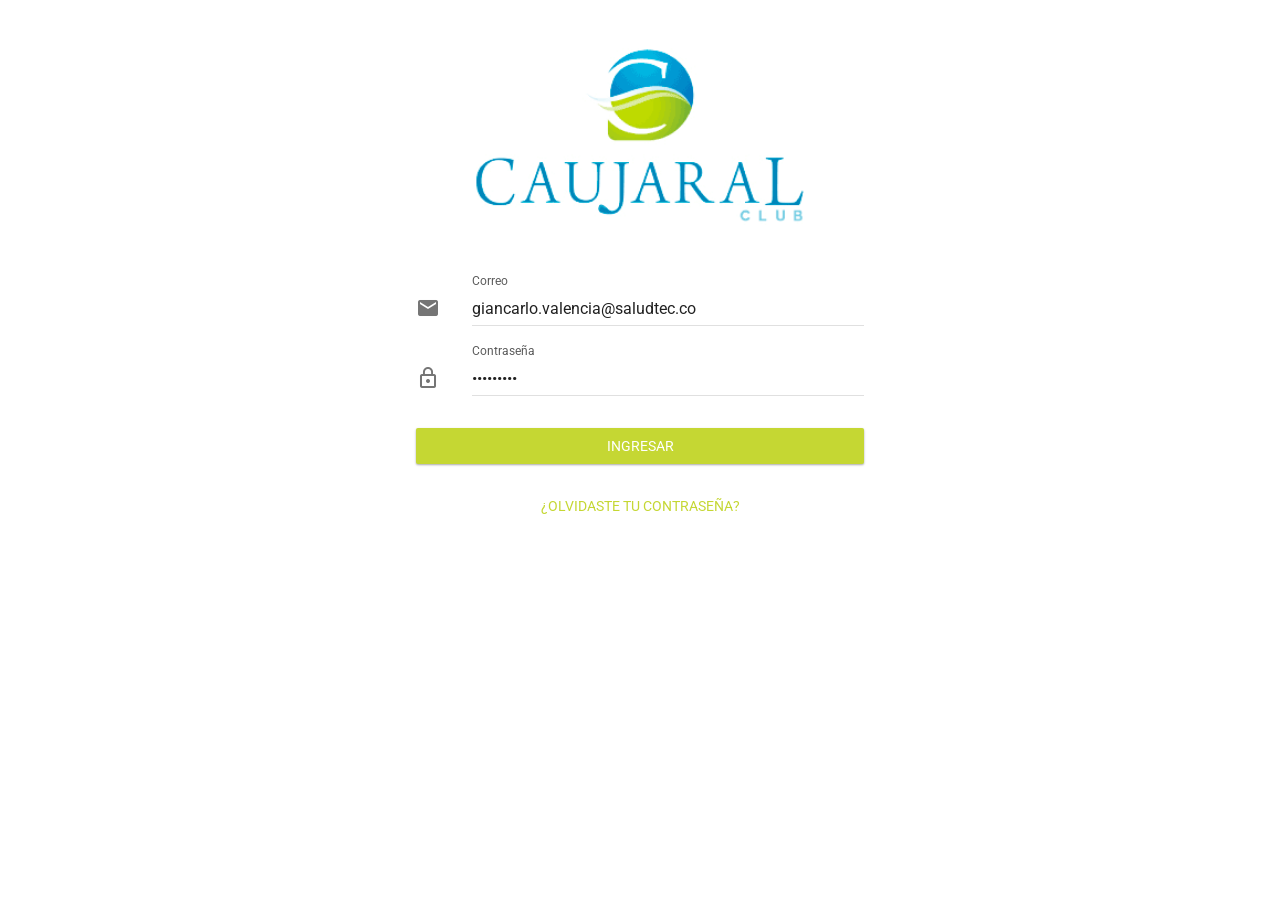
<file: www/index.html>
<!DOCTYPE html>
<html>
  <head>
    <meta charset="utf-8">
    <meta name="viewport" content="width=device-width, initial-scale=1, maximum-scale=1, minimum-scale=1, user-scalable=no, minimal-ui">
    <meta name="mobile-web-app-capable" content="yes">
    <meta name="apple-mobile-web-app-capable" content="yes">
    <meta name="apple-mobile-web-app-status-bar-style" content="#002753">
    <meta name="theme-color" content="#002753">
    <title>App</title>
    <link rel="stylesheet" href="css/framework7.material.css">
    <link rel="stylesheet" href="css/framework7.material.colors.css">
    <link href="http://fonts.googleapis.com/css?family=Roboto:400,300,500,700" rel="stylesheet" type="text/css">
    <link rel="stylesheet" href="css/material-icons.css">
    <link rel="stylesheet" href="css/kitchen-sink.css">
    <link rel="stylesheet" href="css/app.css">
    <link rel="stylesheet" href="css/d.css">
    <!-- CSS for Datatables -->
    <!-- <link rel="stylesheet" href="css/datatables/datatables.min.css"> -->

    <link rel="icon" href="img/icon.png">
    <script type="text/javascript" src="js/main.js"></script>
  </head>
  <body>
    <!-- LEFT MENU -->
    <div class="statusbar-overlay"></div>
    <div class="panel-overlay"></div>
    <div class="panel panel-left panel-cover">
      <div class="view navbar-fixed">
        <div class="pages">
          <div data-page="panel-left" class="page">
            <div class="page-content" id="left-menu">
              <div class="content-block left-menu-header">
                <img src="img/logo.png" alt="">
                <div class="left-menu-info-user">
                  <p class="left-menu-user" id="user-info-menu">Giancarlo Valencia Sierra</p>
                  <p class="left-menu-db" id="selected-store-menu">Código: 193729102</p>
                </div>
              </div>
              <div class="list-block" id="main-options-menu">
                <ul>
                  <li>
                    <a href="views/restaurants-list.html" class="item-link close-panel" id="settings-menu">
                      <div class="item-content">
                        <div class="item-media icon-lighten"><i class="material-icons">restaurant_menu</i></div>
                        <div class="item-inner">
                          <div class="item-title">Restaurantes</div>
                        </div>
                      </div>
                    </a>
                  </li>
                  <li>
                    <a href="views/court-list.html" class="item-link close-panel" id="sync-data-menu">
                      <div class="item-content">
                        <div class="item-media icon-lighten"><i class="material-icons">golf_course</i></div>
                        <div class="item-inner">
                          <div class="item-title">Deportes</div>
                        </div>
                      </div>
                    </a>
                  </li>
                </ul>
              </div>
              <div class="list-block" id="client-options-menu" style="display: none;">
                <ul>
                  <li>
                    <a href="views/change-password.html" class="item-link close-panel" id="client-profile-edit-menu">
                      <div class="item-content">
                        <div class="item-media icon-lighten"><i class="material-icons">settings</i></div>
                        <div class="item-inner">
                          <div class="item-title">Actualizar datos</div>
                        </div>
                      </div>
                    </a>
                  </li>
                  <li>
                    <a href="views/sync-data.html" class="item-link close-panel" id="client-product-list-menu">
                      <div class="item-content">
                        <div class="item-media icon-lighten"><i class="material-icons">sync</i></div>
                        <div class="item-inner">
                          <div class="item-title">Pedidos</div>
                        </div>
                      </div>
                    </a>
                  </li>
                  <li>
                    <a href="views/debts.html" class="item-link close-panel" id="client-debts-menu">
                      <div class="item-content">
                        <div class="item-media icon-lighten"><i class="material-icons">sync</i></div>
                        <div class="item-inner">
                          <div class="item-title">Cartera</div>
                        </div>
                      </div>
                    </a>
                  </li>
                </ul>
              </div>
              <div class="list-block sign-out-menu-link">
                <ul>
                  <li>
                    <a href="views/change-password.html" class="item-link close-panel" id="client-profile-edit-menu">
                      <div class="item-content">
                        <div class="item-media icon-lighten"><i class="material-icons">settings</i></div>
                        <div class="item-inner">
                          <div class="item-title">Configuración</div>
                        </div>
                      </div>
                    </a>
                  </li>
                  <li>
                    <a href="#" class="item close-panel" id="sign-out-app-menu">
                      <div class="item-content">
                        <div class="item-media icon-lighten"><i class="material-icons">exit_to_app</i></div>
                        <div class="item-inner">
                          <div class="item-title">Cerrar Sesión</div>
                        </div>
                      </div>
                    </a>
                  </li>
                </ul>
              </div>
            </div>
          </div>
        </div>
      </div>
    </div>
    <!-- END LEFT MENU -->

    <!-- MAIN CONTAINER -->
    <div class="view view-main">
      <div class="pages navbar-fixed">
        <div data-page="index" class="page">
          <div class="page-content">
          </div>
        </div>
      </div>
    </div>
    <!-- END MAIN CONTAINER -->

    <!-- SCRIPTS -->
    <script type="text/javascript" src="js/DB.js"></script>
    <script type="text/javascript" src="js/framework7.js"></script>
    <script type="text/javascript" src="js/myApp.js"></script>
    <script type="text/javascript" src="js/jquery-3.2.1.min.js"></script>
    <!-- <script type="text/javascript" src="js/cordova.js"></script> -->
    <script type="text/javascript" src="js/index.js"></script>

    <!-- MODULES -->
    <script type="text/javascript" src="js/modules/auth.js"></script>
    <script type="text/javascript" src="js/modules/app-main-info.js"></script>
    <script type="text/javascript" src="js/modules/client.js"></script>
    <script type="text/javascript" src="js/modules/products.js"></script>
    <script type="text/javascript" src="js/modules/debts.js"></script>

    <!-- SCRIPT for datatables -->
    <script type="text/javascript" src="js/datatables/datatables.min.js"></script>

    <!-- ON DOCUMENT READY -->
    <script type="text/javascript">
      $(document).ready(function(){
        if (!localStorage.getItem("auth")) {
          mainView.router.loadPage(APP_VIEWS.login);
        } else {
          mainView.router.loadPage(APP_VIEWS.main);
        }
      });
    </script>

  </body>
</html>
</file>
<file: www/css/framework7.material.css>
/**
 * Framework7 1.6.4
 * Full featured mobile HTML framework for building iOS & Android apps
 *
 * Google Material Theme
 *
 * http://framework7.io/
 *
 * Copyright 2017, Vladimir Kharlampidi
 * The iDangero.us
 * http://www.idangero.us/
 *
 * Licensed under MIT
 *
 * Released on: May 31, 2017
 */
html,
body,
.framework7-root {
  position: relative;
  height: 100%;
  width: 100%;
  overflow-x: hidden;
}
body {
  font-family: Roboto, Noto, Helvetica, Arial, sans-serif;
  margin: 0;
  padding: 0;
  color: #212121;
  font-size: 14px;
  line-height: 1.5;
  width: 100%;
  -webkit-text-size-adjust: 100%;
  background: #fff;
  overflow: hidden;
}
.framework7-root {
  overflow: hidden;
}
* {
  -webkit-tap-highlight-color: rgba(0, 0, 0, 0);
  -webkit-touch-callout: none;
}
a,
input,
textarea,
select {
  outline: 0;
}
a {
  text-decoration: none;
  color: #C5D733;
}
p {
  margin: 1em 0;
}
/* === Grid === */
.row {
  display: -webkit-box;
  display: -ms-flexbox;
  display: -webkit-flex;
  display: flex;
  -webkit-box-pack: justify;
  -ms-flex-pack: justify;
  -webkit-justify-content: space-between;
  justify-content: space-between;
  -webkit-box-lines: multiple;
  -moz-box-lines: multiple;
  -webkit-flex-wrap: wrap;
  -ms-flex-wrap: wrap;
  flex-wrap: wrap;
  -webkit-box-align: start;
  -ms-flex-align: start;
  -webkit-align-items: flex-start;
  align-items: flex-start;
}
.row > [class*="col-"] {
  box-sizing: border-box;
}
.row .col-auto {
  width: 100%;
}
.row .col-100 {
  width: 100%;
  width: -webkit-calc((100% - 16px*0) / 1);
  width: calc((100% - 16px*0) / 1);
}
.row.no-gutter .col-100 {
  width: 100%;
}
.row .col-95 {
  width: 95%;
  width: -webkit-calc((100% - 16px*0.05263157894736836) / 1.0526315789473684);
  width: calc((100% - 16px*0.05263157894736836) / 1.0526315789473684);
}
.row.no-gutter .col-95 {
  width: 95%;
}
.row .col-90 {
  width: 90%;
  width: -webkit-calc((100% - 16px*0.11111111111111116) / 1.1111111111111112);
  width: calc((100% - 16px*0.11111111111111116) / 1.1111111111111112);
}
.row.no-gutter .col-90 {
  width: 90%;
}
.row .col-85 {
  width: 85%;
  width: -webkit-calc((100% - 16px*0.17647058823529416) / 1.1764705882352942);
  width: calc((100% - 16px*0.17647058823529416) / 1.1764705882352942);
}
.row.no-gutter .col-85 {
  width: 85%;
}
.row .col-80 {
  width: 80%;
  width: -webkit-calc((100% - 16px*0.25) / 1.25);
  width: calc((100% - 16px*0.25) / 1.25);
}
.row.no-gutter .col-80 {
  width: 80%;
}
.row .col-75 {
  width: 75%;
  width: -webkit-calc((100% - 16px*0.33333333333333326) / 1.3333333333333333);
  width: calc((100% - 16px*0.33333333333333326) / 1.3333333333333333);
}
.row.no-gutter .col-75 {
  width: 75%;
}
.row .col-70 {
  width: 70%;
  width: -webkit-calc((100% - 16px*0.4285714285714286) / 1.4285714285714286);
  width: calc((100% - 16px*0.4285714285714286) / 1.4285714285714286);
}
.row.no-gutter .col-70 {
  width: 70%;
}
.row .col-66 {
  width: 66.66666666666666%;
  width: -webkit-calc((100% - 16px*0.5000000000000002) / 1.5000000000000002);
  width: calc((100% - 16px*0.5000000000000002) / 1.5000000000000002);
}
.row.no-gutter .col-66 {
  width: 66.66666666666666%;
}
.row .col-65 {
  width: 65%;
  width: -webkit-calc((100% - 16px*0.5384615384615385) / 1.5384615384615385);
  width: calc((100% - 16px*0.5384615384615385) / 1.5384615384615385);
}
.row.no-gutter .col-65 {
  width: 65%;
}
.row .col-60 {
  width: 60%;
  width: -webkit-calc((100% - 16px*0.6666666666666667) / 1.6666666666666667);
  width: calc((100% - 16px*0.6666666666666667) / 1.6666666666666667);
}
.row.no-gutter .col-60 {
  width: 60%;
}
.row .col-55 {
  width: 55%;
  width: -webkit-calc((100% - 16px*0.8181818181818181) / 1.8181818181818181);
  width: calc((100% - 16px*0.8181818181818181) / 1.8181818181818181);
}
.row.no-gutter .col-55 {
  width: 55%;
}
.row .col-50 {
  width: 50%;
  width: -webkit-calc((100% - 16px*1) / 2);
  width: calc((100% - 16px*1) / 2);
}
.row.no-gutter .col-50 {
  width: 50%;
}
.row .col-45 {
  width: 45%;
  width: -webkit-calc((100% - 16px*1.2222222222222223) / 2.2222222222222223);
  width: calc((100% - 16px*1.2222222222222223) / 2.2222222222222223);
}
.row.no-gutter .col-45 {
  width: 45%;
}
.row .col-40 {
  width: 40%;
  width: -webkit-calc((100% - 16px*1.5) / 2.5);
  width: calc((100% - 16px*1.5) / 2.5);
}
.row.no-gutter .col-40 {
  width: 40%;
}
.row .col-35 {
  width: 35%;
  width: -webkit-calc((100% - 16px*1.8571428571428572) / 2.857142857142857);
  width: calc((100% - 16px*1.8571428571428572) / 2.857142857142857);
}
.row.no-gutter .col-35 {
  width: 35%;
}
.row .col-33 {
  width: 33.333333333333336%;
  width: -webkit-calc((100% - 16px*2) / 3);
  width: calc((100% - 16px*2) / 3);
}
.row.no-gutter .col-33 {
  width: 33.333333333333336%;
}
.row .col-30 {
  width: 30%;
  width: -webkit-calc((100% - 16px*2.3333333333333335) / 3.3333333333333335);
  width: calc((100% - 16px*2.3333333333333335) / 3.3333333333333335);
}
.row.no-gutter .col-30 {
  width: 30%;
}
.row .col-25 {
  width: 25%;
  width: -webkit-calc((100% - 16px*3) / 4);
  width: calc((100% - 16px*3) / 4);
}
.row.no-gutter .col-25 {
  width: 25%;
}
.row .col-20 {
  width: 20%;
  width: -webkit-calc((100% - 16px*4) / 5);
  width: calc((100% - 16px*4) / 5);
}
.row.no-gutter .col-20 {
  width: 20%;
}
.row .col-15 {
  width: 15%;
  width: -webkit-calc((100% - 16px*5.666666666666667) / 6.666666666666667);
  width: calc((100% - 16px*5.666666666666667) / 6.666666666666667);
}
.row.no-gutter .col-15 {
  width: 15%;
}
.row .col-10 {
  width: 10%;
  width: -webkit-calc((100% - 16px*9) / 10);
  width: calc((100% - 16px*9) / 10);
}
.row.no-gutter .col-10 {
  width: 10%;
}
.row .col-5 {
  width: 5%;
  width: -webkit-calc((100% - 16px*19) / 20);
  width: calc((100% - 16px*19) / 20);
}
.row.no-gutter .col-5 {
  width: 5%;
}
.row .col-auto:nth-last-child(1),
.row .col-auto:nth-last-child(1) ~ .col-auto {
  width: 100%;
  width: -webkit-calc((100% - 16px*0) / 1);
  width: calc((100% - 16px*0) / 1);
}
.row.no-gutter .col-auto:nth-last-child(1),
.row.no-gutter .col-auto:nth-last-child(1) ~ .col-auto {
  width: 100%;
}
.row .col-auto:nth-last-child(2),
.row .col-auto:nth-last-child(2) ~ .col-auto {
  width: 50%;
  width: -webkit-calc((100% - 16px*1) / 2);
  width: calc((100% - 16px*1) / 2);
}
.row.no-gutter .col-auto:nth-last-child(2),
.row.no-gutter .col-auto:nth-last-child(2) ~ .col-auto {
  width: 50%;
}
.row .col-auto:nth-last-child(3),
.row .col-auto:nth-last-child(3) ~ .col-auto {
  width: 33.33333333%;
  width: -webkit-calc((100% - 16px*2) / 3);
  width: calc((100% - 16px*2) / 3);
}
.row.no-gutter .col-auto:nth-last-child(3),
.row.no-gutter .col-auto:nth-last-child(3) ~ .col-auto {
  width: 33.33333333%;
}
.row .col-auto:nth-last-child(4),
.row .col-auto:nth-last-child(4) ~ .col-auto {
  width: 25%;
  width: -webkit-calc((100% - 16px*3) / 4);
  width: calc((100% - 16px*3) / 4);
}
.row.no-gutter .col-auto:nth-last-child(4),
.row.no-gutter .col-auto:nth-last-child(4) ~ .col-auto {
  width: 25%;
}
.row .col-auto:nth-last-child(5),
.row .col-auto:nth-last-child(5) ~ .col-auto {
  width: 20%;
  width: -webkit-calc((100% - 16px*4) / 5);
  width: calc((100% - 16px*4) / 5);
}
.row.no-gutter .col-auto:nth-last-child(5),
.row.no-gutter .col-auto:nth-last-child(5) ~ .col-auto {
  width: 20%;
}
.row .col-auto:nth-last-child(6),
.row .col-auto:nth-last-child(6) ~ .col-auto {
  width: 16.66666667%;
  width: -webkit-calc((100% - 16px*5) / 6);
  width: calc((100% - 16px*5) / 6);
}
.row.no-gutter .col-auto:nth-last-child(6),
.row.no-gutter .col-auto:nth-last-child(6) ~ .col-auto {
  width: 16.66666667%;
}
.row .col-auto:nth-last-child(7),
.row .col-auto:nth-last-child(7) ~ .col-auto {
  width: 14.28571429%;
  width: -webkit-calc((100% - 16px*6) / 7);
  width: calc((100% - 16px*6) / 7);
}
.row.no-gutter .col-auto:nth-last-child(7),
.row.no-gutter .col-auto:nth-last-child(7) ~ .col-auto {
  width: 14.28571429%;
}
.row .col-auto:nth-last-child(8),
.row .col-auto:nth-last-child(8) ~ .col-auto {
  width: 12.5%;
  width: -webkit-calc((100% - 16px*7) / 8);
  width: calc((100% - 16px*7) / 8);
}
.row.no-gutter .col-auto:nth-last-child(8),
.row.no-gutter .col-auto:nth-last-child(8) ~ .col-auto {
  width: 12.5%;
}
.row .col-auto:nth-last-child(9),
.row .col-auto:nth-last-child(9) ~ .col-auto {
  width: 11.11111111%;
  width: -webkit-calc((100% - 16px*8) / 9);
  width: calc((100% - 16px*8) / 9);
}
.row.no-gutter .col-auto:nth-last-child(9),
.row.no-gutter .col-auto:nth-last-child(9) ~ .col-auto {
  width: 11.11111111%;
}
.row .col-auto:nth-last-child(10),
.row .col-auto:nth-last-child(10) ~ .col-auto {
  width: 10%;
  width: -webkit-calc((100% - 16px*9) / 10);
  width: calc((100% - 16px*9) / 10);
}
.row.no-gutter .col-auto:nth-last-child(10),
.row.no-gutter .col-auto:nth-last-child(10) ~ .col-auto {
  width: 10%;
}
.row .col-auto:nth-last-child(11),
.row .col-auto:nth-last-child(11) ~ .col-auto {
  width: 9.09090909%;
  width: -webkit-calc((100% - 16px*10) / 11);
  width: calc((100% - 16px*10) / 11);
}
.row.no-gutter .col-auto:nth-last-child(11),
.row.no-gutter .col-auto:nth-last-child(11) ~ .col-auto {
  width: 9.09090909%;
}
.row .col-auto:nth-last-child(12),
.row .col-auto:nth-last-child(12) ~ .col-auto {
  width: 8.33333333%;
  width: -webkit-calc((100% - 16px*11) / 12);
  width: calc((100% - 16px*11) / 12);
}
.row.no-gutter .col-auto:nth-last-child(12),
.row.no-gutter .col-auto:nth-last-child(12) ~ .col-auto {
  width: 8.33333333%;
}
.row .col-auto:nth-last-child(13),
.row .col-auto:nth-last-child(13) ~ .col-auto {
  width: 7.69230769%;
  width: -webkit-calc((100% - 16px*12) / 13);
  width: calc((100% - 16px*12) / 13);
}
.row.no-gutter .col-auto:nth-last-child(13),
.row.no-gutter .col-auto:nth-last-child(13) ~ .col-auto {
  width: 7.69230769%;
}
.row .col-auto:nth-last-child(14),
.row .col-auto:nth-last-child(14) ~ .col-auto {
  width: 7.14285714%;
  width: -webkit-calc((100% - 16px*13) / 14);
  width: calc((100% - 16px*13) / 14);
}
.row.no-gutter .col-auto:nth-last-child(14),
.row.no-gutter .col-auto:nth-last-child(14) ~ .col-auto {
  width: 7.14285714%;
}
.row .col-auto:nth-last-child(15),
.row .col-auto:nth-last-child(15) ~ .col-auto {
  width: 6.66666667%;
  width: -webkit-calc((100% - 16px*14) / 15);
  width: calc((100% - 16px*14) / 15);
}
.row.no-gutter .col-auto:nth-last-child(15),
.row.no-gutter .col-auto:nth-last-child(15) ~ .col-auto {
  width: 6.66666667%;
}
.row .col-auto:nth-last-child(16),
.row .col-auto:nth-last-child(16) ~ .col-auto {
  width: 6.25%;
  width: -webkit-calc((100% - 16px*15) / 16);
  width: calc((100% - 16px*15) / 16);
}
.row.no-gutter .col-auto:nth-last-child(16),
.row.no-gutter .col-auto:nth-last-child(16) ~ .col-auto {
  width: 6.25%;
}
.row .col-auto:nth-last-child(17),
.row .col-auto:nth-last-child(17) ~ .col-auto {
  width: 5.88235294%;
  width: -webkit-calc((100% - 16px*16) / 17);
  width: calc((100% - 16px*16) / 17);
}
.row.no-gutter .col-auto:nth-last-child(17),
.row.no-gutter .col-auto:nth-last-child(17) ~ .col-auto {
  width: 5.88235294%;
}
.row .col-auto:nth-last-child(18),
.row .col-auto:nth-last-child(18) ~ .col-auto {
  width: 5.55555556%;
  width: -webkit-calc((100% - 16px*17) / 18);
  width: calc((100% - 16px*17) / 18);
}
.row.no-gutter .col-auto:nth-last-child(18),
.row.no-gutter .col-auto:nth-last-child(18) ~ .col-auto {
  width: 5.55555556%;
}
.row .col-auto:nth-last-child(19),
.row .col-auto:nth-last-child(19) ~ .col-auto {
  width: 5.26315789%;
  width: -webkit-calc((100% - 16px*18) / 19);
  width: calc((100% - 16px*18) / 19);
}
.row.no-gutter .col-auto:nth-last-child(19),
.row.no-gutter .col-auto:nth-last-child(19) ~ .col-auto {
  width: 5.26315789%;
}
.row .col-auto:nth-last-child(20),
.row .col-auto:nth-last-child(20) ~ .col-auto {
  width: 5%;
  width: -webkit-calc((100% - 16px*19) / 20);
  width: calc((100% - 16px*19) / 20);
}
.row.no-gutter .col-auto:nth-last-child(20),
.row.no-gutter .col-auto:nth-last-child(20) ~ .col-auto {
  width: 5%;
}
.row .col-auto:nth-last-child(21),
.row .col-auto:nth-last-child(21) ~ .col-auto {
  width: 4.76190476%;
  width: -webkit-calc((100% - 16px*20) / 21);
  width: calc((100% - 16px*20) / 21);
}
.row.no-gutter .col-auto:nth-last-child(21),
.row.no-gutter .col-auto:nth-last-child(21) ~ .col-auto {
  width: 4.76190476%;
}
@media all and (min-width: 768px) {
  .row .tablet-100 {
    width: 100%;
    width: -webkit-calc((100% - 16px*0) / 1);
    width: calc((100% - 16px*0) / 1);
  }
  .row.no-gutter .tablet-100 {
    width: 100%;
  }
  .row .tablet-95 {
    width: 95%;
    width: -webkit-calc((100% - 16px*0.05263157894736836) / 1.0526315789473684);
    width: calc((100% - 16px*0.05263157894736836) / 1.0526315789473684);
  }
  .row.no-gutter .tablet-95 {
    width: 95%;
  }
  .row .tablet-90 {
    width: 90%;
    width: -webkit-calc((100% - 16px*0.11111111111111116) / 1.1111111111111112);
    width: calc((100% - 16px*0.11111111111111116) / 1.1111111111111112);
  }
  .row.no-gutter .tablet-90 {
    width: 90%;
  }
  .row .tablet-85 {
    width: 85%;
    width: -webkit-calc((100% - 16px*0.17647058823529416) / 1.1764705882352942);
    width: calc((100% - 16px*0.17647058823529416) / 1.1764705882352942);
  }
  .row.no-gutter .tablet-85 {
    width: 85%;
  }
  .row .tablet-80 {
    width: 80%;
    width: -webkit-calc((100% - 16px*0.25) / 1.25);
    width: calc((100% - 16px*0.25) / 1.25);
  }
  .row.no-gutter .tablet-80 {
    width: 80%;
  }
  .row .tablet-75 {
    width: 75%;
    width: -webkit-calc((100% - 16px*0.33333333333333326) / 1.3333333333333333);
    width: calc((100% - 16px*0.33333333333333326) / 1.3333333333333333);
  }
  .row.no-gutter .tablet-75 {
    width: 75%;
  }
  .row .tablet-70 {
    width: 70%;
    width: -webkit-calc((100% - 16px*0.4285714285714286) / 1.4285714285714286);
    width: calc((100% - 16px*0.4285714285714286) / 1.4285714285714286);
  }
  .row.no-gutter .tablet-70 {
    width: 70%;
  }
  .row .tablet-66 {
    width: 66.66666666666666%;
    width: -webkit-calc((100% - 16px*0.5000000000000002) / 1.5000000000000002);
    width: calc((100% - 16px*0.5000000000000002) / 1.5000000000000002);
  }
  .row.no-gutter .tablet-66 {
    width: 66.66666666666666%;
  }
  .row .tablet-65 {
    width: 65%;
    width: -webkit-calc((100% - 16px*0.5384615384615385) / 1.5384615384615385);
    width: calc((100% - 16px*0.5384615384615385) / 1.5384615384615385);
  }
  .row.no-gutter .tablet-65 {
    width: 65%;
  }
  .row .tablet-60 {
    width: 60%;
    width: -webkit-calc((100% - 16px*0.6666666666666667) / 1.6666666666666667);
    width: calc((100% - 16px*0.6666666666666667) / 1.6666666666666667);
  }
  .row.no-gutter .tablet-60 {
    width: 60%;
  }
  .row .tablet-55 {
    width: 55%;
    width: -webkit-calc((100% - 16px*0.8181818181818181) / 1.8181818181818181);
    width: calc((100% - 16px*0.8181818181818181) / 1.8181818181818181);
  }
  .row.no-gutter .tablet-55 {
    width: 55%;
  }
  .row .tablet-50 {
    width: 50%;
    width: -webkit-calc((100% - 16px*1) / 2);
    width: calc((100% - 16px*1) / 2);
  }
  .row.no-gutter .tablet-50 {
    width: 50%;
  }
  .row .tablet-45 {
    width: 45%;
    width: -webkit-calc((100% - 16px*1.2222222222222223) / 2.2222222222222223);
    width: calc((100% - 16px*1.2222222222222223) / 2.2222222222222223);
  }
  .row.no-gutter .tablet-45 {
    width: 45%;
  }
  .row .tablet-40 {
    width: 40%;
    width: -webkit-calc((100% - 16px*1.5) / 2.5);
    width: calc((100% - 16px*1.5) / 2.5);
  }
  .row.no-gutter .tablet-40 {
    width: 40%;
  }
  .row .tablet-35 {
    width: 35%;
    width: -webkit-calc((100% - 16px*1.8571428571428572) / 2.857142857142857);
    width: calc((100% - 16px*1.8571428571428572) / 2.857142857142857);
  }
  .row.no-gutter .tablet-35 {
    width: 35%;
  }
  .row .tablet-33 {
    width: 33.333333333333336%;
    width: -webkit-calc((100% - 16px*2) / 3);
    width: calc((100% - 16px*2) / 3);
  }
  .row.no-gutter .tablet-33 {
    width: 33.333333333333336%;
  }
  .row .tablet-30 {
    width: 30%;
    width: -webkit-calc((100% - 16px*2.3333333333333335) / 3.3333333333333335);
    width: calc((100% - 16px*2.3333333333333335) / 3.3333333333333335);
  }
  .row.no-gutter .tablet-30 {
    width: 30%;
  }
  .row .tablet-25 {
    width: 25%;
    width: -webkit-calc((100% - 16px*3) / 4);
    width: calc((100% - 16px*3) / 4);
  }
  .row.no-gutter .tablet-25 {
    width: 25%;
  }
  .row .tablet-20 {
    width: 20%;
    width: -webkit-calc((100% - 16px*4) / 5);
    width: calc((100% - 16px*4) / 5);
  }
  .row.no-gutter .tablet-20 {
    width: 20%;
  }
  .row .tablet-15 {
    width: 15%;
    width: -webkit-calc((100% - 16px*5.666666666666667) / 6.666666666666667);
    width: calc((100% - 16px*5.666666666666667) / 6.666666666666667);
  }
  .row.no-gutter .tablet-15 {
    width: 15%;
  }
  .row .tablet-10 {
    width: 10%;
    width: -webkit-calc((100% - 16px*9) / 10);
    width: calc((100% - 16px*9) / 10);
  }
  .row.no-gutter .tablet-10 {
    width: 10%;
  }
  .row .tablet-5 {
    width: 5%;
    width: -webkit-calc((100% - 16px*19) / 20);
    width: calc((100% - 16px*19) / 20);
  }
  .row.no-gutter .tablet-5 {
    width: 5%;
  }
  .row .tablet-auto:nth-last-child(1),
  .row .tablet-auto:nth-last-child(1) ~ .col-auto {
    width: 100%;
    width: -webkit-calc((100% - 16px*0) / 1);
    width: calc((100% - 16px*0) / 1);
  }
  .row.no-gutter .tablet-auto:nth-last-child(1),
  .row.no-gutter .tablet-auto:nth-last-child(1) ~ .tablet-auto {
    width: 100%;
  }
  .row .tablet-auto:nth-last-child(2),
  .row .tablet-auto:nth-last-child(2) ~ .col-auto {
    width: 50%;
    width: -webkit-calc((100% - 16px*1) / 2);
    width: calc((100% - 16px*1) / 2);
  }
  .row.no-gutter .tablet-auto:nth-last-child(2),
  .row.no-gutter .tablet-auto:nth-last-child(2) ~ .tablet-auto {
    width: 50%;
  }
  .row .tablet-auto:nth-last-child(3),
  .row .tablet-auto:nth-last-child(3) ~ .col-auto {
    width: 33.33333333%;
    width: -webkit-calc((100% - 16px*2) / 3);
    width: calc((100% - 16px*2) / 3);
  }
  .row.no-gutter .tablet-auto:nth-last-child(3),
  .row.no-gutter .tablet-auto:nth-last-child(3) ~ .tablet-auto {
    width: 33.33333333%;
  }
  .row .tablet-auto:nth-last-child(4),
  .row .tablet-auto:nth-last-child(4) ~ .col-auto {
    width: 25%;
    width: -webkit-calc((100% - 16px*3) / 4);
    width: calc((100% - 16px*3) / 4);
  }
  .row.no-gutter .tablet-auto:nth-last-child(4),
  .row.no-gutter .tablet-auto:nth-last-child(4) ~ .tablet-auto {
    width: 25%;
  }
  .row .tablet-auto:nth-last-child(5),
  .row .tablet-auto:nth-last-child(5) ~ .col-auto {
    width: 20%;
    width: -webkit-calc((100% - 16px*4) / 5);
    width: calc((100% - 16px*4) / 5);
  }
  .row.no-gutter .tablet-auto:nth-last-child(5),
  .row.no-gutter .tablet-auto:nth-last-child(5) ~ .tablet-auto {
    width: 20%;
  }
  .row .tablet-auto:nth-last-child(6),
  .row .tablet-auto:nth-last-child(6) ~ .col-auto {
    width: 16.66666667%;
    width: -webkit-calc((100% - 16px*5) / 6);
    width: calc((100% - 16px*5) / 6);
  }
  .row.no-gutter .tablet-auto:nth-last-child(6),
  .row.no-gutter .tablet-auto:nth-last-child(6) ~ .tablet-auto {
    width: 16.66666667%;
  }
  .row .tablet-auto:nth-last-child(7),
  .row .tablet-auto:nth-last-child(7) ~ .col-auto {
    width: 14.28571429%;
    width: -webkit-calc((100% - 16px*6) / 7);
    width: calc((100% - 16px*6) / 7);
  }
  .row.no-gutter .tablet-auto:nth-last-child(7),
  .row.no-gutter .tablet-auto:nth-last-child(7) ~ .tablet-auto {
    width: 14.28571429%;
  }
  .row .tablet-auto:nth-last-child(8),
  .row .tablet-auto:nth-last-child(8) ~ .col-auto {
    width: 12.5%;
    width: -webkit-calc((100% - 16px*7) / 8);
    width: calc((100% - 16px*7) / 8);
  }
  .row.no-gutter .tablet-auto:nth-last-child(8),
  .row.no-gutter .tablet-auto:nth-last-child(8) ~ .tablet-auto {
    width: 12.5%;
  }
  .row .tablet-auto:nth-last-child(9),
  .row .tablet-auto:nth-last-child(9) ~ .col-auto {
    width: 11.11111111%;
    width: -webkit-calc((100% - 16px*8) / 9);
    width: calc((100% - 16px*8) / 9);
  }
  .row.no-gutter .tablet-auto:nth-last-child(9),
  .row.no-gutter .tablet-auto:nth-last-child(9) ~ .tablet-auto {
    width: 11.11111111%;
  }
  .row .tablet-auto:nth-last-child(10),
  .row .tablet-auto:nth-last-child(10) ~ .col-auto {
    width: 10%;
    width: -webkit-calc((100% - 16px*9) / 10);
    width: calc((100% - 16px*9) / 10);
  }
  .row.no-gutter .tablet-auto:nth-last-child(10),
  .row.no-gutter .tablet-auto:nth-last-child(10) ~ .tablet-auto {
    width: 10%;
  }
  .row .tablet-auto:nth-last-child(11),
  .row .tablet-auto:nth-last-child(11) ~ .col-auto {
    width: 9.09090909%;
    width: -webkit-calc((100% - 16px*10) / 11);
    width: calc((100% - 16px*10) / 11);
  }
  .row.no-gutter .tablet-auto:nth-last-child(11),
  .row.no-gutter .tablet-auto:nth-last-child(11) ~ .tablet-auto {
    width: 9.09090909%;
  }
  .row .tablet-auto:nth-last-child(12),
  .row .tablet-auto:nth-last-child(12) ~ .col-auto {
    width: 8.33333333%;
    width: -webkit-calc((100% - 16px*11) / 12);
    width: calc((100% - 16px*11) / 12);
  }
  .row.no-gutter .tablet-auto:nth-last-child(12),
  .row.no-gutter .tablet-auto:nth-last-child(12) ~ .tablet-auto {
    width: 8.33333333%;
  }
  .row .tablet-auto:nth-last-child(13),
  .row .tablet-auto:nth-last-child(13) ~ .col-auto {
    width: 7.69230769%;
    width: -webkit-calc((100% - 16px*12) / 13);
    width: calc((100% - 16px*12) / 13);
  }
  .row.no-gutter .tablet-auto:nth-last-child(13),
  .row.no-gutter .tablet-auto:nth-last-child(13) ~ .tablet-auto {
    width: 7.69230769%;
  }
  .row .tablet-auto:nth-last-child(14),
  .row .tablet-auto:nth-last-child(14) ~ .col-auto {
    width: 7.14285714%;
    width: -webkit-calc((100% - 16px*13) / 14);
    width: calc((100% - 16px*13) / 14);
  }
  .row.no-gutter .tablet-auto:nth-last-child(14),
  .row.no-gutter .tablet-auto:nth-last-child(14) ~ .tablet-auto {
    width: 7.14285714%;
  }
  .row .tablet-auto:nth-last-child(15),
  .row .tablet-auto:nth-last-child(15) ~ .col-auto {
    width: 6.66666667%;
    width: -webkit-calc((100% - 16px*14) / 15);
    width: calc((100% - 16px*14) / 15);
  }
  .row.no-gutter .tablet-auto:nth-last-child(15),
  .row.no-gutter .tablet-auto:nth-last-child(15) ~ .tablet-auto {
    width: 6.66666667%;
  }
  .row .tablet-auto:nth-last-child(16),
  .row .tablet-auto:nth-last-child(16) ~ .col-auto {
    width: 6.25%;
    width: -webkit-calc((100% - 16px*15) / 16);
    width: calc((100% - 16px*15) / 16);
  }
  .row.no-gutter .tablet-auto:nth-last-child(16),
  .row.no-gutter .tablet-auto:nth-last-child(16) ~ .tablet-auto {
    width: 6.25%;
  }
  .row .tablet-auto:nth-last-child(17),
  .row .tablet-auto:nth-last-child(17) ~ .col-auto {
    width: 5.88235294%;
    width: -webkit-calc((100% - 16px*16) / 17);
    width: calc((100% - 16px*16) / 17);
  }
  .row.no-gutter .tablet-auto:nth-last-child(17),
  .row.no-gutter .tablet-auto:nth-last-child(17) ~ .tablet-auto {
    width: 5.88235294%;
  }
  .row .tablet-auto:nth-last-child(18),
  .row .tablet-auto:nth-last-child(18) ~ .col-auto {
    width: 5.55555556%;
    width: -webkit-calc((100% - 16px*17) / 18);
    width: calc((100% - 16px*17) / 18);
  }
  .row.no-gutter .tablet-auto:nth-last-child(18),
  .row.no-gutter .tablet-auto:nth-last-child(18) ~ .tablet-auto {
    width: 5.55555556%;
  }
  .row .tablet-auto:nth-last-child(19),
  .row .tablet-auto:nth-last-child(19) ~ .col-auto {
    width: 5.26315789%;
    width: -webkit-calc((100% - 16px*18) / 19);
    width: calc((100% - 16px*18) / 19);
  }
  .row.no-gutter .tablet-auto:nth-last-child(19),
  .row.no-gutter .tablet-auto:nth-last-child(19) ~ .tablet-auto {
    width: 5.26315789%;
  }
  .row .tablet-auto:nth-last-child(20),
  .row .tablet-auto:nth-last-child(20) ~ .col-auto {
    width: 5%;
    width: -webkit-calc((100% - 16px*19) / 20);
    width: calc((100% - 16px*19) / 20);
  }
  .row.no-gutter .tablet-auto:nth-last-child(20),
  .row.no-gutter .tablet-auto:nth-last-child(20) ~ .tablet-auto {
    width: 5%;
  }
  .row .tablet-auto:nth-last-child(21),
  .row .tablet-auto:nth-last-child(21) ~ .col-auto {
    width: 4.76190476%;
    width: -webkit-calc((100% - 16px*20) / 21);
    width: calc((100% - 16px*20) / 21);
  }
  .row.no-gutter .tablet-auto:nth-last-child(21),
  .row.no-gutter .tablet-auto:nth-last-child(21) ~ .tablet-auto {
    width: 4.76190476%;
  }
}
/* === Views === */
.views,
.view {
  position: relative;
  height: 100%;
  z-index: 5000;
}
.views {
  overflow: auto;
  -webkit-overflow-scrolling: touch;
}
.view {
  width: 100%;
  overflow: hidden;
  box-sizing: border-box;
}
/* === Pages === */
.pages {
  position: relative;
  width: 100%;
  height: 100%;
  overflow: hidden;
}
.page {
  box-sizing: border-box;
  position: absolute;
  left: 0;
  top: 0;
  width: 100%;
  height: 100%;
  background: #fff;
  -webkit-transform: translate3d(0, 0, 0);
  transform: translate3d(0, 0, 0);
}
.page.cached {
  display: none;
}
.page-on-left {
  opacity: 1;
  -webkit-transform: translate3d(0, 0, 0);
  transform: translate3d(0, 0, 0);
}
.page-on-right {
  opacity: 0;
  pointer-events: none;
  -webkit-transform: translate3d(0, 56px, 0);
  transform: translate3d(0, 56px, 0);
}
.page-content {
  overflow: auto;
  -webkit-overflow-scrolling: touch;
  box-sizing: border-box;
  height: 100%;
  position: relative;
  z-index: 1;
}
.page-transitioning {
  -webkit-transition-duration: 300ms;
  transition-duration: 300ms;
}
.page-from-right-to-center {
  pointer-events: none;
  -webkit-animation: pageFromRightToCenter 300ms forwards;
  animation: pageFromRightToCenter 300ms forwards;
}
.page-from-center-to-right {
  pointer-events: none;
  -webkit-animation: pageFromCenterToRight 300ms forwards;
  animation: pageFromCenterToRight 300ms forwards;
}
@-webkit-keyframes pageFromRightToCenter {
  from {
    opacity: 0;
    -webkit-transform: translate3d(0, 56px, 0);
  }
  to {
    opacity: 1;
    -webkit-transform: translate3d(0, 0, 0);
  }
}
@keyframes pageFromRightToCenter {
  from {
    opacity: 0;
    transform: translate3d(0, 56px, 0);
  }
  to {
    opacity: 1;
    transform: translate3d(0, 0, 0);
  }
}
@-webkit-keyframes pageFromCenterToRight {
  from {
    opacity: 1;
    -webkit-transform: translate3d(0, 0, 0);
  }
  to {
    opacity: 0;
    -webkit-transform: translate3d(0, 56px, 0);
  }
}
@keyframes pageFromCenterToRight {
  from {
    opacity: 1;
    transform: translate3d(0, 0, 0);
  }
  to {
    opacity: 0;
    transform: translate3d(0, 56px, 0);
  }
}
.page-from-center-to-left {
  -webkit-animation: pageFromCenterToLeft 300ms forwards;
  animation: pageFromCenterToLeft 300ms forwards;
}
.page-from-left-to-center {
  -webkit-animation: pageFromLeftToCenter 300ms forwards;
  animation: pageFromLeftToCenter 300ms forwards;
}
@-webkit-keyframes pageFromCenterToLeft {
  from {
    opacity: 1;
  }
  to {
    opacity: 1;
  }
}
@keyframes pageFromCenterToLeft {
  from {
    opacity: 1;
  }
  to {
    opacity: 1;
  }
}
@-webkit-keyframes pageFromLeftToCenter {
  from {
    opacity: 1;
  }
  to {
    opacity: 1;
  }
}
@keyframes pageFromLeftToCenter {
  from {
    opacity: 1;
  }
  to {
    opacity: 1;
  }
}
/* === Toolbars === */
.navbar-inner,
.toolbar-inner {
  position: absolute;
  left: 0;
  top: 0;
  width: 100%;
  height: 100%;
  box-sizing: border-box;
  overflow: hidden;
  display: -webkit-box;
  display: -ms-flexbox;
  display: -webkit-flex;
  display: flex;
  -webkit-box-align: center;
  -ms-flex-align: center;
  -webkit-align-items: center;
  align-items: center;
}
.navbar-inner {
  -webkit-box-pack: start;
  -ms-flex-pack: start;
  -webkit-justify-content: flex-start;
  justify-content: flex-start;
}
.toolbar-inner {
  -webkit-box-pack: justify;
  -ms-flex-pack: justify;
  -webkit-justify-content: space-between;
  justify-content: space-between;
}
.navbar-inner.cached {
  display: none;
}
.navbar,
.toolbar {
  width: 100%;
  box-sizing: border-box;
  position: relative;
  margin: 0;
  z-index: 500;
  -webkit-backface-visibility: hidden;
  backface-visibility: hidden;
  color: #fff;
}
.navbar b,
.toolbar b {
  font-weight: 500;
}
.navbar ~ .toolbar {
  z-index: 499;
}
.navbar,
.toolbar,
.subnavbar {
  background: #C5D733;
}
.navbar a.link,
.navbar a.link-no-action,
.toolbar a.link,
.toolbar a.link-no-action,
.subnavbar a.link,
.subnavbar a.link-no-action {
  text-decoration: none;
  position: relative;
  color: #fff;
  box-sizing: border-box;
  display: -webkit-box;
  display: -ms-flexbox;
  display: -webkit-flex;
  display: flex;
  -webkit-box-pack: center;
  -ms-flex-pack: center;
  -webkit-justify-content: center;
  justify-content: center;
  -webkit-box-align: center;
  -ms-flex-align: center;
  -webkit-align-items: center;
  align-items: center;
  padding: 0 16px;
  min-width: 48px;
}
.navbar a.link:before,
.toolbar a.link:before,
.subnavbar a.link:before {
  content: '';
  width: 152%;
  height: 152%;
  position: absolute;
  left: -26%;
  top: -26%;
  background-image: -webkit-radial-gradient(center, circle cover, rgba(255, 255, 255, 0.15) 66%, rgba(255, 255, 255, 0) 66%);
  background-image: radial-gradient(circle at center, rgba(255, 255, 255, 0.15) 66%, rgba(255, 255, 255, 0) 66%);
  background-repeat: no-repeat;
  background-position: center;
  background-size: 100% 100%;
  opacity: 0;
  pointer-events: none;
  -webkit-transition-duration: 600ms;
  transition-duration: 600ms;
}
.products-shopping-cart-toolbar-bottom a.link:before {
  background-image: -webkit-radial-gradient(center, circle cover, rgba(0, 0, 0, 0.15) 66%, rgba(255, 255, 255, 0) 66%) !important;
  background-image: radial-gradient(circle at center, rgba(0, 0, 0, 0.15) 66%, rgba(255, 255, 255, 0) 66%) !important;
}
html:not(.watch-active-state) .navbar a.link:active:before,
html:not(.watch-active-state) .toolbar a.link:active:before,
html:not(.watch-active-state) .subnavbar a.link:active:before,
.navbar a.link.active-state:before,
.toolbar a.link.active-state:before,
.subnavbar a.link.active-state:before {
  opacity: 1;
  -webkit-transition-duration: 150ms;
  transition-duration: 150ms;
}
.navbar a.link i + span,
.toolbar a.link i + span,
.subnavbar a.link i + span,
.navbar a.link i + i,
.toolbar a.link i + i,
.subnavbar a.link i + i,
.navbar a.link span + i,
.toolbar a.link span + i,
.subnavbar a.link span + i,
.navbar a.link span + span,
.toolbar a.link span + span,
.subnavbar a.link span + span {
  margin-left: 8px;
}
.navbar a.icon-only,
.toolbar a.icon-only,
.subnavbar a.icon-only {
  min-width: 0;
  -webkit-box-flex: 0;
  -webkit-flex-shrink: 0;
  -ms-flex: 0 0 auto;
  flex-shrink: 0;
}
.navbar i.icon,
.toolbar i.icon,
.subnavbar i.icon {
  display: block;
}
.navbar .center,
.subnavbar .center {
  font-size: 20px;
  font-weight: 500;
  text-align: center;
  margin: 0 16px;
  position: relative;
  overflow: hidden;
  text-overflow: ellipsis;
  white-space: nowrap;
  line-height: 56px;
  display: inline-block;
  text-align: left;
}
.navbar .left,
.subnavbar .left,
.navbar .right,
.subnavbar .right {
  -webkit-box-flex: 0;
  -webkit-flex-shrink: 0;
  -ms-flex: 0 0 auto;
  flex-shrink: 0;
  display: -webkit-box;
  display: -ms-flexbox;
  display: -webkit-flex;
  display: flex;
  -webkit-box-pack: start;
  -ms-flex-pack: start;
  -webkit-justify-content: flex-start;
  justify-content: flex-start;
  -webkit-box-align: center;
  -ms-flex-align: center;
  -webkit-align-items: center;
  align-items: center;
  -webkit-transform: translate3d(0, 0, 0);
  transform: translate3d(0, 0, 0);
}
.navbar .right,
.subnavbar .right {
  margin-left: auto;
}
.navbar .right:first-child,
.subnavbar .right:first-child {
  position: absolute;
  right: 16px;
  height: 100%;
}
.navbar {
  left: 0;
  top: 0;
  height: 56px;
  font-size: 20px;
}
.navbar a.link {
  line-height: 56px;
  height: 56px;
}
.navbar a.link-no-action {
  line-height: 56px;
  height: 56px;
}
.popup .navbar {
  -webkit-transform: translate3d(0, 0, 0);
  transform: translate3d(0, 0, 0);
}
.subnavbar {
  height: 48px;
  width: 100%;
  position: absolute;
  left: 0;
  top: 100%;
  z-index: 20;
  box-sizing: border-box;
  padding: 0 16px;
  display: -webkit-box;
  display: -ms-flexbox;
  display: -webkit-flex;
  display: flex;
  -webkit-box-pack: justify;
  -ms-flex-pack: justify;
  -webkit-justify-content: space-between;
  justify-content: space-between;
  -webkit-box-align: center;
  -ms-flex-align: center;
  -webkit-align-items: center;
  align-items: center;
  overflow: hidden;
}
.subnavbar a.link {
  line-height: 48px;
  height: 48px;
}
.subnavbar .center {
  line-height: 48px;
}
.subnavbar .center:first-child {
  margin-left: 56px;
}
.navbar.no-border .subnavbar {
  margin-top: 0;
}
.navbar-on-left .subnavbar,
.navbar-on-right .subnavbar {
  pointer-events: none;
}
.navbar .subnavbar,
.page .subnavbar {
  position: absolute;
}
.page > .subnavbar {
  top: 0;
  margin-top: 0;
}
.subnavbar > .buttons-row {
  width: 100%;
}
.subnavbar .searchbar,
.subnavbar.searchbar {
  position: absolute;
}
.subnavbar.searchbar,
.subnavbar .searchbar {
  position: absolute;
}
.subnavbar .searchbar {
  left: 0;
  top: 0;
}
.toolbar {
  left: 0;
  bottom: 0;
  height: 48px;
  font-size: 14px;
}
.toolbar a.link {
  line-height: 48px;
  height: 48px;
}
.toolbar a {
  -webkit-box-flex: 1;
  -webkit-flex-shrink: 1;
  -ms-flex: 0 1 auto;
  flex-shrink: 1;
  position: relative;
  white-space: nowrap;
  text-overflow: ellipsis;
}
.tabbar {
  z-index: 5001;
  overflow: hidden;
  bottom: auto;
  top: 0;
}
.tabbar .toolbar-inner {
  padding-left: 0;
  padding-right: 0;
}
.tabbar a.link {
  line-height: 1.4;
}
.tabbar a.tab-link,
.tabbar a.link {
  height: 100%;
  width: 100%;
  box-sizing: border-box;
  padding-left: 0;
  padding-right: 0;
  display: -webkit-box;
  display: -ms-flexbox;
  display: -webkit-flex;
  display: flex;
  -webkit-box-pack: center;
  -ms-flex-pack: center;
  -webkit-justify-content: center;
  justify-content: center;
  -webkit-box-align: center;
  -ms-flex-align: center;
  -webkit-align-items: center;
  align-items: center;
  -ms-flex: 1;
  -webkit-box-orient: vertical;
  -moz-box-orient: vertical;
  -ms-flex-direction: column;
  -webkit-flex-direction: column;
  flex-direction: column;
  font-size: 14px;
  text-transform: uppercase;
}
.tabbar i.icon {
  height: 24px;
}
.tabbar a.tab-link {
  -webkit-transition-duration: 300ms;
  transition-duration: 300ms;
  overflow: hidden;
  color: rgba(255, 255, 255, 0.7);
  position: relative;
}
.tabbar a.tab-link.active,
html:not(.watch-active-state) .tabbar a.tab-link:active,
.tabbar a.tab-link.active-state {
  color: #ffffff;
}
.tabbar .tab-link-highlight {
  position: absolute;
  left: 0;
  bottom: 0;
  height: 3px;
  background: #0a6ebd;
  background: rgba(255, 255, 255, 0.5);
  -webkit-transition-duration: 300ms;
  transition-duration: 300ms;
}
.tabbar-labels {
  height: 72px;
}
.tabbar-labels a.tab-link,
.tabbar-labels a.link {
  padding-top: 12px;
  padding-bottom: 12px;
  height: 100%;
  -webkit-box-pack: justify;
  -ms-flex-pack: justify;
  -webkit-justify-content: space-between;
  justify-content: space-between;
}
.tabbar-labels span.tabbar-label {
  line-height: 1;
  display: block;
  margin: 0;
  margin-top: 10px;
  position: relative;
  text-overflow: ellipsis;
  white-space: nowrap;
  overflow: hidden;
  max-width: 100%;
}
.tabbar-labels.toolbar-bottom span.tabbar-label {
  text-transform: none;
}
.tabbar-scrollable .toolbar-inner {
  -webkit-box-pack: start;
  -ms-flex-pack: start;
  -webkit-justify-content: flex-start;
  justify-content: flex-start;
  overflow: auto;
}
.tabbar-scrollable .toolbar-inner::-webkit-scrollbar {
  display: none !important;
  width: 0 !important;
  height: 0 !important;
  -webkit-appearance: none;
  opacity: 0 !important;
}
.tabbar-scrollable a.tab-link,
.tabbar-scrollable a.link {
  width: auto;
  -webkit-box-flex: 0;
  -webkit-flex-shrink: 0;
  -ms-flex: 0 0 auto;
  flex-shrink: 0;
  -ms-flex: 0;
  padding: 0 16px;
}
.toolbar-bottom {
  bottom: 0;
  top: auto;
}
.toolbar-bottom .tab-link-highlight {
  bottom: auto;
  top: 0;
}
.subnavbar input[type="text"],
.navbar input[type="text"],
.subnavbar input[type="password"],
.navbar input[type="password"],
.subnavbar input[type="search"],
.navbar input[type="search"],
.subnavbar input[type="email"],
.navbar input[type="email"],
.subnavbar input[type="tel"],
.navbar input[type="tel"],
.subnavbar input[type="url"],
.navbar input[type="url"] {
  box-sizing: border-box;
  width: 100%;
  height: 32px;
  display: block;
  border: none;
  -webkit-appearance: none;
  -moz-appearance: none;
  -ms-appearance: none;
  appearance: none;
  border-radius: 0;
  font-family: inherit;
  color: #fff;
  font-size: 16px;
  font-weight: 400;
  background-color: transparent;
  padding: 0;
  border-bottom: 1px solid #fff;
}
.subnavbar input[type="text"]::-webkit-input-placeholder,
.navbar input[type="text"]::-webkit-input-placeholder,
.subnavbar input[type="password"]::-webkit-input-placeholder,
.navbar input[type="password"]::-webkit-input-placeholder,
.subnavbar input[type="search"]::-webkit-input-placeholder,
.navbar input[type="search"]::-webkit-input-placeholder,
.subnavbar input[type="email"]::-webkit-input-placeholder,
.navbar input[type="email"]::-webkit-input-placeholder,
.subnavbar input[type="tel"]::-webkit-input-placeholder,
.navbar input[type="tel"]::-webkit-input-placeholder,
.subnavbar input[type="url"]::-webkit-input-placeholder,
.navbar input[type="url"]::-webkit-input-placeholder {
  color: #ffffff;
  opacity: 1;
}
/* === Relation between toolbar/navbar types and pages === */
.page > .navbar,
.view > .navbar,
.views > .navbar,
.page > .toolbar,
.view > .toolbar,
.views > .toolbar {
  position: absolute;
}
.subnavbar ~ .page-content {
  padding-top: 48px;
}
.toolbar-fixed .page-content,
.tabbar-fixed .page-content {
  padding-top: 48px;
}
.tabbar-labels-fixed .page-content {
  padding-top: 72px;
}
.toolbar ~ .page-content {
  padding-top: 48px;
}
.tabbar-labels ~ .page-content {
  padding-top: 72px;
}
.toolbar-bottom ~ .page-content,
.messagebar ~ .page-content,
.toolbar-bottom ~ .pages .page-content,
.messagebar ~ .pages .page-content,
.toolbar-bottom ~ .view .page-content,
.messagebar ~ .view .page-content {
  padding-top: 0;
  padding-bottom: 48px;
}
.tabbar-labels.toolbar-bottom ~ .page-content,
.tabbar-labels.toolbar-bottom ~ .pages .page-content,
.tabbar-labels.toolbar-bottom ~ .page .page-content,
.tabbar-labels.toolbar-bottom ~ .view .page-content {
  padding-bottom: 72px;
}
.navbar-fixed .page-content,
.navbar-through .page-content,
.navbar-fixed.pages .page-content,
.navbar-through.pages .page-content,
.navbar-fixed.view .page-content,
.navbar-through.view .page-content {
  padding-top: 56px;
}
.navbar-fixed.toolbar-fixed .page-content,
.navbar-through.toolbar-fixed .page-content,
.navbar-fixed.tabbar-fixed .page-content,
.navbar-through.tabbar-fixed .page-content,
.navbar-fixed .toolbar-fixed .page-content,
.navbar-through .toolbar-fixed .page-content,
.navbar-fixed .tabbar-fixed .page-content,
.navbar-through .tabbar-fixed .page-content,
.toolbar-fixed .navbar-fixed .page-content,
.toolbar-fixed .navbar-through .page-content,
.tabbar-fixed .navbar-fixed .page-content,
.tabbar-fixed .navbar-through .page-content {
  padding-top: 104px;
}
.navbar-fixed.toolbar-fixed .toolbar-bottom ~ .pages .page-content,
.navbar-through.toolbar-fixed .toolbar-bottom ~ .pages .page-content,
.navbar-fixed.tabbar-fixed .toolbar-bottom ~ .pages .page-content,
.navbar-through.tabbar-fixed .toolbar-bottom ~ .pages .page-content,
.navbar-fixed .toolbar-fixed .toolbar-bottom ~ .pages .page-content,
.navbar-through .toolbar-fixed .toolbar-bottom ~ .pages .page-content,
.navbar-fixed .tabbar-fixed .toolbar-bottom ~ .pages .page-content,
.navbar-through .tabbar-fixed .toolbar-bottom ~ .pages .page-content,
.toolbar-fixed .navbar-fixed .toolbar-bottom ~ .pages .page-content,
.toolbar-fixed .navbar-through .toolbar-bottom ~ .pages .page-content,
.tabbar-fixed .navbar-fixed .toolbar-bottom ~ .pages .page-content,
.tabbar-fixed .navbar-through .toolbar-bottom ~ .pages .page-content,
.navbar-fixed.toolbar-fixed .toolbar-bottom ~ .view .page-content,
.navbar-through.toolbar-fixed .toolbar-bottom ~ .view .page-content,
.navbar-fixed.tabbar-fixed .toolbar-bottom ~ .view .page-content,
.navbar-through.tabbar-fixed .toolbar-bottom ~ .view .page-content,
.navbar-fixed .toolbar-fixed .toolbar-bottom ~ .view .page-content,
.navbar-through .toolbar-fixed .toolbar-bottom ~ .view .page-content,
.navbar-fixed .tabbar-fixed .toolbar-bottom ~ .view .page-content,
.navbar-through .tabbar-fixed .toolbar-bottom ~ .view .page-content,
.toolbar-fixed .navbar-fixed .toolbar-bottom ~ .view .page-content,
.toolbar-fixed .navbar-through .toolbar-bottom ~ .view .page-content,
.tabbar-fixed .navbar-fixed .toolbar-bottom ~ .view .page-content,
.tabbar-fixed .navbar-through .toolbar-bottom ~ .view .page-content {
  padding-top: 56px;
}
.navbar-fixed.tabbar-labels-fixed .page-content,
.navbar-through.tabbar-labels-fixed .page-content,
.navbar-fixed .tabbar-labels-fixed .page-content,
.navbar-through .tabbar-labels-fixed .page-content,
.tabbar-labels-fixed .navbar-fixed .page-content,
.tabbar-labels-fixed .navbar-through .page-content {
  padding-top: 128px;
}
.navbar-fixed.tabbar-labels-fixed .toolbar-bottom ~ .pages .page-content,
.navbar-through.tabbar-labels-fixed .toolbar-bottom ~ .pages .page-content,
.navbar-fixed .tabbar-labels-fixed .toolbar-bottom ~ .pages .page-content,
.navbar-through .tabbar-labels-fixed .toolbar-bottom ~ .pages .page-content,
.tabbar-labels-fixed .navbar-fixed .toolbar-bottom ~ .pages .page-content,
.tabbar-labels-fixed .navbar-through .toolbar-bottom ~ .pages .page-content,
.navbar-fixed.tabbar-labels-fixed .toolbar-bottom ~ .view .page-content,
.navbar-through.tabbar-labels-fixed .toolbar-bottom ~ .view .page-content,
.navbar-fixed .tabbar-labels-fixed .toolbar-bottom ~ .view .page-content,
.navbar-through .tabbar-labels-fixed .toolbar-bottom ~ .view .page-content,
.tabbar-labels-fixed .navbar-fixed .toolbar-bottom ~ .view .page-content,
.tabbar-labels-fixed .navbar-through .toolbar-bottom ~ .view .page-content {
  padding-top: 56px;
}
.navbar-fixed .toolbar ~ .page-content,
.navbar-through .toolbar ~ .page-content {
  padding-top: 104px;
}
.navbar-fixed .messagebar ~ .page-content,
.navbar-through .messagebar ~ .page-content,
.navbar-fixed .toolbar-bottom ~ .page-content,
.navbar-through .toolbar-bottom ~ .page-content {
  padding-top: 56px;
}
.navbar-fixed .tabbar-labels ~ .page-content,
.navbar-through .tabbar-labels ~ .page-content {
  padding-top: 128px;
}
.navbar-fixed .tabbar-labels.toolbar-bottom ~ .page-content,
.navbar-through .tabbar-labels.toolbar-bottom ~ .page-content {
  padding-top: 56px;
}
.navbar-fixed .with-subnavbar .page-content,
.navbar-through .with-subnavbar .page-content,
.navbar-fixed .page-content.with-subnavbar,
.navbar-through .page-content.with-subnavbar,
.navbar-fixed .subnavbar ~ .page-content,
.navbar-through .subnavbar ~ .page-content {
  padding-top: 104px;
}
.navbar-fixed .page .subnavbar,
.navbar-through .page .subnavbar,
.navbar-fixed.page .subnavbar,
.navbar-through.page .subnavbar {
  top: 56px;
}
.navbar-fixed .toolbar,
.navbar-through .toolbar {
  top: 56px;
}
.navbar-fixed .messagebar,
.navbar-through .messagebar,
.navbar-fixed .toolbar-bottom,
.navbar-through .toolbar-bottom {
  top: auto;
}
.navbar.navbar-hiding {
  -webkit-transition-duration: 400ms;
  transition-duration: 400ms;
  -webkit-transform: translate3d(0, 0, 0);
  transform: translate3d(0, 0, 0);
}
.navbar.navbar-hiding ~ .page-content .list-group-title,
.navbar.navbar-hiding ~ .pages .list-group-title,
.navbar.navbar-hiding ~ .page .list-group-title {
  -webkit-transition-duration: 400ms;
  transition-duration: 400ms;
}
.navbar.navbar-hiding ~ .page-content .subnavbar,
.navbar.navbar-hiding ~ .pages .subnavbar,
.navbar.navbar-hiding ~ .page .subnavbar {
  -webkit-transition-duration: 400ms;
  transition-duration: 400ms;
}
.navbar.navbar-hiding ~ .subnavbar,
.navbar.navbar-hiding ~ .toolbar {
  -webkit-transition-duration: 400ms;
  transition-duration: 400ms;
}
.navbar.navbar-hidden {
  -webkit-transition-duration: 400ms;
  transition-duration: 400ms;
  -webkit-transform: translate3d(0, -100%, 0);
  transform: translate3d(0, -100%, 0);
}
.navbar.navbar-hidden ~ .page-content .list-group-title,
.navbar.navbar-hidden ~ .pages .list-group-title,
.navbar.navbar-hidden ~ .page .list-group-title {
  -webkit-transition-duration: 400ms;
  transition-duration: 400ms;
  top: -56px;
}
.navbar.navbar-hidden ~ .page-content .subnavbar,
.navbar.navbar-hidden ~ .pages .subnavbar,
.navbar.navbar-hidden ~ .page .subnavbar {
  -webkit-transform: translate3d(0, -56px, 0);
  transform: translate3d(0, -56px, 0);
  -webkit-transition-duration: 400ms;
  transition-duration: 400ms;
}
.navbar.navbar-hidden ~ .subnavbar,
.navbar.navbar-hidden ~ .toolbar:not(.messagebar):not(.toolbar-bottom) {
  -webkit-transform: translate3d(0, -56px, 0);
  transform: translate3d(0, -56px, 0);
  -webkit-transition-duration: 400ms;
  transition-duration: 400ms;
}
.navbar.not-animated {
  -webkit-transition-duration: 0ms;
  transition-duration: 0ms;
}
.page.no-navbar .page-content {
  padding-top: 0;
}
.page.no-navbar.with-subnavbar .page-content,
.with-subnavbar .page.no-navbar .page-content,
.page.no-navbar .page-content.with-subnavbar {
  padding-top: 48px;
}
.toolbar.toolbar-hiding,
.tabbar.toolbar-hiding,
.toolbar.tabbar-hiding,
.tabbar.tabbar-hiding {
  -webkit-transition-duration: 400ms;
  transition-duration: 400ms;
  -webkit-transform: translate3d(0, 0, 0);
  transform: translate3d(0, 0, 0);
}
.toolbar.toolbar-hidden,
.tabbar.toolbar-hidden,
.toolbar.tabbar-hidden,
.tabbar.tabbar-hidden {
  -webkit-transition-duration: 400ms;
  transition-duration: 400ms;
}
.toolbar.not-animated,
.tabbar.not-animated {
  -webkit-transition-duration: 0ms;
  transition-duration: 0ms;
}
.toolbar.toolbar-hidden,
.tabbar.toolbar-hidden,
.toolbar.tabbar-hidden,
.tabbar.tabbar-hidden {
  -webkit-transform: translate3d(0, -100%, 0);
  transform: translate3d(0, -100%, 0);
}
.navbar ~ .toolbar.toolbar-hidden:not(.messagebar):not(.toolbar-bottom),
.navbar ~ .tabbar.toolbar-hidden:not(.messagebar):not(.toolbar-bottom),
.navbar ~ .toolbar.tabbar-hidden,
.navbar ~ .tabbar.tabbar-hidden {
  -webkit-transform: translate3d(0, -104px, 0);
  transform: translate3d(0, -104px, 0);
}
.navbar ~ .toolbar.tabbar-labels.toolbar-hidden,
.navbar ~ .tabbar.tabbar-labels.toolbar-hidden {
  -webkit-transform: translate3d(0, -128px, 0);
  transform: translate3d(0, -128px, 0);
}
.toolbar.toolbar-hidden.messagebar,
.tabbar.toolbar-hidden.messagebar,
.toolbar.toolbar-hidden.toolbar-bottom,
.tabbar.toolbar-hidden.toolbar-bottom {
  -webkit-transform: translate3d(0, 100%, 0);
  transform: translate3d(0, 100%, 0);
}
.page.no-toolbar .page-content,
.page.no-tabbar .page-content {
  padding-bottom: 0;
}
.navbar.no-shadow,
.toolbar.no-shadow {
  box-shadow: none !important;
}
.navbar-fixed .subnavbar,
.navbar-through .subnavbar {
  box-shadow: 0px 2px 2px 0px rgba(0, 0, 0, 0.2), 0px 4px 4px 0px rgba(0, 0, 0, 0.14), 0px 1px 1px 0px rgba(0, 0, 0, 0.12);
}
.navbar-fixed .navbar,
.navbar-through .navbar {
  box-shadow: 0px 2px 4px -1px rgba(0, 0, 0, 0.2), 0px 4px 5px 0px rgba(0, 0, 0, 0.14), 0px 1px 10px 0px rgba(0, 0, 0, 0.12);
}
.navbar-fixed .navbar.navbar-hidden,
.navbar-through .navbar.navbar-hidden {
  box-shadow: 0px 2px 4px -1px rgba(0, 0, 0, 0), 0px 4px 5px 0px rgba(0, 0, 0, 0), 0px 1px 10px 0px rgba(0, 0, 0, 0) !important;
}
.toolbar-fixed .toolbar,
.tabbar-fixed .toolbar,
.tabbar-labels-fixed .toolbar {
  box-shadow: 0px 2px 4px -1px rgba(0, 0, 0, 0.2), 0px 4px 5px 0px rgba(0, 0, 0, 0.14), 0px 1px 10px 0px rgba(0, 0, 0, 0.12);
}
.toolbar-fixed .toolbar.toolbar-hidden,
.tabbar-fixed .toolbar.toolbar-hidden,
.tabbar-labels-fixed .toolbar.toolbar-hidden {
  box-shadow: 0px 2px 4px -1px rgba(0, 0, 0, 0), 0px 4px 5px 0px rgba(0, 0, 0, 0), 0px 1px 10px 0px rgba(0, 0, 0, 0) !important;
}
.toolbar-fixed .toolbar-bottom,
.tabbar-fixed .toolbar-bottom,
.tabbar-labels-fixed .toolbar-bottom,
.toolbar-bottom {
  box-shadow: 0px -2px 4px -1px rgba(0, 0, 0, 0.2), 0px -4px 5px 0px rgba(0, 0, 0, 0.14), 0px -1px 10px 0px rgba(0, 0, 0, 0.12);
}
.toolbar-bottom.toolbar-hidden {
  box-shadow: 0px 2px 4px -1px rgba(0, 0, 0, 0), 0px 4px 5px 0px rgba(0, 0, 0, 0), 0px 1px 10px 0px rgba(0, 0, 0, 0) !important;
}
.navbar-fixed.toolbar-fixed .navbar,
.navbar-through.toolbar-fixed .navbar,
.navbar-fixed .toolbar-fixed .navbar,
.navbar-through .toolbar-fixed .navbar,
.navbar-fixed.tabbar-fixed .navbar,
.navbar-through.tabbar-fixed .navbar,
.navbar-fixed .tabbar-fixed .navbar,
.navbar-through .tabbar-fixed .navbar,
.navbar-fixed.tabbar-labels-fixed .navbar,
.navbar-through.tabbar-labels-fixed .navbar,
.navbar-fixed .tabbar-labels-fixed .navbar,
.navbar-through .tabbar-labels-fixed .navbar {
  box-shadow: none;
}
/* === Search Bar === */
.searchbar {
  height: 48px;
  width: 100%;
  background: #fff;
  box-sizing: border-box;
  padding: 0 16px;
  overflow: hidden;
  position: relative;
  display: -webkit-box;
  display: -ms-flexbox;
  display: -webkit-flex;
  display: flex;
  -webkit-box-align: center;
  -ms-flex-align: center;
  -webkit-align-items: center;
  align-items: center;
  color: #fff;
}
.searchbar.no-shadow {
  box-shadow: none;
}
.searchbar a {
  position: relative;
  color: #fff;
}
.searchbar a:before {
  content: '';
  width: 152%;
  height: 152%;
  position: absolute;
  left: -26%;
  top: -26%;
  background-image: -webkit-radial-gradient(center, circle cover, rgba(255, 255, 255, 0.15) 66%, rgba(255, 255, 255, 0) 66%);
  background-image: radial-gradient(circle at center, rgba(255, 255, 255, 0.15) 66%, rgba(255, 255, 255, 0) 66%);
  background-repeat: no-repeat;
  background-position: center;
  background-size: 100% 100%;
  opacity: 0;
  pointer-events: none;
  -webkit-transition-duration: 600ms;
  transition-duration: 600ms;
}
html:not(.watch-active-state) .searchbar a:active:before,
.searchbar a.active-state:before {
  opacity: 1;
  -webkit-transition-duration: 150ms;
  transition-duration: 150ms;
}
.searchbar .searchbar-input {
  width: 100%;
  height: 32px;
  position: relative;
  -webkit-box-flex: 1;
  -webkit-flex-shrink: 1;
  -ms-flex: 0 1 auto;
  flex-shrink: 1;
}
.searchbar input[type="search"] {
  box-sizing: border-box;
  width: 100%;
  height: 32px;
  display: block;
  border: none;
  -webkit-appearance: none;
  -moz-appearance: none;
  -ms-appearance: none;
  appearance: none;
  border-radius: 0;
  font-family: inherit;
  color: #757575;
  font-size: 16px;
  font-weight: 400;
  padding: 0;
  height: 100%;
  padding: 0 36px 0 36px;
  background-color: transparent;
  background-repeat: no-repeat;
  background-position: 0 center;
  opacity: 0.6;
  -webkit-background-size: 24px 24px;
  background-size: 24px 24px;
  -webkit-transition-duration: 300ms;
  transition-duration: 300ms;
  background-image: url("data:image/svg+xml;charset=utf-8,%3Csvg%20fill%3D'%23757575'%20height%3D'24'%20viewBox%3D'0%200%2024%2024'%20width%3D'24'%20xmlns%3D'http%3A%2F%2Fwww.w3.org%2F2000%2Fsvg'%3E%3Cpath%20d%3D'M15.5%2014h-.79l-.28-.27C15.41%2012.59%2016%2011.11%2016%209.5%2016%205.91%2013.09%203%209.5%203S3%205.91%203%209.5%205.91%2016%209.5%2016c1.61%200%203.09-.59%204.23-1.57l.27.28v.79l5%204.99L20.49%2019l-4.99-5zm-6%200C7.01%2014%205%2011.99%205%209.5S7.01%205%209.5%205%2014%207.01%2014%209.5%2011.99%2014%209.5%2014z'%2F%3E%3Cpath%20d%3D'M0%200h24v24H0z'%20fill%3D'none'%2F%3E%3C%2Fsvg%3E");
}
.searchbar input[type="search"]::-webkit-input-placeholder {
  color: #ababab;
  opacity: 1;
}
.searchbar input[type="search"]::-webkit-search-cancel-button {
  -webkit-appearance: none;
}
.searchbar .searchbar-clear {
  position: absolute;
  width: 56px;
  height: 100%;
  right: -16px;
  top: 0;
  opacity: 0;
  pointer-events: none;
  background-position: center;
  background-repeat: no-repeat;
  background-image: url("data:image/svg+xml;charset=utf-8,%3Csvg%20fill%3D'%23757575'%20height%3D'24'%20viewBox%3D'0%200%2024%2024'%20width%3D'24'%20xmlns%3D'http%3A%2F%2Fwww.w3.org%2F2000%2Fsvg'%3E%3Cpath%20d%3D'M19%206.41L17.59%205%2012%2010.59%206.41%205%205%206.41%2010.59%2012%205%2017.59%206.41%2019%2012%2013.41%2017.59%2019%2019%2017.59%2013.41%2012z'%2F%3E%3Cpath%20d%3D'M0%200h24v24H0z'%20fill%3D'none'%2F%3E%3C%2Fsvg%3E");
  -webkit-background-size: 24px 24px;
  background-size: 24px 24px;
  -webkit-transition-duration: 300ms;
  transition-duration: 300ms;
  cursor: pointer;
}
.searchbar .searchbar-cancel {
  display: none;
}
.searchbar.searchbar-active input[type="search"] {
  opacity: 1;
}
.searchbar.searchbar-active .searchbar-clear {
  pointer-events: auto;
  opacity: 1;
}
.searchbar.searchbar-not-empty .searchbar-clear {
  pointer-events: auto;
  opacity: 1;
}
.searchbar-overlay {
  position: absolute;
  left: 0;
  top: 0;
  width: 100%;
  height: 100%;
  z-index: 100;
  opacity: 0;
  pointer-events: none;
  background: rgba(0, 0, 0, 0.25);
  -webkit-transition-duration: 300ms;
  transition-duration: 300ms;
  -webkit-transform: translate3d(0, 0, 0);
  transform: translate3d(0, 0, 0);
}
.searchbar-overlay.searchbar-overlay-active {
  opacity: 1;
  pointer-events: auto;
}
.searchbar-not-found {
  display: none;
}
.hidden-by-searchbar,
.list-block .hidden-by-searchbar,
.list-block li.hidden-by-searchbar {
  display: none;
}
.page > .searchbar {
  position: absolute;
  width: 100%;
  left: 0;
  top: 0;
  z-index: 200;
  box-shadow: 0px 2px 4px -1px rgba(0, 0, 0, 0.2), 0px 4px 5px 0px rgba(0, 0, 0, 0.14), 0px 1px 10px 0px rgba(0, 0, 0, 0.12);
}
.page > .searchbar ~ .page-content {
  padding-top: 48px;
}
.page > .searchbar.no-shadow {
  box-shadow: none;
}
.navbar-fixed .page > .searchbar,
.navbar-through .page > .searchbar,
.navbar-fixed > .searchbar,
.navbar-through > .searchbar {
  top: 56px;
}
.navbar-fixed .page > .searchbar ~ .page-content,
.navbar-through .page > .searchbar ~ .page-content,
.navbar-fixed > .searchbar ~ .page-content,
.navbar-through > .searchbar ~ .page-content {
  padding-top: 104px;
}
/* === Message Bar === */
.toolbar.messagebar {
  -webkit-transform: translate3d(0, 0, 0);
  transform: translate3d(0, 0, 0);
  background: #fff;
  height: 48px;
  top: auto;
  bottom: 0;
  font-size: 16px;
  overflow: hidden;
}
.toolbar.messagebar:before {
  content: '';
  position: absolute;
  left: 0;
  top: 0;
  bottom: auto;
  right: auto;
  height: 1px;
  width: 100%;
  background-color: #d1d1d1;
  display: block;
  z-index: 15;
  -webkit-transform-origin: 50% 0%;
  transform-origin: 50% 0%;
}
html.pixel-ratio-2 .toolbar.messagebar:before {
  -webkit-transform: scaleY(0.5);
  transform: scaleY(0.5);
}
html.pixel-ratio-3 .toolbar.messagebar:before {
  -webkit-transform: scaleY(0.33);
  transform: scaleY(0.33);
}
.toolbar.messagebar textarea {
  -webkit-appearance: none;
  -moz-appearance: none;
  -ms-appearance: none;
  appearance: none;
  -webkit-box-sizing: border-box;
  -moz-box-sizing: border-box;
  box-sizing: border-box;
  border: none;
  background: none;
  border-radius: 0;
  box-shadow: none;
  display: block;
  padding: 3px 8px 3px;
  margin: 0;
  width: 100%;
  height: 28px;
  color: #333;
  font-size: 16px;
  line-height: 22px;
  font-family: inherit;
  resize: none;
  -webkit-box-flex: 1;
  -webkit-flex-shrink: 1;
  -ms-flex: 0 1 auto;
  flex-shrink: 1;
}
.toolbar.messagebar a.link {
  color: #333;
  -ms-flex-item-align: flex-end;
  -webkit-align-self: flex-end;
  align-self: flex-end;
  height: 48px;
  line-height: 48px;
}
.toolbar.messagebar a.link:before {
  background-image: -webkit-radial-gradient(center, circle cover, rgba(0, 0, 0, 0.1) 66%, rgba(0, 0, 0, 0) 66%);
  background-image: radial-gradient(circle at center, rgba(0, 0, 0, 0.1) 66%, rgba(0, 0, 0, 0) 66%);
}
.toolbar.messagebar .link {
  -webkit-box-flex: 0;
  -webkit-flex-shrink: 0;
  -ms-flex: 0 0 auto;
  flex-shrink: 0;
}
.toolbar.messagebar ~ .page-content {
  padding-bottom: 48px;
}
.page.no-toolbar .toolbar.messagebar ~ .page-content,
.page.no-tabbar .toolbar.messagebar ~ .page-content {
  padding-bottom: 48px;
}
.hidden-toolbar .toolbar.messagebar {
  -webkit-transform: translate3d(0, 0, 0);
  transform: translate3d(0, 0, 0);
  -webkit-transition-duration: 0ms;
  transition-duration: 0ms;
}
/* === Icons === */
i.icon {
  display: inline-block;
  vertical-align: middle;
  background-size: 100% auto;
  background-position: center;
  background-repeat: no-repeat;
  font-style: normal;
  position: relative;
  /* Material Icons http://google.github.io/material-design-icons/ */
}
i.icon.icon-back {
  width: 24px;
  height: 24px;
  background-image: url("data:image/svg+xml;charset=utf-8,%3Csvg%20xmlns%3D'http%3A%2F%2Fwww.w3.org%2F2000%2Fsvg'%20width%3D'24'%20height%3D'24'%20viewBox%3D'0%200%2024%2024'%3E%3Cpath%20d%3D'M20%2011H7.83l5.59-5.59L12%204l-8%208%208%208%201.41-1.41L7.83%2013H20v-2z'%20fill%3D'%23ffffff'%2F%3E%3C%2Fsvg%3E");
}
i.icon.icon-forward {
  width: 24px;
  height: 24px;
  background-image: url("data:image/svg+xml;charset=utf-8,%3Csvg%20xmlns%3D'http%3A%2F%2Fwww.w3.org%2F2000%2Fsvg'%20width%3D'24'%20height%3D'24'%20viewBox%3D'0%200%2024%2024'%3E%3Cpath%20d%3D'M12%204l-1.41%201.41L16.17%2011H4v2h12.17l-5.58%205.59L12%2020l8-8z'%20fill%3D'%23ffffff'%2F%3E%3C%2Fsvg%3E");
}
i.icon.icon-bars {
  width: 24px;
  height: 24px;
  background-image: url("data:image/svg+xml;charset=utf-8,%3Csvg%20xmlns%3D'http%3A%2F%2Fwww.w3.org%2F2000%2Fsvg'%20width%3D'24'%20height%3D'24'%20viewBox%3D'0%200%2024%2024'%3E%3Cpath%20d%3D'M3%2018h18v-2H3v2zm0-5h18v-2H3v2zm0-7v2h18V6H3z'%20fill%3D'%23ffffff'%2F%3E%3C%2Fsvg%3E");
}
i.icon.icon-camera {
  width: 24px;
  height: 24px;
  background-image: url("data:image/svg+xml;charset=utf-8,%3Csvg%20fill%3D'%23333'%20height%3D'24'%20viewBox%3D'0%200%2024%2024'%20width%3D'24'%20xmlns%3D'http%3A%2F%2Fwww.w3.org%2F2000%2Fsvg'%3E%3Ccircle%20cx%3D'12'%20cy%3D'12'%20r%3D'3.2'%2F%3E%3Cpath%20d%3D'M9%202L7.17%204H4c-1.1%200-2%20.9-2%202v12c0%201.1.9%202%202%202h16c1.1%200%202-.9%202-2V6c0-1.1-.9-2-2-2h-3.17L15%202H9zm3%2015c-2.76%200-5-2.24-5-5s2.24-5%205-5%205%202.24%205%205-2.24%205-5%205z'%2F%3E%3Cpath%20d%3D'M0%200h24v24H0z'%20fill%3D'none'%2F%3E%3C%2Fsvg%3E");
}
i.icon.icon-f7 {
  width: 24px;
  height: 24px;
  background-image: url("../img/i-f7-material.png");
  border-radius: 3px;
}
i.icon.icon-next,
i.icon.icon-prev {
  width: 24px;
  height: 24px;
}
i.icon.icon-next {
  background-image: url("data:image/svg+xml;charset=utf-8,%3Csvg%20xmlns%3D'http%3A%2F%2Fwww.w3.org%2F2000%2Fsvg'%20fill%3D'%23ffffff'%20width%3D'24'%20height%3D'24'%20viewBox%3D'0%200%2024%2024'%3E%3Cpath%20d%3D'M10%206L8.59%207.41%2013.17%2012l-4.58%204.59L10%2018l6-6z'%2F%3E%3Cpath%20d%3D'M0%200h24v24H0z'%20fill%3D'none'%2F%3E%3C%2Fsvg%3E");
}
i.icon.icon-prev {
  background-image: url("data:image/svg+xml;charset=utf-8,%3Csvg%20xmlns%3D'http%3A%2F%2Fwww.w3.org%2F2000%2Fsvg'%20fill%3D'%23ffffff'%20width%3D'24'%20height%3D'24'%20viewBox%3D'0%200%2024%2024'%3E%3Cpath%20d%3D'M15.41%207.41L14%206l-6%206%206%206%201.41-1.41L10.83%2012z'%2F%3E%3Cpath%20d%3D'M0%200h24v24H0z'%20fill%3D'none'%2F%3E%3C%2Fsvg%3E");
}
i.icon.icon-plus {
  width: 24px;
  height: 24px;
  font-size: 0;
  background-image: url("data:image/svg+xml;charset=utf-8,%3Csvg%20fill%3D'%23FFFFFF'%20height%3D'24'%20viewBox%3D'0%200%2024%2024'%20width%3D'24'%20xmlns%3D'http%3A%2F%2Fwww.w3.org%2F2000%2Fsvg'%3E%3Cpath%20d%3D'M19%2013h-6v6h-2v-6H5v-2h6V5h2v6h6v2z'%2F%3E%3Cpath%20d%3D'M0%200h24v24H0z'%20fill%3D'none'%2F%3E%3C%2Fsvg%3E");
}
i.icon.icon-close {
  width: 24px;
  height: 24px;
  font-size: 0;
  background-image: url("data:image/svg+xml;charset=utf-8,%3Csvg%20fill%3D'%23FFFFFF'%20height%3D'24'%20viewBox%3D'0%200%2024%2024'%20width%3D'24'%20xmlns%3D'http%3A%2F%2Fwww.w3.org%2F2000%2Fsvg'%3E%3Cpath%20d%3D'M19%206.41L17.59%205%2012%2010.59%206.41%205%205%206.41%2010.59%2012%205%2017.59%206.41%2019%2012%2013.41%2017.59%2019%2019%2017.59%2013.41%2012z'%2F%3E%3Cpath%20d%3D'M0%200h24v24H0z'%20fill%3D'none'%2F%3E%3C%2Fsvg%3E");
}
.badge {
  font-size: 10px;
  display: inline-block;
  color: #fff;
  background: #8e8e93;
  border-radius: 3px;
  padding: 1px 6px;
  box-sizing: border-box;
  vertical-align: middle;
}
.icon .badge,
.f7-icons .badge,
.material-icons .badge,
.framework7-icons .badge {
  position: absolute;
  left: 100%;
  margin-left: -10px;
  top: -2px;
  font-size: 10px;
  line-height: 1.4;
  padding: 1px 5px;
  font-family: Roboto, Noto, Helvetica, Arial, sans-serif;
}
/* === Chips === */
.chip {
  font-size: 13px;
  font-weight: normal;
  color: rgba(0, 0, 0, 0.87);
  background: rgba(0, 0, 0, 0.12);
  display: inline-block;
  height: 32px;
  line-height: 32px;
  border-radius: 16px;
  padding: 0 12px;
  box-sizing: border-box;
  vertical-align: middle;
  display: -webkit-inline-box;
  display: -ms-inline-flexbox;
  display: -webkit-inline-flex;
  display: inline-flex;
  -webkit-box-align: center;
  -ms-flex-align: center;
  -webkit-align-items: center;
  align-items: center;
  margin: 2px 0;
}
.chip-media {
  width: 32px;
  height: 32px;
  margin-left: -12px;
  vertical-align: top;
  border-radius: 50%;
  text-align: center;
  line-height: 32px;
  color: #fff;
  -webkit-box-flex: 0;
  -webkit-flex-shrink: 0;
  -ms-flex: 0 0 auto;
  flex-shrink: 0;
  font-size: 16px;
  display: -webkit-box;
  display: -ms-flexbox;
  display: -webkit-flex;
  display: flex;
  -webkit-box-align: center;
  -ms-flex-align: center;
  -webkit-align-items: center;
  align-items: center;
  -webkit-box-pack: center;
  -ms-flex-pack: center;
  -webkit-justify-content: center;
  justify-content: center;
}
.chip-media img {
  max-width: 100%;
  max-height: 100%;
  width: auto;
  height: auto;
  border-radius: 50%;
  display: block;
}
.chip-media + .chip-label {
  margin-left: 8px;
}
.chip-label {
  white-space: nowrap;
  overflow: hidden;
  text-overflow: ellipsis;
  position: relative;
  -webkit-box-flex: 1;
  -webkit-flex-shrink: 1;
  -ms-flex: 0 1 auto;
  flex-shrink: 1;
  min-width: 0;
}
.chip-label + .chip-delete {
  margin-left: 4px;
}
.chip-delete {
  margin-right: -8px;
  width: 24px;
  height: 24px;
  text-align: center;
  line-height: 24px;
  cursor: pointer;
  -webkit-box-flex: 0;
  -webkit-flex-shrink: 0;
  -ms-flex: 0 0 auto;
  flex-shrink: 0;
  background-image: url("data:image/svg+xml;charset=utf-8,%3Csvg%20fill%3D'%23000'%20height%3D'24'%20viewBox%3D'0%200%2024%2024'%20width%3D'24'%20xmlns%3D'http%3A%2F%2Fwww.w3.org%2F2000%2Fsvg'%3E%3Cpath%20d%3D'M12%202C6.47%202%202%206.47%202%2012s4.47%2010%2010%2010%2010-4.47%2010-10S17.53%202%2012%202zm5%2013.59L15.59%2017%2012%2013.41%208.41%2017%207%2015.59%2010.59%2012%207%208.41%208.41%207%2012%2010.59%2015.59%207%2017%208.41%2013.41%2012%2017%2015.59z'%2F%3E%3Cpath%20d%3D'M0%200h24v24H0z'%20fill%3D'none'%2F%3E%3C%2Fsvg%3E");
  background-repeat: no-repeat;
  background-position: center;
  background-size: 20px 20px;
  opacity: 0.54;
}
html:not(.watch-active-state) .chip-delete:active,
.chip-delete.active-state {
  opacity: 1;
}
/* === Content Block === */
.content-block {
  margin: 32px 0;
  padding: 0 16px;
  box-sizing: border-box;
}
.content-block.no-hairlines:before,
.content-block.no-hairlines ul:before,
.content-block.no-hairlines .content-block-inner:before {
  display: none;
}
.content-block.no-hairlines:after,
.content-block.no-hairlines ul:after,
.content-block.no-hairlines .content-block-inner:after {
  display: none;
}
.content-block-title {
  position: relative;
  overflow: hidden;
  margin: 0;
  white-space: nowrap;
  text-overflow: ellipsis;
  font-size: 14px;
  line-height: 1;
  margin: 16px 16px 16px;
  padding-top: 16px;
  line-height: 16px;
  font-weight: 500;
  color: rgba(0, 0, 0, 0.54);
}
.content-block-title + .list-block,
.content-block-title + .content-block,
.content-block-title + .card,
.content-block-title + .timeline {
  margin-top: 0px;
}
.content-block-inner {
  padding: 16px 16px;
  margin-left: -16px;
  width: 100%;
  position: relative;
}
.content-block-inner:before {
  content: '';
  position: absolute;
  left: 0;
  top: 0;
  bottom: auto;
  right: auto;
  height: 1px;
  width: 100%;
  background-color: rgba(0, 0, 0, 0.12);
  display: block;
  z-index: 15;
  -webkit-transform-origin: 50% 0%;
  transform-origin: 50% 0%;
}
html.pixel-ratio-2 .content-block-inner:before {
  -webkit-transform: scaleY(0.5);
  transform: scaleY(0.5);
}
html.pixel-ratio-3 .content-block-inner:before {
  -webkit-transform: scaleY(0.33);
  transform: scaleY(0.33);
}
.content-block-inner:after {
  content: '';
  position: absolute;
  left: 0;
  bottom: 0;
  right: auto;
  top: auto;
  height: 1px;
  width: 100%;
  background-color: rgba(0, 0, 0, 0.12);
  display: block;
  z-index: 15;
  -webkit-transform-origin: 50% 100%;
  transform-origin: 50% 100%;
}
html.pixel-ratio-2 .content-block-inner:after {
  -webkit-transform: scaleY(0.5);
  transform: scaleY(0.5);
}
html.pixel-ratio-3 .content-block-inner:after {
  -webkit-transform: scaleY(0.33);
  transform: scaleY(0.33);
}
.content-block-inner > p:first-child {
  margin-top: 0;
}
.content-block-inner > p:last-child {
  margin-bottom: 0;
}
.content-block.inset {
  margin-left: 16px;
  margin-right: 16px;
  border-radius: 7px;
}
.content-block.inset .content-block-inner {
  border-radius: 4px;
}
.content-block.inset .content-block-inner:before {
  display: none;
}
.content-block.inset .content-block-inner:after {
  display: none;
}
@media all and (min-width: 768px) {
  .content-block.tablet-inset {
    margin-left: 16px;
    margin-right: 16px;
    border-radius: 4px;
  }
  .content-block.tablet-inset .content-block-inner {
    border-radius: 4px;
  }
  .content-block.tablet-inset .content-block-inner:before {
    display: none;
  }
  .content-block.tablet-inset .content-block-inner:after {
    display: none;
  }
}
/* === Lists === */
.list-block {
  margin: 2px 0;
  font-size: 16px;
}
.list-block ul {
  list-style: none;
  padding: 0;
  margin: 0;
  position: relative;
}
.list-block ul:before {
  content: '';
  position: absolute;
  left: 0;
  top: 0;
  bottom: auto;
  right: auto;
  height: 1px;
  width: 100%;
  background-color: rgba(0, 0, 0, 0.12);
  display: block;
  z-index: 15;
  -webkit-transform-origin: 50% 0%;
  transform-origin: 50% 0%;
}
html.pixel-ratio-2 .list-block ul:before {
  -webkit-transform: scaleY(0.5);
  transform: scaleY(0.5);
}
html.pixel-ratio-3 .list-block ul:before {
  -webkit-transform: scaleY(0.33);
  transform: scaleY(0.33);
}
.list-block ul:after {
  content: '';
  position: absolute;
  left: 0;
  bottom: 0;
  right: auto;
  top: auto;
  height: 1px;
  width: 100%;
  background-color: rgba(0, 0, 0, 0.12);
  display: block;
  z-index: 15;
  -webkit-transform-origin: 50% 100%;
  transform-origin: 50% 100%;
}
html.pixel-ratio-2 .list-block ul:after {
  -webkit-transform: scaleY(0.5);
  transform: scaleY(0.5);
}
html.pixel-ratio-3 .list-block ul:after {
  -webkit-transform: scaleY(0.33);
  transform: scaleY(0.33);
}
.list-block ul ul {
  padding-left: 56px;
}
.list-block ul ul:before {
  display: none;
}
.list-block ul ul:after {
  display: none;
}
.list-block .align-top,
.list-block .align-top .item-content,
.list-block .align-top .item-inner {
  -webkit-box-align: start;
  -ms-flex-align: start;
  -webkit-align-items: flex-start;
  align-items: flex-start;
}
.list-block.inset {
  margin-left: 16px;
  margin-right: 16px;
  border-radius: 4px;
}
.list-block.inset .content-block-title {
  margin-left: 0;
  margin-right: 0;
}
.list-block.inset ul {
  border-radius: 4px;
}
.list-block.inset ul:before {
  display: none;
}
.list-block.inset ul:after {
  display: none;
}
.list-block.inset li:first-child > a {
  border-radius: 4px 4px 0 0;
}
.list-block.inset li:last-child > a {
  border-radius: 0 0 4px 4px;
}
.list-block.inset li:first-child:last-child > a {
  border-radius: 4px;
}
@media all and (min-width: 768px) {
  .list-block.tablet-inset {
    margin-left: 16px;
    margin-right: 16px;
    border-radius: 4px;
  }
  .list-block.tablet-inset .content-block-title {
    margin-left: 0;
    margin-right: 0;
  }
  .list-block.tablet-inset ul {
    border-radius: 4px;
  }
  .list-block.tablet-inset ul:before {
    display: none;
  }
  .list-block.tablet-inset ul:after {
    display: none;
  }
  .list-block.tablet-inset li:first-child > a {
    border-radius: 4px 4px 0 0;
  }
  .list-block.tablet-inset li:last-child > a {
    border-radius: 0 0 4px 4px;
  }
  .list-block.tablet-inset li:first-child:last-child > a {
    border-radius: 4px;
  }
  .list-block.tablet-inset .content-block-title {
    margin-left: 0;
    margin-right: 0;
  }
  .list-block.tablet-inset ul {
    border-radius: 4px;
  }
  .list-block.tablet-inset ul:before {
    display: none;
  }
  .list-block.tablet-inset ul:after {
    display: none;
  }
  .list-block.tablet-inset li:first-child > a {
    border-radius: 4px 4px 0 0;
  }
  .list-block.tablet-inset li:last-child > a {
    border-radius: 0 0 4px 4px;
  }
  .list-block.tablet-inset li:first-child:last-child > a {
    border-radius: 4px;
  }
}
.list-block li {
  box-sizing: border-box;
  position: relative;
}
.list-block .item-media {
  display: -webkit-box;
  display: -ms-flexbox;
  display: -webkit-flex;
  display: flex;
  -webkit-box-flex: 0;
  -webkit-flex-shrink: 0;
  -ms-flex: 0 0 auto;
  flex-shrink: 0;
  -webkit-box-lines: single;
  -moz-box-lines: single;
  -webkit-flex-wrap: nowrap;
  -ms-flex-wrap: none;
  -ms-flex-wrap: nowrap;
  flex-wrap: nowrap;
  -webkit-box-align: center;
  -ms-flex-align: center;
  -webkit-align-items: center;
  align-items: center;
  box-sizing: border-box;
  padding-top: 8px;
  padding-bottom: 8px;
  min-width: 40px;
}
.list-block .item-media i + i {
  margin-left: 8px;
}
.list-block .item-media i + img {
  margin-left: 8px;
}
.list-block .item-media + .item-inner {
  margin-left: 16px;
}
.list-block .item-inner {
  padding-right: 16px;
  position: relative;
  width: 100%;
  padding-top: 8px;
  padding-bottom: 8px;
  min-height: 48px;
  box-sizing: border-box;
  -webkit-box-flex: 1;
  -ms-flex: 1;
  min-width: 0;
  display: -webkit-box;
  display: -ms-flexbox;
  display: -webkit-flex;
  display: flex;
  -webkit-box-pack: justify;
  -ms-flex-pack: justify;
  -webkit-justify-content: space-between;
  justify-content: space-between;
  -webkit-box-align: center;
  -ms-flex-align: center;
  -webkit-align-items: center;
  align-items: center;
  -ms-flex-item-align: stretch;
  -webkit-align-self: stretch;
  align-self: stretch;
}
.list-block .item-inner:after {
  content: '';
  position: absolute;
  left: 0;
  bottom: 0;
  right: auto;
  top: auto;
  height: 1px;
  width: 100%;
  background-color: rgba(0, 0, 0, 0.12);
  display: block;
  z-index: 15;
  -webkit-transform-origin: 50% 100%;
  transform-origin: 50% 100%;
}
html.pixel-ratio-2 .list-block .item-inner:after {
  -webkit-transform: scaleY(0.5);
  transform: scaleY(0.5);
}
html.pixel-ratio-3 .list-block .item-inner:after {
  -webkit-transform: scaleY(0.33);
  transform: scaleY(0.33);
}
.list-block .item-title {
  min-width: 0;
  -webkit-box-flex: 1;
  -webkit-flex-shrink: 1;
  -ms-flex: 0 1 auto;
  flex-shrink: 1;
  white-space: nowrap;
  position: relative;
  overflow: hidden;
  text-overflow: ellipsis;
  max-width: 100%;
}
.list-block .item-after {
  white-space: nowrap;
  color: #757575;
  -webkit-box-flex: 0;
  -webkit-flex-shrink: 0;
  -ms-flex: 0 0 auto;
  flex-shrink: 0;
  margin-left: auto;
  padding-left: 8px;
  display: -webkit-box;
  display: -ms-flexbox;
  display: -webkit-flex;
  display: flex;
  max-height: 28px;
  font-size: 14px;
}
.list-block .smart-select .item-after,
.list-block .autocomplete-opener .item-after {
  max-width: 70%;
  overflow: hidden;
  text-overflow: ellipsis;
  position: relative;
  display: block;
}
.list-block .item-actions {
  margin-left: auto;
  padding-left: 8px;
  display: -webkit-box;
  display: -ms-flexbox;
  display: -webkit-flex;
  display: flex;
  -webkit-box-align: center;
  -ms-flex-align: center;
  -webkit-align-items: center;
  align-items: center;
  -webkit-box-pack: justify;
  -ms-flex-pack: justify;
  -webkit-justify-content: space-between;
  justify-content: space-between;
}
.list-block .item-actions a {
  min-width: 24px;
  position: relative;
  display: -webkit-box;
  display: -ms-flexbox;
  display: -webkit-flex;
  display: flex;
  -webkit-box-align: center;
  -ms-flex-align: center;
  -webkit-align-items: center;
  align-items: center;
  -webkit-box-pack: center;
  -ms-flex-pack: center;
  -webkit-justify-content: center;
  justify-content: center;
}
.list-block .item-actions a + a {
  margin-left: 8px;
}
.list-block .item-after + .item-actions {
  margin-left: 0;
}
.list-block .item-link,
.list-block .list-button {
  -webkit-transition-duration: 300ms;
  transition-duration: 300ms;
  display: block;
  color: inherit;
  position: relative;
  overflow: hidden;
  z-index: 0;
}
.list-block .item-link .item-inner,
.list-block .list-button .item-inner {
  padding-right: 42px;
  background-image: url("data:image/svg+xml;charset=utf-8,%3Csvg%20viewBox%3D'0%200%2060%20120'%20xmlns%3D'http%3A%2F%2Fwww.w3.org%2F2000%2Fsvg'%3E%3Cpath%20d%3D'm60%2061.5-38.25%2038.25-9.75-9.75%2029.25-28.5-29.25-28.5%209.75-9.75z'%20fill%3D'%23c7c7cc'%2F%3E%3C%2Fsvg%3E");
  background-size: 10px 20px;
  background-repeat: no-repeat;
  background-position: 95% center;
  background-position: -webkit-calc(100% - 16px) center;
  background-position: calc(100% - 16px) center;
}
html:not(.watch-active-state) .list-block .item-link:active,
html:not(.watch-active-state) .list-block .list-button:active,
.list-block .item-link.active-state,
.list-block .list-button.active-state {
  background-color: rgba(0, 0, 0, 0.1);
}
.list-block .list-button {
  padding: 0 16px;
  font-size: 16px;
  display: block;
  line-height: 48px;
}
.list-block .item-content {
  box-sizing: border-box;
  padding-left: 16px;
  min-height: 48px;
  display: -webkit-box;
  display: -ms-flexbox;
  display: -webkit-flex;
  display: flex;
  -webkit-box-pack: justify;
  -ms-flex-pack: justify;
  -webkit-justify-content: space-between;
  justify-content: space-between;
  -webkit-box-align: center;
  -ms-flex-align: center;
  -webkit-align-items: center;
  align-items: center;
}
.list-block .list-block-label {
  margin: 10px 0 35px;
  padding: 0 16px;
  font-size: 14px;
  color: rgba(0, 0, 0, 0.54);
}
.list-block .swipeout {
  overflow: hidden;
  -webkit-transform-style: preserve-3d;
  transform-style: preserve-3d;
}
.list-block .swipeout.deleting {
  -webkit-transition-duration: 300ms;
  transition-duration: 300ms;
}
.list-block .swipeout.deleting .swipeout-content {
  -webkit-transform: translateX(-100%);
  transform: translateX(-100%);
}
.list-block .swipeout.transitioning .swipeout-content,
.list-block .swipeout.transitioning .swipeout-actions-right a,
.list-block .swipeout.transitioning .swipeout-actions-left a,
.list-block .swipeout.transitioning .swipeout-overswipe {
  -webkit-transition: 300ms;
  transition: 300ms;
}
.list-block .swipeout-content {
  position: relative;
  z-index: 10;
}
.list-block .swipeout-overswipe {
  -webkit-transition: 200ms left;
  transition: 200ms left;
}
.list-block .swipeout-actions-left,
.list-block .swipeout-actions-right {
  position: absolute;
  top: 0;
  height: 100%;
  display: -webkit-box;
  display: -ms-flexbox;
  display: -webkit-flex;
  display: flex;
}
.list-block .swipeout-actions-left a,
.list-block .swipeout-actions-right a {
  padding: 0 24px;
  color: #fff;
  background: #c7c7cc;
  display: -webkit-box;
  display: -ms-flexbox;
  display: -webkit-flex;
  display: flex;
  -webkit-box-align: center;
  -ms-flex-align: center;
  -webkit-align-items: center;
  align-items: center;
  position: relative;
  left: 0;
}
.list-block .swipeout-actions-left a:after,
.list-block .swipeout-actions-right a:after {
  content: '';
  position: absolute;
  top: 0;
  width: 600%;
  height: 100%;
  background: inherit;
  z-index: -1;
}
.list-block .swipeout-actions-left a.swipeout-delete,
.list-block .swipeout-actions-right a.swipeout-delete {
  background: #f44336;
}
.list-block .swipeout-actions-right {
  right: 0%;
  -webkit-transform: translateX(100%);
  transform: translateX(100%);
}
.list-block .swipeout-actions-right a:after {
  left: 100%;
  margin-left: -1px;
}
.list-block .swipeout-actions-left {
  left: 0%;
  -webkit-transform: translateX(-100%);
  transform: translateX(-100%);
}
.list-block .swipeout-actions-left a:after {
  right: 100%;
  margin-right: -1px;
}
.list-block .item-subtitle {
  font-size: 14px;
  position: relative;
  overflow: hidden;
  white-space: nowrap;
  max-width: 100%;
  text-overflow: ellipsis;
}
.list-block .item-text {
  font-size: 14px;
  color: #757575;
  line-height: 20px;
  position: relative;
  overflow: hidden;
  max-height: 40px;
  text-overflow: ellipsis;
  -webkit-line-clamp: 2;
  -webkit-box-orient: vertical;
  display: -webkit-box;
}
.list-block.media-list .item-inner,
.list-block li.media-item .item-inner {
  display: block;
  padding-top: 14px;
  padding-bottom: 14px;
  -ms-flex-item-align: stretch;
  -webkit-align-self: stretch;
  align-self: stretch;
}
.list-block.media-list .item-link .item-inner,
.list-block li.media-item .item-link .item-inner {
  background: none;
  padding-right: 16px;
}
.list-block.media-list .item-link .item-title-row,
.list-block li.media-item .item-link .item-title-row {
  padding-right: 26px;
  background: no-repeat right top;
  background-image: url("data:image/svg+xml;charset=utf-8,%3Csvg%20viewBox%3D'0%200%2060%20120'%20xmlns%3D'http%3A%2F%2Fwww.w3.org%2F2000%2Fsvg'%3E%3Cpath%20d%3D'm60%2061.5-38.25%2038.25-9.75-9.75%2029.25-28.5-29.25-28.5%209.75-9.75z'%20fill%3D'%23c7c7cc'%2F%3E%3C%2Fsvg%3E");
  background-size: 10px 20px;
}
.list-block.media-list .item-media,
.list-block li.media-item .item-media {
  padding-top: 14px;
  padding-bottom: 14px;
  -ms-flex-item-align: flex-start;
  -webkit-align-self: flex-start;
  align-self: flex-start;
}
.list-block.media-list .item-media img,
.list-block li.media-item .item-media img {
  display: block;
}
.list-block.media-list .item-title-row,
.list-block li.media-item .item-title-row {
  display: -webkit-box;
  display: -ms-flexbox;
  display: -webkit-flex;
  display: flex;
  -webkit-box-pack: justify;
  -ms-flex-pack: justify;
  -webkit-justify-content: space-between;
  justify-content: space-between;
}
.list-block.media-list .item-content > .item-after,
.list-block li.media-item .item-content > .item-after {
  padding-top: 14px;
  padding-bottom: 14px;
  -ms-flex-item-align: flex-start;
  -webkit-align-self: flex-start;
  align-self: flex-start;
}
.list-block .list-group ul:after,
.list-block .list-group ul:before {
  z-index: 11;
}
.list-block .list-group + .list-group ul:before {
  display: none;
}
.list-block .item-divider,
.list-block .list-group-title {
  background: #f4f4f4;
  padding: 0px 16px;
  white-space: nowrap;
  position: relative;
  max-width: 100%;
  text-overflow: ellipsis;
  overflow: hidden;
  color: rgba(0, 0, 0, 0.54);
  height: 48px;
  box-sizing: border-box;
  line-height: 48px;
  font-size: 14px;
}
.list-block .item-divider:before,
.list-block .list-group-title:before {
  display: none;
}
.list-block .list-group-title {
  position: relative;
  position: -webkit-sticky;
  position: -moz-sticky;
  position: sticky;
  top: 0px;
  z-index: 10;
  margin-top: 0;
}
.list-block .sortable-handler {
  position: absolute;
  right: 0;
  top: 0;
  bottom: 1px;
  z-index: 10;
  background-repeat: no-repeat;
  background-size: 18px 12px;
  background-position: center;
  width: 50px;
  background-image: url("data:image/svg+xml;charset=utf-8,%3Csvg%20xmlns%3D'http%3A%2F%2Fwww.w3.org%2F2000%2Fsvg'%20viewBox%3D'0%200%2018%2012'%20fill%3D'%23c7c7cc'%3E%3Cpath%20d%3D'M0%2C2V0h22v2H0z'%2F%3E%3Cpath%20d%3D'M0%2C7V5h22v2H0z'%2F%3E%3Cpath%20d%3D'M0%2C12v-2h22v2H0z'%2F%3E%3C%2Fsvg%3E");
  opacity: 0;
  visibility: hidden;
  cursor: pointer;
  -webkit-transition-duration: 300ms;
  transition-duration: 300ms;
}
.list-block.sortable .item-inner {
  -webkit-transition-duration: 300ms;
  transition-duration: 300ms;
}
.list-block.sortable-opened .sortable-handler {
  visibility: visible;
  opacity: 1;
}
.list-block.sortable-opened .item-inner,
.list-block.sortable-opened .item-link .item-inner {
  padding-right: 50px;
}
.list-block.sortable-opened .item-link .item-inner,
.list-block.sortable-opened .item-link .item-title-row {
  background-image: none;
}
.list-block.sortable-sorting li {
  -webkit-transition-duration: 300ms;
  transition-duration: 300ms;
}
.list-block li.sorting {
  z-index: 50;
  background: rgba(255, 255, 255, 0.8);
  box-shadow: 0 3px 6px rgba(0, 0, 0, 0.16), 0 3px 6px rgba(0, 0, 0, 0.23);
  -webkit-transition-duration: 0ms;
  transition-duration: 0ms;
}
.list-block li.sorting .item-inner:after {
  display: none;
}
.list-block li:last-child .list-button:after {
  display: none;
}
.list-block li:last-child .item-inner:after,
.list-block li:last-child li:last-child .item-inner:after {
  display: none;
}
.list-block li li:last-child .item-inner:after,
.list-block li:last-child li .item-inner:after {
  content: '';
  position: absolute;
  left: 0;
  bottom: 0;
  right: auto;
  top: auto;
  height: 1px;
  width: 100%;
  background-color: rgba(0, 0, 0, 0.12);
  display: block;
  z-index: 15;
  -webkit-transform-origin: 50% 100%;
  transform-origin: 50% 100%;
}
html.pixel-ratio-2 .list-block li li:last-child .item-inner:after,
html.pixel-ratio-2 .list-block li:last-child li .item-inner:after {
  -webkit-transform: scaleY(0.5);
  transform: scaleY(0.5);
}
html.pixel-ratio-3 .list-block li li:last-child .item-inner:after,
html.pixel-ratio-3 .list-block li:last-child li .item-inner:after {
  -webkit-transform: scaleY(0.33);
  transform: scaleY(0.33);
}
.list-block.no-hairlines:before,
.list-block.no-hairlines ul:before,
.list-block.no-hairlines .content-block-inner:before {
  display: none;
}
.list-block.no-hairlines:after,
.list-block.no-hairlines ul:after,
.list-block.no-hairlines .content-block-inner:after {
  display: none;
}
.list-block.no-hairlines-between .item-inner:after,
.list-block.no-hairlines-between .list-button:after,
.list-block.no-hairlines-between .item-divider:after,
.list-block.no-hairlines-between .list-group-title:after,
.list-block.no-hairlines-between .list-group-title:after {
  display: none;
}
/* === Contacts === */
.contacts-block {
  margin: 0;
}
.contacts-block .list-group-title {
  padding: 0 16px;
  pointer-events: none;
  background: none;
  color: #888888;
  line-height: 48px;
  height: 48px;
  font-size: 20px;
  font-weight: 500;
  overflow: visible;
  width: 56px;
  top: 0;
}
.contacts-block .list-group-title + li {
  margin-top: -48px;
}
.contacts-block .list-group:first-child ul:before {
  display: none;
}
.contacts-block .list-group:last-child ul:after {
  display: none;
}
.contacts-block li:not(.list-group-title) {
  padding-left: 56px;
}
/* === Forms === */
.list-block input[type="text"],
.list-block input[type="password"],
.list-block input[type="search"],
.list-block input[type="email"],
.list-block input[type="tel"],
.list-block input[type="url"],
.list-block input[type="date"],
.list-block input[type="datetime-local"],
.list-block input[type="time"],
.list-block input[type="number"],
.list-block select,
.list-block textarea {
  -webkit-appearance: none;
  -moz-appearance: none;
  -ms-appearance: none;
  appearance: none;
  box-sizing: border-box;
  border: none;
  background: none;
  border-radius: 0 0 0 0;
  box-shadow: none;
  display: block;
  padding: 0;
  margin: 0;
  width: 100%;
  height: 36px;
  color: #212121;
  font-size: 16px;
  font-family: inherit;
}
.list-block input[type="text"]::-webkit-input-placeholder,
.list-block input[type="password"]::-webkit-input-placeholder,
.list-block input[type="search"]::-webkit-input-placeholder,
.list-block input[type="email"]::-webkit-input-placeholder,
.list-block input[type="tel"]::-webkit-input-placeholder,
.list-block input[type="url"]::-webkit-input-placeholder,
.list-block input[type="date"]::-webkit-input-placeholder,
.list-block input[type="datetime-local"]::-webkit-input-placeholder,
.list-block input[type="time"]::-webkit-input-placeholder,
.list-block input[type="number"]::-webkit-input-placeholder,
.list-block select::-webkit-input-placeholder,
.list-block textarea::-webkit-input-placeholder {
  color: rgba(0, 0, 0, 0.35);
}
.list-block .label,
.list-block .floating-label {
  vertical-align: top;
  color: rgba(0, 0, 0, 0.65);
  -webkit-transition-duration: 200ms;
  transition-duration: 200ms;
  width: 35%;
  -webkit-box-flex: 0;
  -webkit-flex-shrink: 0;
  -ms-flex: 0 0 auto;
  flex-shrink: 0;
}
.list-block input[type="date"],
.list-block input[type="datetime-local"] {
  line-height: 44px;
}
.list-block select {
  -webkit-appearance: none;
  -moz-appearance: none;
  -ms-appearance: none;
  appearance: none;
}
.list-block textarea {
  resize: none;
  line-height: 1.4;
  padding-top: 8px;
  padding-bottom: 7px;
  height: 100px;
}
.list-block textarea.resizable {
  height: 36px;
}
.list-block .item-input {
  width: 100%;
  -ms-flex: 1;
  -webkit-box-flex: 1;
  -webkit-flex-shrink: 1;
  -ms-flex: 0 1 auto;
  flex-shrink: 1;
  font-size: 0;
  position: relative;
  margin-bottom: 4px;
  min-height: 36px;
}
.list-block .input-item ul:after,
.list-block.inputs-list ul:after {
  display: none;
}
.list-block .input-item .item-media,
.list-block.inputs-list .item-media {
  -ms-flex-item-align: flex-end;
  -webkit-align-self: flex-end;
  align-self: flex-end;
  min-height: 36px;
  margin-bottom: 8px;
  padding: 0;
}
.list-block .input-item .item-inner,
.list-block.inputs-list .item-inner {
  display: block;
  margin-bottom: 4px;
  padding-bottom: 0;
}
.list-block .input-item .item-inner:after,
.list-block.inputs-list .item-inner:after {
  display: none;
}
.list-block .input-item .label,
.list-block.inputs-list .label,
.list-block .input-item .floating-label,
.list-block.inputs-list .floating-label {
  width: 100%;
  font-size: 12px;
}
.list-block .input-item .floating-label,
.list-block.inputs-list .floating-label {
  -webkit-transform-origin: left;
  transform-origin: left;
  -webkit-transform: scale(1.33333333) translateY(21px);
  transform: scale(1.33333333) translateY(21px);
  color: rgba(0, 0, 0, 0.35);
  width: auto;
  max-width: 75%;
}
.list-block .input-item .floating-label ~ .item-input input::-webkit-input-placeholder,
.list-block.inputs-list .floating-label ~ .item-input input::-webkit-input-placeholder {
  color: transparent;
}
.list-block .focus-state .floating-label,
.list-block .not-empty-state .floating-label {
  color: rgba(0, 0, 0, 0.65);
  -webkit-transform: scale(1) translateY(0);
  transform: scale(1) translateY(0);
}
.list-block .focus-state.item-inner .label {
  color: #C5D733;
}
.list-block .focus-state.input-field:after,
.list-block .focus-state .item-input-field:after {
  background: #C5D733;
}
.list-block .focus-state .label,
.list-block .focus-state .floating-label {
  color: #C5D733;
}
.list-block .not-empty-state.item-inner .label {
  color: rgba(0, 0, 0, 0.65);
}
.list-block .not-empty-state.input-field:after,
.list-block .not-empty-state .item-input-field:after {
  background: rgba(0, 0, 0, 0.12);
  transform: none !important;
}
.item-input-field,
.input-field {
  position: relative;
}
.item-input-field:after,
.input-field:after {
  content: '';
  position: absolute;
  left: 0;
  bottom: 0;
  right: auto;
  top: auto;
  height: 1px;
  width: 100%;
  background-color: rgba(0, 0, 0, 0.12);
  display: block;
  z-index: 15;
  -webkit-transform-origin: 50% 100%;
  transform-origin: 50% 100%;
}
html.pixel-ratio-2 .item-input-field:after,
html.pixel-ratio-2 .input-field:after {
  -webkit-transform: scaleY(0.5);
  transform: scaleY(0.5);
}
html.pixel-ratio-3 .item-input-field:after,
html.pixel-ratio-3 .input-field:after {
  -webkit-transform: scaleY(0.33);
  transform: scaleY(0.33);
}
.item-input-field:after,
.input-field:after {
  -webkit-transition-duration: 200ms;
  transition-duration: 200ms;
}
.item-input-field.focus-state:after,
.input-field.focus-state:after,
.item-input-field.not-empty-state:after,
.input-field.not-empty-state:after,
.focus-state .item-input-field:after,
.focus-state .input-field:after,
.not-empty-state .item-input-field:after,
.not-empty-state .input-field:after {
  background: #C5D733;
  -webkit-transform: scaleY(2) !important;
  transform: scaleY(2) !important;
}
textarea.resizable {
  overflow: hidden;
}
.label-switch {
  display: inline-block;
  vertical-align: middle;
  width: 36px;
  height: 14px;
  position: relative;
  cursor: pointer;
  -ms-flex-item-align: center;
  -webkit-align-self: center;
  align-self: center;
}
.label-switch .checkbox {
  width: 36px;
  border-radius: 36px;
  box-sizing: border-box;
  height: 14px;
  background: #b0afaf;
  z-index: 0;
  margin: 0;
  padding: 0;
  -webkit-appearance: none;
  -moz-appearance: none;
  -ms-appearance: none;
  appearance: none;
  border: none;
  cursor: pointer;
  position: relative;
  -webkit-transition-duration: 300ms;
  transition-duration: 300ms;
}
.label-switch .checkbox:after {
  content: ' ';
  height: 20px;
  width: 20px;
  border-radius: 20px;
  background: #fff;
  position: absolute;
  z-index: 2;
  top: -3px;
  left: 0px;
  box-shadow: 0 2px 5px rgba(0, 0, 0, 0.4);
  -webkit-transform: translateX(0px);
  transform: translateX(0px);
  -webkit-transition-duration: 300ms;
  transition-duration: 300ms;
}
.label-switch input[type="checkbox"] {
  display: none;
}
.label-switch input[type="checkbox"]:checked + .checkbox {
  background: rgba(33, 150, 243, 0.5);
}
.label-switch input[type="checkbox"]:checked + .checkbox:after {
  -webkit-transform: translateX(16px);
  transform: translateX(16px);
  background: #C5D733;
}
.item-input .label-switch {
  top: 11px;
}
.button {
  color: #C5D733;
  text-decoration: none;
  text-align: center;
  display: block;
  border-radius: 2px;
  line-height: 36px;
  box-sizing: border-box;
  -webkit-appearance: none;
  -moz-appearance: none;
  -ms-appearance: none;
  appearance: none;
  background: none;
  padding: 0 10px;
  margin: 0;
  height: 36px;
  white-space: nowrap;
  text-overflow: ellipsis;
  font-size: 14px;
  text-transform: uppercase;
  font-family: inherit;
  cursor: pointer;
  min-width: 64px;
  padding: 0 8px;
  position: relative;
  overflow: hidden;
  outline: 0;
  border: none;
  -webkit-transition-duration: 300ms;
  transition-duration: 300ms;
  -webkit-transform: translate3d(0, 0, 0);
  transform: translate3d(0, 0, 0);
}
input[type="submit"].button,
input[type="button"].button {
  width: 100%;
}
html:not(.watch-active-state) .button:active,
.button.active-state {
  background: rgba(0, 0, 0, 0.1);
}
.button.button-fill {
  background-color: #C5D733;
  color: #fff;
}
html:not(.watch-active-state) .button.button-fill:active,
.button.button-fill.active-state {
  background: #0c82df;
}
.button.button-big {
  height: 48px;
  line-height: 48px;
  border-radius: 3px;
}
.button i.icon + span,
.button span:not(.ripple-wave) + span,
.button span:not(.ripple-wave) + i.icon,
.button i.icon + i.icon {
  margin-left: 8px;
}
.navbar .button:not(.button-fill),
.toolbar .button:not(.button-fill),
.subnavbar .button:not(.button-fill),
.notifications .button:not(.button-fill) {
  color: #fff;
}
html:not(.watch-active-state) .navbar .button:not(.button-fill):active,
html:not(.watch-active-state) .toolbar .button:not(.button-fill):active,
html:not(.watch-active-state) .subnavbar .button:not(.button-fill):active,
html:not(.watch-active-state) .notifications .button:not(.button-fill):active,
.navbar .button:not(.button-fill).active-state,
.toolbar .button:not(.button-fill).active-state,
.subnavbar .button:not(.button-fill).active-state,
.notifications .button:not(.button-fill).active-state {
  background: rgba(255, 255, 255, 0.15);
}
.button-raised {
  box-shadow: 0 1px 3px rgba(0, 0, 0, 0.12), 0 1px 2px rgba(0, 0, 0, 0.24);
}
html:not(.watch-active-state) .button-raised:active,
.button-raised.active-state {
  box-shadow: 0 3px 6px rgba(0, 0, 0, 0.16), 0 3px 6px rgba(0, 0, 0, 0.23);
}
.buttons-row {
  -ms-flex-item-align: center;
  -webkit-align-self: center;
  align-self: center;
  display: -webkit-box;
  display: -ms-flexbox;
  display: -webkit-flex;
  display: flex;
  -webkit-box-lines: single;
  -moz-box-lines: single;
  -webkit-flex-wrap: nowrap;
  -ms-flex-wrap: none;
  -ms-flex-wrap: nowrap;
  flex-wrap: nowrap;
}
.buttons-row .button {
  margin-left: 16px;
  width: 100%;
  -webkit-box-flex: 1;
  -ms-flex: 1;
}
.buttons-row .button:first-child {
  margin-left: 0;
}
.range-slider {
  width: 100%;
  position: relative;
  overflow: hidden;
  -ms-flex-item-align: center;
  -webkit-align-self: center;
  align-self: center;
}
.range-slider input[type="range"] {
  position: relative;
  height: 20px;
  width: 100%;
  margin: 0;
  -webkit-appearance: none;
  -moz-appearance: none;
  -ms-appearance: none;
  appearance: none;
  background: -webkit-gradient(linear, 50% 0, 50% 100%, color-stop(0, #b9b9b9), color-stop(100%, #b9b9b9));
  background: linear-gradient(to right, #b9b9b9 0, #b9b9b9 100%);
  background-position: center;
  background-size: 100% 2px;
  background-repeat: no-repeat;
  outline: 0;
  -ms-background-position-y: 500px;
}
.range-slider input[type="range"]:focus,
.range-slider input[type="range"]:active {
  border: 0;
  outline: 0 none;
}
.range-slider input[type="range"]::-webkit-slider-thumb {
  -webkit-appearance: none;
  -moz-appearance: none;
  -ms-appearance: none;
  appearance: none;
  border: none;
  outline: 0;
  height: 20px;
  width: 20px;
  position: relative;
  background: #C5D733;
  border-radius: 20px;
}
.range-slider input[type="range"]::-webkit-slider-thumb:before {
  position: absolute;
  top: 50%;
  right: 100%;
  width: 2000px;
  height: 2px;
  margin-top: -1px;
  z-index: 1;
  background: #C5D733;
  content: ' ';
}
.range-slider input[type="range"]::-moz-range-track {
  width: 100%;
  height: 2px;
  background: #b7b8b7;
  border: none;
  outline: 0;
}
.range-slider input[type="range"]::-moz-range-thumb {
  -webkit-appearance: none;
  -moz-appearance: none;
  -ms-appearance: none;
  appearance: none;
  border: none;
  outline: 0;
  height: 20px;
  width: 20px;
  position: relative;
  background: #C5D733;
  border-radius: 20px;
}
.range-slider input[type="range"]::-ms-track {
  width: 100%;
  height: 2px;
  cursor: pointer;
  background: transparent;
  border-color: transparent;
  color: transparent;
}
.range-slider input[type="range"]::-ms-thumb {
  -webkit-appearance: none;
  -moz-appearance: none;
  -ms-appearance: none;
  appearance: none;
  border: none;
  outline: 0;
  height: 20px;
  width: 20px;
  position: relative;
  background: #C5D733;
  border-radius: 20px;
}
.range-slider input[type="range"]::-ms-fill-lower {
  background: #C5D733;
}
.range-slider input[type="range"]::-ms-fill-upper {
  background: #b7b8b7;
}
.item-input .range-slider {
  top: 8px;
}
.form-checkbox {
  position: relative;
  display: inline-block;
  vertical-align: middle;
}
label.label-checkbox,
.form-checkbox {
  cursor: pointer;
}
label.label-checkbox input[type="checkbox"],
.form-checkbox input[type="checkbox"],
label.label-checkbox input[type="radio"],
.form-checkbox input[type="radio"] {
  display: none;
}
label.label-checkbox i.icon-form-checkbox,
.form-checkbox i {
  width: 18px;
  height: 18px;
  position: relative;
  border-radius: 2px;
  border: 2px solid #6d6d6d;
  box-sizing: border-box;
  -webkit-transition-duration: 300ms;
  transition-duration: 300ms;
  background: transparent;
  display: block;
}
label.label-checkbox i.icon-form-checkbox:after,
.form-checkbox i:after {
  content: ' ';
  position: absolute;
  width: 18px;
  height: 18px;
  left: -2px;
  top: -2px;
  -webkit-transition-duration: 300ms;
  transition-duration: 300ms;
  opacity: 0;
  background: no-repeat center;
  background-image: url("data:image/svg+xml;charset=utf-8,%3Csvg%20xmlns%3D'http%3A%2F%2Fwww.w3.org%2F2000%2Fsvg'%20fill%3D'%23ffffff'%20width%3D'24'%20height%3D'24'%20viewBox%3D'0%200%2024%2024'%3E%3Cpath%20d%3D'M9%2016.17L4.83%2012l-1.42%201.41L9%2019%2021%207l-1.41-1.41z'%2F%3E%3C%2Fsvg%3E");
  -webkit-background-size: 100% auto;
  background-size: 100% auto;
}
label.label-checkbox input[type="checkbox"]:checked + .item-media i.icon-form-checkbox,
label.label-checkbox input[type="checkbox"]:checked ~ .item-after i.icon-form-checkbox,
label.label-checkbox input[type="checkbox"]:checked ~ .item-inner i.icon-form-checkbox,
label.label-checkbox input[type="radio"]:checked + .item-media i.icon-form-checkbox,
label.label-checkbox input[type="radio"]:checked ~ .item-after i.icon-form-checkbox,
label.label-checkbox input[type="radio"]:checked ~ .item-inner i.icon-form-checkbox,
.form-checkbox input[type="checkbox"]:checked ~ i {
  border-color: #C5D733;
  background-color: #C5D733;
}
label.label-checkbox input[type="checkbox"]:checked + .item-media i.icon-form-checkbox:after,
label.label-checkbox input[type="checkbox"]:checked ~ .item-after i.icon-form-checkbox:after,
label.label-checkbox input[type="checkbox"]:checked ~ .item-inner i.icon-form-checkbox:after,
label.label-checkbox input[type="radio"]:checked + .item-media i.icon-form-checkbox:after,
label.label-checkbox input[type="radio"]:checked ~ .item-after i.icon-form-checkbox:after,
label.label-checkbox input[type="radio"]:checked ~ .item-inner i.icon-form-checkbox:after,
.form-checkbox input[type="checkbox"]:checked ~ i:after {
  opacity: 1;
}
.form-radio {
  position: relative;
  display: inline-block;
  vertical-align: middle;
}
label.label-radio,
.form-radio {
  cursor: pointer;
}
label.label-radio input[type="checkbox"],
.form-radio input[type="checkbox"],
label.label-radio input[type="radio"],
.form-radio input[type="radio"] {
  display: none;
}
label.label-radio i.icon-form-radio,
.form-radio i {
  width: 20px;
  height: 20px;
  position: relative;
  border-radius: 20px;
  border: 2px solid #6d6d6d;
  box-sizing: border-box;
  -webkit-transition-duration: 300ms;
  transition-duration: 300ms;
  display: block;
}
label.label-radio i.icon-form-radio:after,
.form-radio i:after {
  content: ' ';
  position: absolute;
  width: 10px;
  height: 10px;
  left: 50%;
  top: 50%;
  margin-left: -5px;
  margin-top: -5px;
  background-color: #C5D733;
  border-radius: 100%;
  -webkit-transform: scale(0);
  transform: scale(0);
  -webkit-transition-duration: 300ms;
  transition-duration: 300ms;
}
label.label-radio input[type="checkbox"]:checked + .item-media i.icon-form-radio,
label.label-radio input[type="checkbox"]:checked ~ .item-after i.icon-form-radio,
label.label-radio input[type="checkbox"]:checked ~ .item-inner i.icon-form-radio,
label.label-radio input[type="radio"]:checked + .item-media i.icon-form-radio,
label.label-radio input[type="radio"]:checked ~ .item-after i.icon-form-radio,
label.label-radio input[type="radio"]:checked ~ .item-inner i.icon-form-radio,
.form-radio input[type="radio"]:checked ~ i {
  border-color: #C5D733;
}
label.label-radio input[type="checkbox"]:checked + .item-media i.icon-form-radio:after,
label.label-radio input[type="checkbox"]:checked ~ .item-after i.icon-form-radio:after,
label.label-radio input[type="checkbox"]:checked ~ .item-inner i.icon-form-radio:after,
label.label-radio input[type="radio"]:checked + .item-media i.icon-form-radio:after,
label.label-radio input[type="radio"]:checked ~ .item-after i.icon-form-radio:after,
label.label-radio input[type="radio"]:checked ~ .item-inner i.icon-form-radio:after,
.form-radio input[type="radio"]:checked ~ i:after {
  background-color: #C5D733;
  -webkit-transform: scale(1);
  transform: scale(1);
}
label.label-checkbox,
label.label-radio {
  position: relative;
  overflow: hidden;
  z-index: 0;
  -webkit-transition-duration: 300ms;
  transition-duration: 300ms;
}
label.label-checkbox .item-after i.icon-form-checkbox,
label.label-radio .item-after i.icon-form-checkbox,
label.label-checkbox .item-after i.icon-form-radio,
label.label-radio .item-after i.icon-form-radio {
  margin-left: 8px;
  margin-right: 16px;
}
.media-list label.label-checkbox .item-media i.icon-form-checkbox,
.media-list label.label-radio .item-media i.icon-form-checkbox,
.media-item label.label-checkbox .item-media i.icon-form-checkbox,
.media-item label.label-radio .item-media i.icon-form-checkbox,
.media-list label.label-checkbox .item-media i.icon-form-radio,
.media-list label.label-radio .item-media i.icon-form-radio,
.media-item label.label-checkbox .item-media i.icon-form-radio,
.media-item label.label-radio .item-media i.icon-form-radio {
  margin-top: 4px;
}
html:not(.watch-active-state) label.label-checkbox:active,
html:not(.watch-active-state) label.label-radio:active,
label.label-checkbox.active-state,
label.label-radio.active-state {
  background-color: rgba(0, 0, 0, 0.1);
}
html:not(.watch-active-state) label.label-checkbox:active .item-inner:after,
html:not(.watch-active-state) label.label-radio:active .item-inner:after,
label.label-checkbox.active-state .item-inner:after,
label.label-radio.active-state .item-inner:after {
  background-color: transparent;
}
.smart-select select {
  display: none;
}
/* === Floating Action Button === */
.floating-button {
  position: absolute;
  right: 16px;
  bottom: 16px;
  width: 56px;
  height: 56px;
  border-radius: 50%;
  z-index: 1500;
  box-shadow: 0 10px 20px rgba(0, 0, 0, 0.19), 0 6px 6px rgba(0, 0, 0, 0.23);
  background-color: #C5D733;
  color: #fff;
  overflow: hidden;
  -webkit-transition-duration: 300ms;
  transition-duration: 300ms;
  display: -webkit-box;
  display: -ms-flexbox;
  display: -webkit-flex;
  display: flex;
  -webkit-box-align: center;
  -ms-flex-align: center;
  -webkit-align-items: center;
  align-items: center;
  -webkit-box-pack: center;
  -ms-flex-pack: center;
  -webkit-justify-content: center;
  justify-content: center;
}
html:not(.watch-active-state) .floating-button:active,
.floating-button.active-state {
  background: #0c82df;
}
.floating-button-toolbar,
.speed-dial {
  position: absolute;
  right: 16px;
  bottom: 16px;
  z-index: 1500;
}
.floating-button-toolbar .floating-button,
.speed-dial .floating-button {
  right: 0;
  bottom: 0;
  position: relative;
}
.speed-dial .floating-button i {
  position: absolute;
  left: 50%;
  top: 50%;
  -webkit-transform: translate3d(-50%, -50%, 0) rotate(0deg) scale(1);
  transform: translate3d(-50%, -50%, 0) rotate(0deg) scale(1);
  -webkit-transition-duration: 300ms;
  transition-duration: 300ms;
}
.speed-dial .floating-button i + i {
  -webkit-transform: translate3d(-50%, -50%, 0) rotate(-90deg) scale(0.5);
  transform: translate3d(-50%, -50%, 0) rotate(-90deg) scale(0.5);
  opacity: 0;
}
.speed-dial.speed-dial-opened .floating-button i {
  -webkit-transform: translate3d(-50%, -50%, 0) rotate(90deg) scale(0.5);
  transform: translate3d(-50%, -50%, 0) rotate(90deg) scale(0.5);
  opacity: 0;
}
.speed-dial.speed-dial-opened .floating-button i + i {
  -webkit-transform: translate3d(-50%, -50%, 0) rotate(0deg) scale(1);
  transform: translate3d(-50%, -50%, 0) rotate(0deg) scale(1);
  opacity: 1;
}
.speed-dial-buttons {
  position: absolute;
  width: 40px;
  left: 50%;
  margin-left: -20px;
  bottom: 100%;
  margin-bottom: 16px;
  display: -webkit-box;
  display: -ms-flexbox;
  display: -webkit-flex;
  display: flex;
  -webkit-box-orient: vertical;
  -webkit-box-direction: reverse;
  -moz-box-orient: vertical;
  -moz-box-direction: reverse;
  -ms-flex-direction: column-reverse;
  -webkit-flex-direction: column-reverse;
  flex-direction: column-reverse;
  visibility: hidden;
  pointer-events: none;
}
.speed-dial-buttons a {
  width: 40px;
  height: 40px;
  opacity: 0;
  color: #fff;
  border-radius: 50%;
  position: relative;
  z-index: 1;
  overflow: hidden;
  background-color: #C5D733;
  -webkit-transition-duration: 300ms;
  transition-duration: 300ms;
  display: -webkit-box;
  display: -ms-flexbox;
  display: -webkit-flex;
  display: flex;
  -webkit-box-align: center;
  -ms-flex-align: center;
  -webkit-align-items: center;
  align-items: center;
  -webkit-box-pack: center;
  -ms-flex-pack: center;
  -webkit-justify-content: center;
  justify-content: center;
  -webkit-transform: translate3d(0, 8px, 0) scale(0.3);
  transform: translate3d(0, 8px, 0) scale(0.3);
  -webkit-transform-origin: center bottom;
  transform-origin: center bottom;
}
html:not(.watch-active-state) .speed-dial-buttons a:active,
.speed-dial-buttons a.active-state {
  background: #0c82df;
}
.speed-dial-buttons a + a {
  margin-bottom: 16px;
}
.speed-dial-opened .speed-dial-buttons {
  visibility: visible;
  pointer-events: auto;
}
.speed-dial-opened .speed-dial-buttons a {
  opacity: 1;
  -webkit-transform: translate3d(0, 0, 0) scaleY(1);
  transform: translate3d(0, 0, 0) scaleY(1);
  box-shadow: 0 10px 20px rgba(0, 0, 0, 0.19), 0 6px 6px rgba(0, 0, 0, 0.23);
}
.speed-dial-opened .speed-dial-buttons a:nth-child(2) {
  -webkit-transition-delay: 50ms;
  transition-delay: 50ms;
}
.speed-dial-opened .speed-dial-buttons a:nth-child(3) {
  -webkit-transition-delay: 100ms;
  transition-delay: 100ms;
}
.speed-dial-opened .speed-dial-buttons a:nth-child(4) {
  -webkit-transition-delay: 150ms;
  transition-delay: 150ms;
}
.speed-dial-opened .speed-dial-buttons a:nth-child(5) {
  -webkit-transition-delay: 200ms;
  transition-delay: 200ms;
}
.speed-dial-opened .speed-dial-buttons a:nth-child(6) {
  -webkit-transition-delay: 250ms;
  transition-delay: 250ms;
}
.floating-button-to-popover.floating-button-to-popover {
  -webkit-transition-duration: 300ms;
  transition-duration: 300ms;
}
.floating-button-to-popover.floating-button-to-popover-in {
  -webkit-transition-duration: 100ms;
  transition-duration: 100ms;
}
.floating-button-to-popover.floating-button-to-popover-in i {
  opacity: 0;
  -webkit-transition-duration: 100ms;
  transition-duration: 100ms;
}
.floating-button-to-popover.floating-button-to-popover-scale {
  border-radius: 0;
  -webkit-transition-duration: 300ms;
  transition-duration: 300ms;
  box-shadow: none;
}
.floating-button-to-popover.floating-button-to-popover-out {
  -webkit-transition-delay: 0ms;
  transition-delay: 0ms;
  -webkit-transition-duration: 300ms;
  transition-duration: 300ms;
}
.floating-button-to-popover.floating-button-to-popover-out i {
  opacity: 1;
  -webkit-transition-duration: 100ms;
  transition-duration: 100ms;
  -webkit-transition-delay: 200ms;
  transition-delay: 200ms;
}
/* === Accordion === */
.list-block .accordion-item-toggle {
  cursor: pointer;
  -webkit-transition-duration: 300ms;
  transition-duration: 300ms;
}
.list-block .accordion-item-toggle .item-inner {
  padding-right: 42px;
  background: no-repeat -webkit-calc(100% - 15px) center;
  background: no-repeat calc(100% - 15px) center;
  background-image: url("data:image/svg+xml;charset=utf-8,%3Csvg%20viewBox%3D'0%200%2060%20120'%20xmlns%3D'http%3A%2F%2Fwww.w3.org%2F2000%2Fsvg'%3E%3Cpath%20d%3D'm60%2061.5-38.25%2038.25-9.75-9.75%2029.25-28.5-29.25-28.5%209.75-9.75z'%20fill%3D'%23c7c7cc'%2F%3E%3C%2Fsvg%3E");
  background-size: 10px 20px;
}
html:not(.watch-active-state) .list-block .accordion-item-toggle:active,
.list-block .accordion-item-toggle.active-state {
  -webkit-transition-duration: 0ms;
  transition-duration: 0ms;
  background-color: #d9d9d9;
}
html:not(.watch-active-state) .list-block .accordion-item-toggle:active > .item-inner:after,
.list-block .accordion-item-toggle.active-state > .item-inner:after {
  background-color: transparent;
}
.list-block .accordion-item-toggle .item-inner,
.list-block .accordion-item > .item-link .item-inner {
  -webkit-transition-duration: 300ms;
  transition-duration: 300ms;
  -webkit-transition-property: background-color;
  transition-property: background-color;
}
.list-block .accordion-item-toggle .item-inner:after,
.list-block .accordion-item > .item-link .item-inner:after {
  -webkit-transition-duration: 300ms;
  transition-duration: 300ms;
}
.list-block:not(.media-list) .accordion-item-expanded:not(.media-item) .accordion-item-toggle .item-inner,
.list-block:not(.media-list) .accordion-item-expanded:not(.media-item) > .item-link .item-inner,
.list-block.media-list .accordion-item-expanded .accordion-item-toggle .item-title-row,
.list-block.media-list .accordion-item-expanded > .item-link .item-title-row,
.list-block .accordion-item-expanded.media-item .accordion-item-toggle .item-title-row,
.list-block .accordion-item-expanded.media-item > .item-link .item-title-row {
  background-image: url("data:image/svg+xml;charset=utf-8,%3Csvg%20viewBox%3D'0%200%2060%20120'%20xmlns%3D'http%3A%2F%2Fwww.w3.org%2F2000%2Fsvg'%3E%3Cpath%20d%3D'm60%2061.5-38.25%2038.25-9.75-9.75%2029.25-28.5-29.25-28.5%209.75-9.75z'%20transform%3D'translate(115%2C%2030)%20rotate(90)'%20fill%3D'%23c7c7cc'%2F%3E%3C%2Fsvg%3E");
  background-size: 20px 20px;
}
.list-block .accordion-item-expanded .accordion-item-toggle .item-inner:after,
.list-block .accordion-item-expanded > .item-link .item-inner:after {
  background-color: transparent;
}
.list-block .accordion-item .content-block,
.list-block .accordion-item .list-block {
  margin-top: 0;
  margin-bottom: 0;
}
.list-block .accordion-item ul {
  padding-left: 0;
}
.accordion-item-content {
  position: relative;
  overflow: hidden;
  height: 0;
  font-size: 14px;
  -webkit-transition-duration: 300ms;
  transition-duration: 300ms;
  -webkit-transform: translate3d(0, 0, 0);
  transform: translate3d(0, 0, 0);
}
.accordion-item-expanded > .accordion-item-content {
  height: auto;
}
html.android-4 .accordion-item-content {
  -webkit-transform: none;
  transform: none;
}
/* === Cards === */
.cards-list ul,
.card .list-block ul {
  background: none;
}
.cards-list > ul:before,
.card .list-block > ul:before {
  display: none;
}
.cards-list > ul:after,
.card .list-block > ul:after {
  display: none;
}
.card {
  background: #fff;
  margin: 8px;
  position: relative;
  border-radius: 2px;
  font-size: 14px;
  box-shadow: 0 1px 3px rgba(0, 0, 0, 0.12), 0 1px 2px rgba(0, 0, 0, 0.24);
}
.card .list-block,
.card .content-block {
  margin: 0;
}
.row:not(.no-gutter) .col > .card {
  margin-left: 0;
  margin-right: 0;
}
.page-content > .card:last-child {
  margin-bottom: 32px;
}
.card-content {
  position: relative;
}
.card-content-inner {
  padding: 16px;
  position: relative;
}
.card-content-inner > p:first-child {
  margin-top: 0;
}
.card-content-inner > p:last-child {
  margin-bottom: 0;
}
.card-content-inner > .list-block,
.card-content-inner > .content-block {
  margin: -15px;
}
.card-header,
.card-footer {
  min-height: 48px;
  position: relative;
  padding: 4px 16px;
  box-sizing: border-box;
  display: -webkit-box;
  display: -ms-flexbox;
  display: -webkit-flex;
  display: flex;
  -webkit-box-pack: justify;
  -ms-flex-pack: justify;
  -webkit-justify-content: space-between;
  justify-content: space-between;
  -webkit-box-align: center;
  -ms-flex-align: center;
  -webkit-align-items: center;
  align-items: center;
}
.card-header[valign="top"],
.card-footer[valign="top"] {
  -webkit-box-align: start;
  -ms-flex-align: start;
  -webkit-align-items: flex-start;
  align-items: flex-start;
}
.card-header[valign="bottom"],
.card-footer[valign="bottom"] {
  -webkit-box-align: end;
  -ms-flex-align: end;
  -webkit-align-items: flex-end;
  align-items: flex-end;
}
.card-header a.link,
.card-footer a.link {
  color: #C5D733;
  text-decoration: none;
  text-align: center;
  display: block;
  border-radius: 2px;
  line-height: 36px;
  box-sizing: border-box;
  -webkit-appearance: none;
  -moz-appearance: none;
  -ms-appearance: none;
  appearance: none;
  background: none;
  padding: 0 10px;
  margin: 0;
  height: 36px;
  white-space: nowrap;
  text-overflow: ellipsis;
  font-size: 14px;
  text-transform: uppercase;
  font-family: inherit;
  cursor: pointer;
  min-width: 64px;
  padding: 0 8px;
  position: relative;
  overflow: hidden;
  outline: 0;
  border: none;
  -webkit-transition-duration: 300ms;
  transition-duration: 300ms;
  -webkit-transform: translate3d(0, 0, 0);
  transform: translate3d(0, 0, 0);
  -webkit-user-select: none;
  user-select: none;
}
input[type="submit"].card-header a.link,
input[type="submit"].card-footer a.link,
input[type="button"].card-header a.link,
input[type="button"].card-footer a.link {
  width: 100%;
}
html:not(.watch-active-state) .card-header a.link:active,
html:not(.watch-active-state) .card-footer a.link:active,
.card-header a.link.active-state,
.card-footer a.link.active-state {
  background: rgba(0, 0, 0, 0.1);
}
.card-header a.link.button-fill,
.card-footer a.link.button-fill {
  background-color: #C5D733;
  color: #fff;
}
html:not(.watch-active-state) .card-header a.link.button-fill:active,
html:not(.watch-active-state) .card-footer a.link.button-fill:active,
.card-header a.link.button-fill.active-state,
.card-footer a.link.button-fill.active-state {
  background: #0c82df;
}
.card-header a.link.button-big,
.card-footer a.link.button-big {
  height: 48px;
  line-height: 48px;
  border-radius: 3px;
}
.card-header a.link i.icon + span,
.card-footer a.link i.icon + span,
.card-header a.link span:not(.ripple-wave) + span,
.card-footer a.link span:not(.ripple-wave) + span,
.card-header a.link span:not(.ripple-wave) + i.icon,
.card-footer a.link span:not(.ripple-wave) + i.icon,
.card-header a.link i.icon + i.icon,
.card-footer a.link i.icon + i.icon {
  margin-left: 8px;
}
.navbar .card-header a.link:not(.button-fill),
.navbar .card-footer a.link:not(.button-fill),
.toolbar .card-header a.link:not(.button-fill),
.toolbar .card-footer a.link:not(.button-fill),
.subnavbar .card-header a.link:not(.button-fill),
.subnavbar .card-footer a.link:not(.button-fill),
.notifications .card-header a.link:not(.button-fill),
.notifications .card-footer a.link:not(.button-fill) {
  color: #fff;
}
html:not(.watch-active-state) .navbar .card-header a.link:not(.button-fill):active,
html:not(.watch-active-state) .navbar .card-footer a.link:not(.button-fill):active,
html:not(.watch-active-state) .toolbar .card-header a.link:not(.button-fill):active,
html:not(.watch-active-state) .toolbar .card-footer a.link:not(.button-fill):active,
html:not(.watch-active-state) .subnavbar .card-header a.link:not(.button-fill):active,
html:not(.watch-active-state) .subnavbar .card-footer a.link:not(.button-fill):active,
html:not(.watch-active-state) .notifications .card-header a.link:not(.button-fill):active,
html:not(.watch-active-state) .notifications .card-footer a.link:not(.button-fill):active,
.navbar .card-header a.link:not(.button-fill).active-state,
.navbar .card-footer a.link:not(.button-fill).active-state,
.toolbar .card-header a.link:not(.button-fill).active-state,
.toolbar .card-footer a.link:not(.button-fill).active-state,
.subnavbar .card-header a.link:not(.button-fill).active-state,
.subnavbar .card-footer a.link:not(.button-fill).active-state,
.notifications .card-header a.link:not(.button-fill).active-state,
.notifications .card-footer a.link:not(.button-fill).active-state {
  background: rgba(255, 255, 255, 0.15);
}
.card-header a.link i + span,
.card-footer a.link i + span,
.card-header a.link i + i,
.card-footer a.link i + i,
.card-header a.link span + i,
.card-footer a.link span + i,
.card-header a.link span + span,
.card-footer a.link span + span {
  margin-left: 7px;
}
.card-header a.link i.icon,
.card-footer a.link i.icon {
  display: block;
}
.card-header a.icon-only,
.card-footer a.icon-only {
  min-width: 48px;
  display: -webkit-box;
  display: -ms-flexbox;
  display: -webkit-flex;
  display: flex;
  -webkit-box-pack: center;
  -ms-flex-pack: center;
  -webkit-justify-content: center;
  justify-content: center;
  -webkit-box-align: center;
  -ms-flex-align: center;
  -webkit-align-items: center;
  align-items: center;
  margin: 0;
}
.card-header {
  border-radius: 2px 2px 0 0;
  font-size: 16px;
}
.card-header:after {
  content: '';
  position: absolute;
  left: 0;
  bottom: 0;
  right: auto;
  top: auto;
  height: 1px;
  width: 100%;
  background-color: #e1e1e1;
  display: block;
  z-index: 15;
  -webkit-transform-origin: 50% 100%;
  transform-origin: 50% 100%;
}
html.pixel-ratio-2 .card-header:after {
  -webkit-transform: scaleY(0.5);
  transform: scaleY(0.5);
}
html.pixel-ratio-3 .card-header:after {
  -webkit-transform: scaleY(0.33);
  transform: scaleY(0.33);
}
.card-header.no-border:after {
  display: none;
}
.card-footer {
  border-radius: 0 0 2px 2px;
  color: #757575;
}
.card-footer:before {
  content: '';
  position: absolute;
  left: 0;
  top: 0;
  bottom: auto;
  right: auto;
  height: 1px;
  width: 100%;
  background-color: #e1e1e1;
  display: block;
  z-index: 15;
  -webkit-transform-origin: 50% 0%;
  transform-origin: 50% 0%;
}
html.pixel-ratio-2 .card-footer:before {
  -webkit-transform: scaleY(0.5);
  transform: scaleY(0.5);
}
html.pixel-ratio-3 .card-footer:before {
  -webkit-transform: scaleY(0.33);
  transform: scaleY(0.33);
}
.card-footer.no-border:before {
  display: none;
}
/* === Modals === */
.modal-overlay,
.preloader-indicator-overlay,
.popup-overlay,
.picker-modal-overlay {
  position: absolute;
  left: 0;
  top: 0;
  width: 100%;
  height: 100%;
  background: rgba(0, 0, 0, 0.4);
  z-index: 13000;
  visibility: hidden;
  opacity: 0;
  -webkit-transition-duration: 400ms;
  transition-duration: 400ms;
}
.modal-overlay.not-animated,
.preloader-indicator-overlay.not-animated,
.popup-overlay.not-animated,
.picker-modal-overlay.not-animated {
  -webkit-transition-duration: 0ms;
  transition-duration: 0ms;
}
.modal-overlay.modal-overlay-visible,
.preloader-indicator-overlay.modal-overlay-visible,
.popup-overlay.modal-overlay-visible,
.picker-modal-overlay.modal-overlay-visible {
  visibility: visible;
  opacity: 1;
}
.popup-overlay {
  z-index: 10500;
}
.picker-modal-overlay {
  z-index: 12000;
}
.modal {
  width: 280px;
  position: absolute;
  z-index: 13500;
  left: 50%;
  margin-left: -140px;
  margin-top: 0;
  top: 50%;
  border-radius: 3px;
  opacity: 0;
  -webkit-transform: translate3d(0, 0, 0) scale(1.185);
  transform: translate3d(0, 0, 0) scale(1.185);
  -webkit-transition-property: -webkit-transform, opacity;
  -moz-transition-property: -moz-transform, opacity;
  -ms-transition-property: -ms-transform, opacity;
  -o-transition-property: -o-transform, opacity;
  transition-property: transform, opacity;
  color: #757575;
  display: none;
  background: #fff;
  font-size: 16px;
  box-shadow: 0 19px 38px rgba(0, 0, 0, 0.3), 0 15px 12px rgba(0, 0, 0, 0.22);
}
.modal.modal-in {
  opacity: 1;
  -webkit-transition-duration: 400ms;
  transition-duration: 400ms;
  -webkit-transform: translate3d(0, 0, 0) scale(1);
  transform: translate3d(0, 0, 0) scale(1);
}
.modal.modal-out {
  opacity: 0;
  z-index: 13499;
  -webkit-transition-duration: 400ms;
  transition-duration: 400ms;
  -webkit-transform: translate3d(0, 0, 0) scale(0.815);
  transform: translate3d(0, 0, 0) scale(0.815);
}
.modal-inner {
  padding: 24px 24px 20px;
  position: relative;
}
.modal-title {
  font-weight: 500;
  font-size: 20px;
  color: #212121;
  line-height: 1.3;
}
.modal-title + .modal-text {
  margin-top: 20px;
}
.modal-text {
  line-height: 1.5;
}
.modal-buttons {
  height: 48px;
  padding: 6px 8px;
  overflow: hidden;
  box-sizing: border-box;
  display: -webkit-box;
  display: -ms-flexbox;
  display: -webkit-flex;
  display: flex;
  -webkit-box-pack: end;
  -ms-flex-pack: end;
  -webkit-justify-content: flex-end;
  justify-content: flex-end;
}
.modal-buttons.modal-buttons-vertical {
  display: block;
  height: auto;
  padding: 0 0 8px 0;
}
.modal-buttons.modal-buttons-vertical .modal-button {
  margin-left: 0;
  text-align: right;
  height: 48px;
  line-height: 48px;
  border-radius: 0;
  padding-left: 16px;
  padding-right: 16px;
}
.modal-button,
.modal-buttons .button {
  color: #C5D733;
  text-decoration: none;
  text-align: center;
  display: block;
  border-radius: 2px;
  line-height: 36px;
  box-sizing: border-box;
  -webkit-appearance: none;
  -moz-appearance: none;
  -ms-appearance: none;
  appearance: none;
  background: none;
  padding: 0 10px;
  margin: 0;
  height: 36px;
  white-space: nowrap;
  text-overflow: ellipsis;
  font-size: 14px;
  text-transform: uppercase;
  font-family: inherit;
  cursor: pointer;
  min-width: 64px;
  padding: 0 8px;
  position: relative;
  overflow: hidden;
  outline: 0;
  border: none;
  -webkit-transition-duration: 300ms;
  transition-duration: 300ms;
  -webkit-transform: translate3d(0, 0, 0);
  transform: translate3d(0, 0, 0);
  -webkit-user-select: none;
  user-select: none;
}
input[type="submit"].modal-button,
input[type="submit"].modal-buttons .button,
input[type="button"].modal-button,
input[type="button"].modal-buttons .button {
  width: 100%;
}
html:not(.watch-active-state) .modal-button:active,
html:not(.watch-active-state) .modal-buttons .button:active,
.modal-button.active-state,
.modal-buttons .button.active-state {
  background: rgba(0, 0, 0, 0.1);
}
.modal-button.button-fill,
.modal-buttons .button.button-fill {
  background-color: #C5D733;
  color: #fff;
}
html:not(.watch-active-state) .modal-button.button-fill:active,
html:not(.watch-active-state) .modal-buttons .button.button-fill:active,
.modal-button.button-fill.active-state,
.modal-buttons .button.button-fill.active-state {
  background: #0c82df;
}
.modal-button.button-big,
.modal-buttons .button.button-big {
  height: 48px;
  line-height: 48px;
  border-radius: 3px;
}
.modal-button i.icon + span,
.modal-buttons .button i.icon + span,
.modal-button span:not(.ripple-wave) + span,
.modal-buttons .button span:not(.ripple-wave) + span,
.modal-button span:not(.ripple-wave) + i.icon,
.modal-buttons .button span:not(.ripple-wave) + i.icon,
.modal-button i.icon + i.icon,
.modal-buttons .button i.icon + i.icon {
  margin-left: 8px;
}
.navbar .modal-button:not(.button-fill),
.navbar .modal-buttons .button:not(.button-fill),
.toolbar .modal-button:not(.button-fill),
.toolbar .modal-buttons .button:not(.button-fill),
.subnavbar .modal-button:not(.button-fill),
.subnavbar .modal-buttons .button:not(.button-fill),
.notifications .modal-button:not(.button-fill),
.notifications .modal-buttons .button:not(.button-fill) {
  color: #fff;
}
html:not(.watch-active-state) .navbar .modal-button:not(.button-fill):active,
html:not(.watch-active-state) .navbar .modal-buttons .button:not(.button-fill):active,
html:not(.watch-active-state) .toolbar .modal-button:not(.button-fill):active,
html:not(.watch-active-state) .toolbar .modal-buttons .button:not(.button-fill):active,
html:not(.watch-active-state) .subnavbar .modal-button:not(.button-fill):active,
html:not(.watch-active-state) .subnavbar .modal-buttons .button:not(.button-fill):active,
html:not(.watch-active-state) .notifications .modal-button:not(.button-fill):active,
html:not(.watch-active-state) .notifications .modal-buttons .button:not(.button-fill):active,
.navbar .modal-button:not(.button-fill).active-state,
.navbar .modal-buttons .button:not(.button-fill).active-state,
.toolbar .modal-button:not(.button-fill).active-state,
.toolbar .modal-buttons .button:not(.button-fill).active-state,
.subnavbar .modal-button:not(.button-fill).active-state,
.subnavbar .modal-buttons .button:not(.button-fill).active-state,
.notifications .modal-button:not(.button-fill).active-state,
.notifications .modal-buttons .button:not(.button-fill).active-state {
  background: rgba(255, 255, 255, 0.15);
}
.modal-button.modal-button-bold,
.modal-buttons .button.modal-button-bold {
  font-weight: 700;
}
.modal-button + .modal-button,
.modal-buttons .button + .modal-button {
  margin-left: 4px;
}
.modal-no-buttons .modal-buttons {
  display: none;
}
.actions-modal {
  position: absolute;
  left: 0;
  bottom: 0;
  z-index: 13500;
  width: 100%;
  background: #fff;
  -webkit-transform: translate3d(0, 100%, 0);
  transform: translate3d(0, 100%, 0);
  max-height: 100%;
  overflow: auto;
  -webkit-overflow-scrolling: touch;
}
.actions-modal.modal-in,
.actions-modal.modal-out {
  -webkit-transition-duration: 300ms;
  transition-duration: 300ms;
}
.actions-modal.modal-in.not-animated,
.actions-modal.modal-out.not-animated {
  -webkit-transition-duration: 0ms;
  transition-duration: 0ms;
}
.actions-modal.modal-in {
  -webkit-transform: translate3d(0, 0, 0);
  transform: translate3d(0, 0, 0);
}
.actions-modal.modal-out {
  z-index: 13499;
  -webkit-transform: translate3d(0, 100%, 0);
  transform: translate3d(0, 100%, 0);
}
.actions-modal-group {
  position: relative;
}
.actions-modal-group:after {
  content: '';
  position: absolute;
  left: 0;
  bottom: 0;
  right: auto;
  top: auto;
  height: 1px;
  width: 100%;
  background-color: #d2d2d6;
  display: block;
  z-index: 15;
  -webkit-transform-origin: 50% 100%;
  transform-origin: 50% 100%;
}
html.pixel-ratio-2 .actions-modal-group:after {
  -webkit-transform: scaleY(0.5);
  transform: scaleY(0.5);
}
html.pixel-ratio-3 .actions-modal-group:after {
  -webkit-transform: scaleY(0.33);
  transform: scaleY(0.33);
}
.actions-modal-group:last-child:after {
  display: none;
}
.actions-modal-button,
.actions-modal-label {
  width: 100%;
  font-weight: normal;
  margin: 0;
  box-sizing: border-box;
  display: block;
  position: relative;
  padding: 0 16px;
}
.actions-modal-button a,
.actions-modal-label a {
  text-decoration: none;
  color: inherit;
  display: block;
}
.actions-modal-button b,
.actions-modal-label b {
  font-weight: 500;
}
.actions-modal-button.actions-modal-button-bold,
.actions-modal-label.actions-modal-button-bold {
  font-weight: 500;
}
.actions-modal-button.actions-modal-button-red,
.actions-modal-label.actions-modal-button-red {
  color: #f44336;
}
.actions-modal-button.disabled,
.actions-modal-label.disabled {
  opacity: 0.95;
  color: #9e9e9e;
}
.actions-modal-button {
  cursor: pointer;
  line-height: 48px;
  font-size: 16px;
  color: rgba(0, 0, 0, 0.87);
  -webkit-transition-duration: 300ms;
  transition-duration: 300ms;
}
.actions-modal-button a,
.actions-modal-button {
  position: relative;
  overflow: hidden;
  white-space: nowrap;
  text-overflow: ellipsis;
}
html:not(.watch-active-state) .actions-modal-button:active,
.actions-modal-button.active-state {
  background: rgba(0, 0, 0, 0.1);
}
.actions-modal-label {
  font-size: 16px;
  color: rgba(0, 0, 0, 0.54);
  min-height: 56px;
  line-height: 1.3;
  padding-top: 12px;
  padding-bottom: 12px;
  display: -webkit-box;
  display: -ms-flexbox;
  display: -webkit-flex;
  display: flex;
  -webkit-box-pack: start;
  -ms-flex-pack: start;
  -webkit-justify-content: flex-start;
  justify-content: flex-start;
  -webkit-box-align: center;
  -ms-flex-align: center;
  -webkit-align-items: center;
  align-items: center;
}
input.modal-text-input {
  box-sizing: border-box;
  height: 36px;
  background: #fff;
  margin: 0;
  margin-top: 15px;
  padding: 0;
  border: none;
  width: 100%;
  font-size: 16px;
  font-family: inherit;
  display: block;
  box-shadow: none;
  -webkit-appearance: none;
  -moz-appearance: none;
  -ms-appearance: none;
  appearance: none;
  -webkit-transition-duration: 200ms;
  transition-duration: 200ms;
}
input.modal-text-input::-webkit-input-placeholder {
  color: rgba(0, 0, 0, 0.35);
}
input.modal-text-input + input.modal-text-input {
  margin-top: 16px;
}
.popover {
  width: 320px;
  background: #fff;
  z-index: 13500;
  margin: 0;
  top: 0;
  opacity: 0;
  left: 0;
  border-radius: 3px;
  position: absolute;
  display: none;
  box-shadow: 0 3px 6px rgba(0, 0, 0, 0.16), 0 3px 6px rgba(0, 0, 0, 0.23);
  -webkit-transform: scale(0.85, 0.6);
  transform: scale(0.85, 0.6);
  -webkit-transition-property: opacity, -webkit-transform, border-radius;
  -moz-transition-property: opacity, -moz-transform, border-radius;
  transition-property: opacity, transform, border-radius;
}
.popover.popover-on-top {
  -webkit-transform-origin: center bottom;
  transform-origin: center bottom;
}
.popover.popover-on-bottom {
  -webkit-transform-origin: center top;
  transform-origin: center top;
}
.popover.modal-in,
.popover.modal-out {
  -webkit-transition-duration: 300ms;
  transition-duration: 300ms;
}
.popover.modal-in.not-animated,
.popover.modal-out.not-animated {
  -webkit-transition-duration: 0ms;
  transition-duration: 0ms;
}
.popover.modal-in {
  -webkit-transform: scale(1);
  transform: scale(1);
  opacity: 1;
}
.popover.modal-out {
  -webkit-transform: scale(1);
  transform: scale(1);
  opacity: 0;
}
.popover .list-block {
  margin: 0;
}
.popover .list-block:first-child:last-child ul:before {
  display: none;
}
.popover .list-block:first-child:last-child ul:after {
  display: none;
}
.popover .list-block ul {
  background: none;
}
.popover .list-block ul:before {
  display: none;
}
.popover .list-block:first-child ul {
  border-radius: 3px 3px 0 0;
}
.popover .list-block:first-child li:first-child a {
  border-radius: 3px 3px 0 0;
}
.popover .list-block:last-child ul {
  border-radius: 0 0 3px 3px;
}
.popover .list-block:last-child ul:after {
  display: none;
}
.popover .list-block:last-child li:last-child a {
  border-radius: 0 0 3px 3px;
}
.popover .list-block:first-child:last-child li:first-child:last-child a,
.popover .list-block:first-child:last-child ul:first-child:last-child {
  border-radius: 3px;
}
.popover.popover-floating-button {
  -webkit-transform-origin: center center;
  transform-origin: center center;
  -webkit-transform: scale(0.7);
  transform: scale(0.7);
  border-radius: 50%;
  box-shadow: none;
  box-shadow: 0 10px 20px rgba(0, 0, 0, 0.19), 0 6px 6px rgba(0, 0, 0, 0.23);
}
.popover.popover-floating-button.modal-in {
  border-radius: 0%;
  -webkit-transform: scale(1);
  transform: scale(1);
  -webkit-transition-delay: 200ms;
  transition-delay: 200ms;
  -webkit-transition-duration: 200ms;
  transition-duration: 200ms;
}
.popover.popover-floating-button.modal-out {
  border-radius: 50%;
  -webkit-transform: scale(0.7);
  transform: scale(0.7);
  -webkit-transition-delay: 0ms;
  transition-delay: 0ms;
  -webkit-transition-duration: 100ms;
  transition-duration: 100ms;
}
.popover.popover-floating-button .list-block {
  margin: 0;
}
.popover.popover-floating-button .list-block:first-child ul {
  border-radius: 0;
}
.popover.popover-floating-button .list-block:first-child li:first-child a {
  border-radius: 0;
}
.popover.popover-floating-button .list-block:last-child ul {
  border-radius: 0;
}
.popover.popover-floating-button .list-block:last-child li:last-child a {
  border-radius: 0;
}
.popover.popover-floating-button .list-block:first-child:last-child li:first-child:last-child a,
.popover.popover-floating-button .list-block:first-child:last-child ul:first-child:last-child {
  border-radius: 0;
}
.popover-inner {
  overflow: auto;
  -webkit-overflow-scrolling: touch;
}
.actions-popover .list-block {
  margin: 0;
}
.actions-popover-label {
  padding: 8px 16px;
  color: rgba(0, 0, 0, 0.54);
  font-size: 16px;
  line-height: 1.3;
  padding-top: 12px;
  padding-bottom: 12px;
  position: relative;
}
.actions-popover-label:after {
  content: '';
  position: absolute;
  left: 0;
  bottom: 0;
  right: auto;
  top: auto;
  height: 1px;
  width: 100%;
  background-color: #d2d2d6;
  display: block;
  z-index: 15;
  -webkit-transform-origin: 50% 100%;
  transform-origin: 50% 100%;
}
html.pixel-ratio-2 .actions-popover-label:after {
  -webkit-transform: scaleY(0.5);
  transform: scaleY(0.5);
}
html.pixel-ratio-3 .actions-popover-label:after {
  -webkit-transform: scaleY(0.33);
  transform: scaleY(0.33);
}
.actions-popover-label:last-child:after {
  display: none;
}
.popup,
.login-screen {
  position: absolute;
  left: 0;
  top: 0;
  width: 100%;
  height: 100%;
  z-index: 11000;
  background: #fff;
  box-sizing: border-box;
  display: none;
  overflow: auto;
  -webkit-overflow-scrolling: touch;
  -webkit-transition-property: -webkit-transform;
  -moz-transition-property: -moz-transform;
  -ms-transition-property: -ms-transform;
  -o-transition-property: -o-transform;
  transition-property: transform;
  -webkit-transform: translate3d(0, 100%, 0);
  transform: translate3d(0, 100%, 0);
}
.popup.modal-in,
.login-screen.modal-in,
.popup.modal-out,
.login-screen.modal-out {
  -webkit-transition-duration: 400ms;
  transition-duration: 400ms;
}
.popup.modal-in.not-animated,
.login-screen.modal-in.not-animated,
.popup.modal-out.not-animated,
.login-screen.modal-out.not-animated {
  -webkit-transition-duration: 0ms;
  transition-duration: 0ms;
}
.popup.modal-in,
.login-screen.modal-in {
  -webkit-transform: translate3d(0, 0, 0);
  transform: translate3d(0, 0, 0);
}
.popup.modal-out,
.login-screen.modal-out {
  -webkit-transform: translate3d(0, 100%, 0);
  transform: translate3d(0, 100%, 0);
}
.login-screen.modal-in,
.login-screen.modal-out {
  display: block;
}
@media all and (min-width: 630px) and (min-height: 630px) {
  .popup:not(.tablet-fullscreen) {
    width: 630px;
    height: 630px;
    left: 50%;
    top: 50%;
    margin-left: -315px;
    margin-top: -315px;
    box-shadow: 0px 20px 44px rgba(0, 0, 0, 0.5);
    border-radius: 3px;
    -webkit-transform: translate3d(0, 1024px, 0);
    transform: translate3d(0, 1024px, 0);
  }
  .popup:not(.tablet-fullscreen).modal-in {
    -webkit-transform: translate3d(0, 0, 0);
    transform: translate3d(0, 0, 0);
  }
  .popup:not(.tablet-fullscreen).modal-out {
    -webkit-transform: translate3d(0, 1024px, 0);
    transform: translate3d(0, 1024px, 0);
  }
}
@media all and (max-width: 629px), (max-height: 629px) {
  html.with-statusbar-overlay .popup {
    height: -webkit-calc(100% - 24px);
    height: calc(100% - 24px);
    top: 24px;
  }
  html.with-statusbar-overlay .popup-overlay {
    z-index: 9500;
  }
  html.with-statusbar-overlay.ios .popup {
    height: -webkit-calc(100% - 20px);
    height: calc(100% - 20px);
    top: 20px;
  }
}
html.with-statusbar-overlay .login-screen,
html.with-statusbar-overlay .popup.tablet-fullscreen {
  height: -webkit-calc(100% - 24px);
  height: calc(100% - 24px);
  top: 24px;
}
html.with-statusbar-overlay.ios .login-screen,
html.with-statusbar-overlay.ios .popup.tablet-fullscreen {
  height: -webkit-calc(100% - 20px);
  height: calc(100% - 20px);
  top: 20px;
}
.modal-preloader .modal-title,
.modal-preloader .modal-inner {
  text-align: center;
}
.preloader-indicator-overlay {
  visibility: visible;
  opacity: 0;
  background: none;
}
.preloader-indicator-modal {
  position: absolute;
  left: 50%;
  top: 50%;
  padding: 8px;
  margin-left: -24px;
  margin-top: -24px;
  background: rgba(0, 0, 0, 0.8);
  z-index: 13500;
  border-radius: 4px;
}
.preloader-indicator-modal .preloader {
  display: block;
}
.picker-modal {
  position: absolute;
  left: 0;
  bottom: 0;
  width: 100%;
  height: 260px;
  z-index: 12000;
  display: none;
  -webkit-transition-property: -webkit-transform;
  -moz-transition-property: -moz-transform;
  -ms-transition-property: -ms-transform;
  -o-transition-property: -o-transform;
  transition-property: transform;
  background: #fff;
  -webkit-transform: translate3d(0, 100%, 0);
  transform: translate3d(0, 100%, 0);
}
.picker-modal.modal-in,
.picker-modal.modal-out {
  -webkit-transition-duration: 400ms;
  transition-duration: 400ms;
}
.picker-modal.modal-in.not-animated,
.picker-modal.modal-out.not-animated {
  -webkit-transition-duration: 0ms;
  transition-duration: 0ms;
}
.picker-modal.modal-in {
  -webkit-transform: translate3d(0, 0, 0);
  transform: translate3d(0, 0, 0);
}
.picker-modal.modal-out {
  -webkit-transform: translate3d(0, 100%, 0);
  transform: translate3d(0, 100%, 0);
}
.picker-modal .picker-modal-inner {
  height: 100%;
  position: relative;
}
.picker-modal .toolbar {
  position: relative;
  width: 100%;
  top: 0;
}
.picker-modal .toolbar + .picker-modal-inner {
  height: -webkit-calc(100% - 48px);
  height: -moz-calc(100% - 48px);
  height: calc(100% - 48px);
}
.picker-modal .toolbar a.link {
  -webkit-box-flex: 0;
  -webkit-flex-shrink: 0;
  -ms-flex: 0 0 auto;
  flex-shrink: 0;
}
.picker-modal .picker-header,
.picker-modal .picker-footer {
  height: 48px;
}
.picker-modal .picker-header {
  background: #C5D733;
}
.picker-modal .picker-header + .toolbar .toolbar-inner {
  overflow: visible;
}
.picker-modal .picker-header + .picker-footer + .toolbar + .picker-modal-inner {
  height: -webkit-calc(100% - 48px * 3);
  height: -moz-calc(100% - 48px * 3);
  height: calc(100% - 48px * 3);
}
.picker-modal .picker-footer {
  position: absolute;
  left: 0;
  bottom: 0;
  width: 100%;
  height: 48px;
  padding: 6px 8px;
  overflow: hidden;
  box-sizing: border-box;
  display: -webkit-box;
  display: -ms-flexbox;
  display: -webkit-flex;
  display: flex;
  -webkit-box-pack: end;
  -ms-flex-pack: end;
  -webkit-justify-content: flex-end;
  justify-content: flex-end;
}
.picker-modal .picker-footer.modal-buttons-vertical {
  display: block;
  height: auto;
  padding: 0 0 8px 0;
}
.picker-modal .picker-footer.modal-buttons-vertical .modal-button {
  margin-left: 0;
  text-align: right;
  height: 48px;
  line-height: 48px;
  border-radius: 0;
  padding-left: 16px;
  padding-right: 16px;
}
.picker-modal .picker-header + .picker-modal-inner,
.picker-modal .picker-footer + .picker-modal-inner {
  height: -webkit-calc(100% - 48px);
  height: -moz-calc(100% - 48px);
  height: calc(100% - 48px);
}
.picker-modal .picker-header + .toolbar + .picker-modal-inner,
.picker-modal .picker-footer + .toolbar + .picker-modal-inner {
  height: -webkit-calc(100% - 48px * 2);
  height: -moz-calc(100% - 48px * 2);
  height: calc(100% - 48px * 2);
}
.picker-modal.picker-modal-inline,
.popover .picker-modal {
  display: block;
  position: relative;
  background: none;
  z-index: inherit;
  -webkit-transform: translate3d(0, 0, 0);
  transform: translate3d(0, 0, 0);
}
.picker-modal.picker-modal-inline .toolbar,
.popover .picker-modal .toolbar {
  top: 0;
}
.popover .picker-modal {
  width: auto;
}
.popover .picker-modal .toolbar:first-child,
.popover .picker-modal .picker-header:first-child {
  border-radius: 2px 2px 0 0;
}
.picker-modal.smart-select-picker .list-block {
  margin: 0;
}
.picker-modal.smart-select-picker .list-block ul:before {
  display: none;
}
.picker-modal.smart-select-picker .list-block ul:after {
  display: none;
}
/* === Panels === */
.panel-overlay {
  position: absolute;
  left: 0;
  top: 0;
  width: 100%;
  height: 100%;
  background: rgba(0, 0, 0, 0.2);
  opacity: 0;
  z-index: 5999;
  display: none;
  -webkit-transform: translate3d(0, 0, 0);
  transform: translate3d(0, 0, 0);
  -webkit-transition-duration: 300ms;
  transition-duration: 300ms;
}
.panel-overlay.not-animated {
  -webkit-transition-duration: 0ms;
  transition-duration: 0ms;
}
.panel {
  z-index: 1000;
  display: none;
  background: #fff;
  box-sizing: border-box;
  overflow: auto;
  -webkit-overflow-scrolling: touch;
  position: absolute;
  width: 320px;
  top: 0;
  height: 100%;
  -webkit-transform: translate3d(0, 0, 0);
  transform: translate3d(0, 0, 0);
  -webkit-transition-duration: 300ms;
  transition-duration: 300ms;
}
.panel.not-animated {
  -webkit-transition-duration: 0ms;
  transition-duration: 0ms;
}
.panel.panel-visible {
  display: block;
}
.panel.panel-left {
  left: 0;
}
.panel.panel-left.panel-cover {
  z-index: 6000;
  -webkit-transform: translate3d(-100%, 0, 0);
  transform: translate3d(-100%, 0, 0);
}
.panel.panel-right {
  right: 0;
}
.panel.panel-right.panel-cover {
  z-index: 6000;
  -webkit-transform: translate3d(100%, 0, 0);
  transform: translate3d(100%, 0, 0);
}
.panel.panel-visible-by-breakpoint {
  display: block;
  -webkit-transform: translate3d(0, 0, 0) !important;
  transform: translate3d(0, 0, 0) !important;
  box-shadow: none !important;
}
.panel.panel-visible-by-breakpoint.panel-cover {
  z-index: 5900;
}
body.with-panel-left-cover .panel,
body.with-panel-right-cover .panel {
  box-shadow: 0px 0px 20px rgba(0, 0, 0, 0.5);
}
body.with-panel-left-cover .views,
body.with-panel-right-cover .views {
  -webkit-transform: translate3d(0, 0, 0);
  transform: translate3d(0, 0, 0);
}
body.with-panel-left-cover .panel-overlay,
body.with-panel-right-cover .panel-overlay {
  display: block;
  opacity: 1;
}
body.with-panel-left-reveal .views,
body.with-panel-right-reveal .views {
  box-shadow: 0px 0px 20px rgba(0, 0, 0, 0.5);
  -webkit-transition-duration: 300ms;
  transition-duration: 300ms;
  -webkit-transition-property: -webkit-transform, box-shadow;
  -moz-transition-property: -moz-transform, box-shadow;
  transition-property: transform, box-shadow;
}
body.with-panel-left-reveal .panel.not-animated ~ .views,
body.with-panel-right-reveal .panel.not-animated ~ .views {
  -webkit-transition-duration: 0ms;
  transition-duration: 0ms;
}
body.with-panel-left-reveal .panel-overlay,
body.with-panel-right-reveal .panel-overlay {
  background: rgba(0, 0, 0, 0);
  display: block;
  opacity: 0;
}
body.with-panel-left-reveal .views {
  -webkit-transform: translate3d(260px, 0, 0);
  transform: translate3d(260px, 0, 0);
}
body.with-panel-left-reveal .panel-overlay {
  -webkit-transform: translate3d(260px, 0, 0);
  transform: translate3d(260px, 0, 0);
}
body.with-panel-left-cover .panel.panel-left {
  -webkit-transform: translate3d(0, 0, 0);
  transform: translate3d(0, 0, 0);
}
body.with-panel-right-reveal .views {
  -webkit-transform: translate3d(-260px, 0, 0);
  transform: translate3d(-260px, 0, 0);
}
body.with-panel-right-reveal .panel-overlay {
  -webkit-transform: translate3d(-260px, 0, 0);
  transform: translate3d(-260px, 0, 0);
}
body.with-panel-right-cover .panel.panel-right {
  -webkit-transform: translate3d(0, 0, 0);
  transform: translate3d(0, 0, 0);
}
body.panel-closing .panel-overlay {
  display: block;
}
body.panel-closing .views {
  -webkit-transition-duration: 300ms;
  transition-duration: 300ms;
  -webkit-transition-property: -webkit-transform, box-shadow;
  -moz-transition-property: -moz-transform, box-shadow;
  transition-property: transform, box-shadow;
}
body.panel-closing .panel.not-animated ~ .views {
  -webkit-transition-duration: 0ms;
  transition-duration: 0ms;
}
/* === Images Lazy Loading === */
.lazy-loaded.lazy-fadeIn {
  -webkit-animation: lazyFadeIn 600ms;
  animation: lazyFadeIn 600ms;
}
@-webkit-keyframes lazyFadeIn {
  from {
    opacity: 0;
  }
  to {
    opacity: 1;
  }
}
@keyframes lazyFadeIn {
  from {
    opacity: 0;
  }
  to {
    opacity: 1;
  }
}
/* === Tabs === */
.tabs .tab {
  display: none;
}
.tabs .tab.active {
  display: block;
}
.tabs-animated-wrap {
  position: relative;
  width: 100%;
  overflow: hidden;
  height: 100%;
}
.tabs-animated-wrap > .tabs {
  display: -webkit-box;
  display: -ms-flexbox;
  display: -webkit-flex;
  display: flex;
  height: 100%;
  -webkit-transition-duration: 300ms;
  transition-duration: 300ms;
}
.tabs-animated-wrap > .tabs > .tab {
  width: 100%;
  display: block;
  -webkit-box-flex: 0;
  -webkit-flex-shrink: 0;
  -ms-flex: 0 0 auto;
  flex-shrink: 0;
}
.tabs-animated-wrap.not-animated > .tabs {
  -webkit-transition-duration: 0ms;
  transition-duration: 0ms;
}
.tabs-swipeable-wrap {
  height: 100%;
}
.tabs-swipeable-wrap > .tabs > .tab {
  display: block;
}
/* === Messages === */
.messages-content {
  background: #eee;
}
.messages {
  display: -webkit-box;
  display: -ms-flexbox;
  display: -webkit-flex;
  display: flex;
  -webkit-box-orient: vertical;
  -moz-box-orient: vertical;
  -ms-flex-direction: column;
  -webkit-flex-direction: column;
  flex-direction: column;
}
.messages-date {
  text-align: center;
  font-weight: 500;
  font-size: 12px;
  line-height: 1;
  margin: 10px 15px;
}
.messages-date span {
  font-weight: 400;
}
.message {
  box-sizing: border-box;
  margin: 0px 8px 8px 8px;
  max-width: 80%;
  display: -webkit-box;
  display: -ms-flexbox;
  display: -webkit-flex;
  display: flex;
  -webkit-box-orient: vertical;
  -moz-box-orient: vertical;
  -ms-flex-direction: column;
  -webkit-flex-direction: column;
  flex-direction: column;
}
.message:first-child {
  margin-top: 8px;
}
.message.message-pic img {
  display: block;
}
.message-name,
.message-label,
.message-date,
.messages-date {
  color: rgba(0, 0, 0, 0.51);
}
.message-name {
  font-size: 12px;
  line-height: 1;
  margin-bottom: 2px;
  margin-top: 7px;
}
.message-hide-name .message-name {
  display: none;
}
.message-label {
  font-size: 12px;
  line-height: 1;
  margin-top: 4px;
}
.message-hide-label .message-label {
  display: none;
}
.message-avatar {
  width: 48px;
  height: 48px;
  border-radius: 100%;
  margin-top: -48px;
  position: relative;
  top: 1px;
  background-size: cover;
  opacity: 1;
  -webkit-transition-duration: 400ms;
  transition-duration: 400ms;
}
.message-hide-avatar .message-avatar {
  opacity: 0;
}
.message-text {
  box-sizing: border-box;
  border-radius: 2px;
  padding: 6px 8px;
  min-width: 48px;
  font-size: 16px;
  line-height: 1.2;
  word-break: break-word;
  color: #333;
  min-height: 48px;
  position: relative;
  -webkit-transform: translate3d(0, 0, 0);
  transform: translate3d(0, 0, 0);
}
.message-text img {
  max-width: 100%;
  height: auto;
}
.message-pic .message-text {
  padding: 8px;
}
.message-date {
  font-size: 12px;
  margin-top: 4px;
}
.message-pic img + .message-date {
  margin-top: 8px;
}
.message-sent {
  -ms-flex-item-align: end;
  -webkit-align-self: flex-end;
  align-self: flex-end;
  -webkit-box-align: end;
  -ms-flex-align: end;
  -webkit-align-items: flex-end;
  align-items: flex-end;
}
.message-sent .message-name,
.message-sent .message-label {
  margin-right: 8px;
}
.message-sent .message-text {
  background-color: #C8E6C9;
  margin-left: auto;
  border-radius: 2px 2px 0 2px;
  margin-right: 8px;
}
.message-sent .message-text:before {
  position: absolute;
  content: '';
  border-left: 0px solid transparent;
  border-right: 8px solid transparent;
  border-bottom: 8px solid #C8E6C9;
  left: 100%;
  bottom: 0;
  width: 0;
  height: 0;
}
.message-sent.message-with-avatar .message-text,
.message-sent.message-with-avatar .message-name,
.message-sent.message-with-avatar .message-label {
  margin-right: 56px;
}
.message-received {
  -ms-flex-item-align: start;
  -webkit-align-self: flex-start;
  align-self: flex-start;
  -webkit-box-align: start;
  -ms-flex-align: start;
  -webkit-align-items: flex-start;
  align-items: flex-start;
}
.message-received .message-text {
  background-color: #fff;
  border-radius: 2px 2px 2px 0px;
  margin-left: 8px;
}
.message-received .message-text:before {
  position: absolute;
  content: '';
  border-left: 8px solid transparent;
  border-right: 0px solid transparent;
  border-bottom: 8px solid #fff;
  right: 100%;
  bottom: 0;
  width: 0;
  height: 0;
}
.message-received .message-name,
.message-received .message-label {
  margin-left: 8px;
}
.message-received.message-with-avatar .message-text,
.message-received.message-with-avatar .message-name,
.message-received.message-with-avatar .message-label {
  margin-left: 56px;
}
.message-appear-from-bottom {
  -webkit-animation: messageAppearFromBottom 400ms;
  animation: messageAppearFromBottom 400ms;
}
.message-appear-from-top {
  -webkit-animation: messageAppearFromTop 400ms;
  animation: messageAppearFromTop 400ms;
}
@-webkit-keyframes messageAppearFromBottom {
  from {
    -webkit-transform: translate3d(0, 100%, 0);
  }
  to {
    -webkit-transform: translate3d(0, 0, 0);
  }
}
@keyframes messageAppearFromBottom {
  from {
    transform: translate3d(0, 100%, 0);
  }
  to {
    transform: translate3d(0, 0, 0);
  }
}
@-webkit-keyframes messageAppearFromTop {
  from {
    -webkit-transform: translate3d(0, -100%, 0);
  }
  to {
    -webkit-transform: translate3d(0, 0, 0);
  }
}
@keyframes messageAppearFromTop {
  from {
    transform: translate3d(0, -100%, 0);
  }
  to {
    transform: translate3d(0, 0, 0);
  }
}
/* === Statusbar overlay === */
html.with-statusbar-overlay .framework7-root {
  padding-top: 24px;
  box-sizing: border-box;
}
html.with-statusbar-overlay .framework7-root .statusbar-overlay {
  display: block;
}
html.with-statusbar-overlay .framework7-root .panel {
  padding-top: 24px;
}
.statusbar-overlay {
  background: #0D47A1;
  z-index: 10000;
  position: absolute;
  left: 0;
  top: 0;
  height: 24px;
  width: 100%;
  display: none;
  -webkit-transition-duration: 300ms;
  transition-duration: 300ms;
}
html.with-statusbar-overlay.ios .framework7-root {
  padding-top: 20px;
}
html.with-statusbar-overlay.ios .framework7-root .panel {
  padding-top: 20px;
}
html.ios .statusbar-overlay {
  height: 20px;
}
/* ===
    Preloader
    By Rudi Theunissen (https://github.com/rtheunissen/md-preloader)
=== */
.preloader {
  font-size: 0;
  display: inline-block;
  width: 32px;
  height: 32px;
  -webkit-animation: preloader-outer 3300ms linear infinite;
  animation: preloader-outer 3300ms linear infinite;
}
.preloader svg {
  width: 100%;
  height: 100%;
  -webkit-animation: preloader-inner 1320ms linear infinite;
  animation: preloader-inner 1320ms linear infinite;
}
.preloader svg circle {
  fill: none;
  stroke: #757575;
  stroke-linecap: square;
  -webkit-animation: preloader-arc 1320ms cubic-bezier(0.8, 0, 0.4, 0.8) infinite;
  animation: preloader-arc 1320ms cubic-bezier(0.8, 0, 0.4, 0.8) infinite;
}
@-webkit-keyframes preloader-outer {
  0% {
    -webkit-transform: rotate(0);
  }
  100% {
    -webkit-transform: rotate(360deg);
  }
}
@keyframes preloader-outer {
  0% {
    transform: rotate(0);
  }
  100% {
    transform: rotate(360deg);
  }
}
@-webkit-keyframes preloader-inner {
  0% {
    -webkit-transform: rotate(-100.8deg);
  }
  100% {
    -webkit-transform: rotate(0);
  }
}
@keyframes preloader-inner {
  0% {
    transform: rotate(-100.8deg);
  }
  100% {
    transform: rotate(0);
  }
}
@-webkit-keyframes preloader-arc {
  0% {
    stroke-dasharray: 1 210.48670779px;
    stroke-dashoffset: 0;
  }
  40% {
    stroke-dasharray: 151.55042961px, 210.48670779px;
    stroke-dashoffset: 0;
  }
  100% {
    stroke-dasharray: 1 210.48670779px;
    stroke-dashoffset: -151.55042961px;
  }
}
@keyframes preloader-arc {
  0% {
    stroke-dasharray: 1 210.48670779px;
    stroke-dashoffset: 0;
  }
  40% {
    stroke-dasharray: 151.55042961px, 210.48670779px;
    stroke-dashoffset: 0;
  }
  100% {
    stroke-dasharray: 1 210.48670779px;
    stroke-dashoffset: -151.55042961px;
  }
}
.preloader-inner {
  position: relative;
  display: block;
  width: 100%;
  height: 100%;
  -webkit-animation: preloader-inner-rotate 5.25s cubic-bezier(0.35, 0, 0.25, 1) infinite;
  animation: preloader-inner-rotate 5.25s cubic-bezier(0.35, 0, 0.25, 1) infinite;
}
.preloader-inner .preloader-inner-gap {
  position: absolute;
  width: 2px;
  left: 50%;
  margin-left: -1px;
  top: 0;
  bottom: 0;
  box-sizing: border-box;
  border-top: 4px solid #757575;
}
.preloader-inner .preloader-inner-left,
.preloader-inner .preloader-inner-right {
  position: absolute;
  top: 0;
  height: 100%;
  width: 50%;
  overflow: hidden;
}
.preloader-inner .preloader-inner-half-circle {
  position: absolute;
  top: 0;
  height: 100%;
  width: 200%;
  box-sizing: border-box;
  border: 4px solid #757575;
  border-bottom-color: transparent !important;
  border-radius: 50%;
  -webkit-animation-iteration-count: infinite;
  -webkit-animation-duration: 1.3125s;
  -webkit-animation-timing-function: cubic-bezier(0.35, 0, 0.25, 1);
  animation-iteration-count: infinite;
  animation-duration: 1.3125s;
  animation-timing-function: cubic-bezier(0.35, 0, 0.25, 1);
}
.preloader-white .preloader-inner .preloader-inner-gap,
.preloader-white .preloader-inner .preloader-inner-half-circle {
  border-color: #fff;
}
.preloader-inner .preloader-inner-left {
  left: 0;
}
.preloader-inner .preloader-inner-left .preloader-inner-half-circle {
  left: 0;
  border-right-color: transparent !important;
  -webkit-animation-name: preloader-left-rotate;
  animation-name: preloader-left-rotate;
}
.preloader-inner .preloader-inner-right {
  right: 0;
}
.preloader-inner .preloader-inner-right .preloader-inner-half-circle {
  right: 0;
  border-left-color: transparent !important;
  -webkit-animation-name: preloader-right-rotate;
  animation-name: preloader-right-rotate;
}
.color-multi .preloader-inner .preloader-inner-left .preloader-inner-half-circle {
  -webkit-animation-name: preloader-left-rotate-multicolor;
  animation-name: preloader-left-rotate-multicolor;
}
.color-multi .preloader-inner .preloader-inner-right .preloader-inner-half-circle {
  -webkit-animation-name: preloader-right-rotate-multicolor;
  animation-name: preloader-right-rotate-multicolor;
}
@-webkit-keyframes preloader-left-rotate {
  0%,
  100% {
    -webkit-transform: rotate(130deg);
  }
  50% {
    -webkit-transform: rotate(-5deg);
  }
}
@keyframes preloader-left-rotate {
  0%,
  100% {
    transform: rotate(130deg);
  }
  50% {
    transform: rotate(-5deg);
  }
}
@-webkit-keyframes preloader-right-rotate {
  0%,
  100% {
    -webkit-transform: rotate(-130deg);
  }
  50% {
    -webkit-transform: rotate(5deg);
  }
}
@keyframes preloader-right-rotate {
  0%,
  100% {
    transform: rotate(-130deg);
  }
  50% {
    transform: rotate(5deg);
  }
}
@-webkit-keyframes preloader-inner-rotate {
  12.5% {
    -webkit-transform: rotate(135deg);
  }
  25% {
    -webkit-transform: rotate(270deg);
  }
  37.5% {
    -webkit-transform: rotate(405deg);
  }
  50% {
    -webkit-transform: rotate(540deg);
  }
  62.5% {
    -webkit-transform: rotate(675deg);
  }
  75% {
    -webkit-transform: rotate(810deg);
  }
  87.5% {
    -webkit-transform: rotate(945deg);
  }
  100% {
    -webkit-transform: rotate(1080deg);
  }
}
@keyframes preloader-inner-rotate {
  12.5% {
    transform: rotate(135deg);
  }
  25% {
    transform: rotate(270deg);
  }
  37.5% {
    transform: rotate(405deg);
  }
  50% {
    transform: rotate(540deg);
  }
  62.5% {
    transform: rotate(675deg);
  }
  75% {
    transform: rotate(810deg);
  }
  87.5% {
    transform: rotate(945deg);
  }
  100% {
    transform: rotate(1080deg);
  }
}
@-webkit-keyframes preloader-left-rotate-multicolor {
  0%,
  100% {
    border-left-color: #4285F4;
    -webkit-transform: rotate(130deg);
  }
  75% {
    border-left-color: #1B9A59;
    border-top-color: #1B9A59;
  }
  50% {
    border-left-color: #F7C223;
    border-top-color: #F7C223;
    -webkit-transform: rotate(-5deg);
  }
  25% {
    border-left-color: #DE3E35;
    border-top-color: #DE3E35;
  }
}
@keyframes preloader-left-rotate-multicolor {
  0%,
  100% {
    border-left-color: #4285F4;
    transform: rotate(130deg);
  }
  75% {
    border-left-color: #1B9A59;
    border-top-color: #1B9A59;
  }
  50% {
    border-left-color: #F7C223;
    border-top-color: #F7C223;
    transform: rotate(-5deg);
  }
  25% {
    border-left-color: #DE3E35;
    border-top-color: #DE3E35;
  }
}
@-webkit-keyframes preloader-right-rotate-multicolor {
  0%,
  100% {
    border-right-color: #4285F4;
    -webkit-transform: rotate(-130deg);
  }
  75% {
    border-right-color: #1B9A59;
    border-top-color: #1B9A59;
  }
  50% {
    border-right-color: #F7C223;
    border-top-color: #F7C223;
    -webkit-transform: rotate(5deg);
  }
  25% {
    border-top-color: #DE3E35;
    border-right-color: #DE3E35;
  }
}
@keyframes preloader-right-rotate-multicolor {
  0%,
  100% {
    border-right-color: #4285F4;
    transform: rotate(-130deg);
  }
  75% {
    border-right-color: #1B9A59;
    border-top-color: #1B9A59;
  }
  50% {
    border-right-color: #F7C223;
    border-top-color: #F7C223;
    transform: rotate(5deg);
  }
  25% {
    border-top-color: #DE3E35;
    border-right-color: #DE3E35;
  }
}
/* === Progress Bar === */
.progressbar,
.progressbar-infinite {
  height: 4px;
  width: 100%;
  overflow: hidden;
  display: block;
  position: relative;
  -webkit-transform-origin: center bottom;
  transform-origin: center bottom;
  background: rgba(33, 150, 243, 0.5);
}
.progressbar {
  display: block;
  vertical-align: middle;
  -webkit-transform-style: preserve-3d;
  transform-style: preserve-3d;
}
.progressbar span {
  content: '';
  width: 100%;
  background: #C5D733;
  height: 100%;
  position: absolute;
  left: 0;
  top: 0;
  -webkit-transform: translate3d(-100%, 0, 0);
  transform: translate3d(-100%, 0, 0);
  -webkit-transition-duration: 150ms;
  transition-duration: 150ms;
}
.progressbar-infinite {
  z-index: 15000;
}
.progressbar-infinite:before,
.progressbar-infinite:after {
  content: '';
  position: absolute;
  left: 0;
  top: 0;
  width: 100%;
  height: 100%;
  background: #C5D733;
  -webkit-transform-origin: left center;
  transform-origin: left center;
}
.progressbar-infinite:before {
  -webkit-animation: progressbar-infinite-1 2s linear infinite;
  animation: progressbar-infinite-1 2s linear infinite;
}
.progressbar-infinite:after {
  -webkit-animation: progressbar-infinite-2 2s linear infinite;
  animation: progressbar-infinite-2 2s linear infinite;
}
html.with-statusbar-overlay body > .progressbar-infinite,
html.with-statusbar-overlay .framework7-root > .progressbar-infinite {
  top: 24px;
}
html.with-statusbar-overlay.ios body > .progressbar-infinite,
html.with-statusbar-overlay.ios .framework7-root > .progressbar-infinite {
  top: 20px;
}
.progressbar-infinite.color-multi {
  background: none !important;
}
.progressbar-infinite.color-multi:before,
.progressbar-infinite.color-multi:after {
  width: 100%;
  animation: none;
}
.progressbar-infinite.color-multi:before {
  background: none;
  -webkit-animation: progressbar-infinite-multicolor-bg 3s step-end infinite;
  animation: progressbar-infinite-multicolor-bg 3s step-end infinite;
}
.progressbar-infinite.color-multi:after {
  background: none;
  -webkit-animation: progressbar-infinite-multicolor-fill 3s linear infinite;
  animation: progressbar-infinite-multicolor-fill 3s linear infinite;
  -webkit-transform-origin: center center;
  transform-origin: center center;
}
body > .progressbar,
.view > .progressbar,
.views > .progressbar,
.page > .progressbar,
.panel > .progressbar,
.popup > .progressbar,
.framework7-root > .progressbar,
body > .progressbar-infinite,
.view > .progressbar-infinite,
.views > .progressbar-infinite,
.page > .progressbar-infinite,
.panel > .progressbar-infinite,
.popup > .progressbar-infinite,
.framework7-root > .progressbar-infinite {
  position: absolute;
  left: 0;
  top: 0;
  z-index: 15000;
  -webkit-transform-origin: center top;
  transform-origin: center top;
}
.progressbar-in {
  -webkit-animation: progressbar-in 300ms forwards;
  animation: progressbar-in 300ms forwards;
}
.progressbar-out {
  -webkit-animation: progressbar-out 300ms forwards;
  animation: progressbar-out 300ms forwards;
}
html.with-statusbar-overlay body > .progressbar,
html.with-statusbar-overlay .framework7-root > .progressbar {
  top: 24px;
}
html.with-statusbar-overlay.ios body > .progressbar,
html.with-statusbar-overlay.ios .framework7-root > .progressbar {
  top: 20px;
}
@-webkit-keyframes progressbar-in {
  from {
    opacity: 0;
    -webkit-transform: scaleY(0);
  }
  to {
    opacity: 1;
    -webkit-transform: scaleY(1);
  }
}
@keyframes progressbar-in {
  from {
    opacity: 0;
    transform: scaleY(0);
  }
  to {
    opacity: 1;
    transform: scaleY(1);
  }
}
@-webkit-keyframes progressbar-out {
  from {
    opacity: 1;
    -webkit-transform: scaleY(1);
  }
  to {
    opacity: 0;
    -webkit-transform: scaleY(0);
  }
}
@keyframes progressbar-out {
  from {
    opacity: 1;
    transform: scaleY(1);
  }
  to {
    opacity: 0;
    transform: scaleY(0);
  }
}
@-webkit-keyframes progressbar-infinite-1 {
  0% {
    -webkit-transform: translateX(-10%) scaleX(0.1);
  }
  25% {
    -webkit-transform: translateX(30%) scaleX(0.6);
  }
  50% {
    -webkit-transform: translateX(100%) scaleX(1);
  }
  100% {
    -webkit-transform: translateX(100%) scaleX(1);
  }
}
@keyframes progressbar-infinite-1 {
  0% {
    transform: translateX(-10%) scaleX(0.1);
  }
  25% {
    transform: translateX(30%) scaleX(0.6);
  }
  50% {
    transform: translateX(100%) scaleX(1);
  }
  100% {
    transform: translateX(100%) scaleX(1);
  }
}
@-webkit-keyframes progressbar-infinite-2 {
  0% {
    -webkit-transform: translateX(-100%) scaleX(1);
  }
  40% {
    -webkit-transform: translateX(-100%) scaleX(1);
  }
  75% {
    -webkit-transform: translateX(60%) scaleX(0.35);
  }
  90% {
    -webkit-transform: translateX(100%) scaleX(0.1);
  }
  100% {
    -webkit-transform: translateX(100%) scaleX(0.1);
  }
}
@keyframes progressbar-infinite-2 {
  0% {
    transform: translateX(-100%) scaleX(1);
  }
  40% {
    transform: translateX(-100%) scaleX(1);
  }
  75% {
    transform: translateX(60%) scaleX(0.35);
  }
  90% {
    transform: translateX(100%) scaleX(0.1);
  }
  100% {
    transform: translateX(100%) scaleX(0.1);
  }
}
@-webkit-keyframes progressbar-infinite-multicolor-bg {
  0% {
    background-color: #4caf50;
  }
  25% {
    background-color: #f44336;
  }
  50% {
    background-color: #C5D733;
  }
  75% {
    background-color: #ffeb3b;
  }
}
@keyframes progressbar-infinite-multicolor-bg {
  0% {
    background-color: #4caf50;
  }
  25% {
    background-color: #f44336;
  }
  50% {
    background-color: #C5D733;
  }
  75% {
    background-color: #ffeb3b;
  }
}
@-webkit-keyframes progressbar-infinite-multicolor-fill {
  0% {
    -webkit-transform: scaleX(0);
    background-color: #f44336;
  }
  24.9% {
    -webkit-transform: scaleX(1);
    background-color: #f44336;
  }
  25% {
    -webkit-transform: scaleX(0);
    background-color: #C5D733;
  }
  49.9% {
    -webkit-transform: scaleX(1);
    background-color: #C5D733;
  }
  50% {
    -webkit-transform: scaleX(0);
    background-color: #ffeb3b;
  }
  74.9% {
    -webkit-transform: scaleX(1);
    background-color: #ffeb3b;
  }
  75% {
    -webkit-transform: scaleX(0);
    background-color: #4caf50;
  }
  100% {
    -webkit-transform: scaleX(1);
    background-color: #4caf50;
  }
}
@keyframes progressbar-infinite-multicolor-fill {
  0% {
    transform: scaleX(0);
    background-color: #f44336;
  }
  24.9% {
    transform: scaleX(1);
    background-color: #f44336;
  }
  25% {
    transform: scaleX(0);
    background-color: #C5D733;
  }
  49.9% {
    transform: scaleX(1);
    background-color: #C5D733;
  }
  50% {
    transform: scaleX(0);
    background-color: #ffeb3b;
  }
  74.9% {
    transform: scaleX(1);
    background-color: #ffeb3b;
  }
  75% {
    transform: scaleX(0);
    background-color: #4caf50;
  }
  100% {
    transform: scaleX(1);
    background-color: #4caf50;
  }
}
/* === Pull To Refresh === */
.pull-to-refresh-layer {
  position: relative;
  margin-top: -48px;
  left: 0;
  top: 0;
  width: 100%;
  height: 48px;
}
.pull-to-refresh-layer .preloader {
  position: absolute;
  left: 50%;
  top: 50%;
  margin-left: -16px;
  margin-top: -16px;
  visibility: hidden;
}
.pull-to-refresh-layer .pull-to-refresh-arrow {
  width: 24px;
  height: 24px;
  position: absolute;
  left: 50%;
  top: 50%;
  margin-left: -12px;
  margin-top: -12px;
  background: no-repeat center;
  background-image: url("data:image/svg+xml;charset=utf-8,%3Csvg%20xmlns%3D'http%3A%2F%2Fwww.w3.org%2F2000%2Fsvg'%20viewBox%3D'-80%204%2024%2024'%3E%3Cpath%20d%3D'M-69%2C8v12.2l-5.6-5.6L-76%2C16l8%2C8l8-8l-1.4-1.4l-5.6%2C5.6V8H-69z'%20fill%3D'%238c8c8c'%2F%3E%3C%2Fsvg%3E");
  z-index: 10;
  -webkit-transform: rotate(0deg) translate3d(0, 0, 0);
  transform: rotate(0deg) translate3d(0, 0, 0);
  -webkit-transition-duration: 300ms;
  transition-duration: 300ms;
}
.pull-to-refresh-content.pull-to-refresh-no-navbar {
  margin-top: -48px;
  height: -webkit-calc(100% + 48px);
  height: -moz-calc(100% + 48px);
  height: calc(100% + 48px);
}
.pull-to-refresh-content.pull-to-refresh-no-navbar .pull-to-refresh-layer {
  margin-top: 0;
}
.pull-to-refresh-content.transitioning,
.pull-to-refresh-content.refreshing {
  -webkit-transition-duration: 400ms;
  transition-duration: 400ms;
}
.pull-to-refresh-content:not(.refreshing) .pull-to-refresh-layer .preloader {
  -webkit-animation: none;
  animation: none;
}
.pull-to-refresh-content.refreshing {
  -webkit-transform: translate3d(0, 48px, 0);
  transform: translate3d(0, 48px, 0);
}
.pull-to-refresh-content.refreshing .pull-to-refresh-arrow {
  visibility: hidden;
  -webkit-transition-duration: 0ms;
  transition-duration: 0ms;
}
.pull-to-refresh-content.refreshing .preloader {
  visibility: visible;
}
.pull-to-refresh-content.pull-up .pull-to-refresh-arrow {
  -webkit-transform: rotate(180deg) translate3d(0, 0, 0);
  transform: rotate(180deg) translate3d(0, 0, 0);
}
/* === Infinite Scroll Preloader === */
.infinite-scroll-preloader {
  text-align: center;
  padding: 8px 0;
}
/* === Autocomplete === */
.autocomplete-page .autocomplete-found {
  display: block;
}
.autocomplete-page .autocomplete-not-found {
  display: none;
}
.autocomplete-page .autocomplete-values {
  display: block;
}
.autocomplete-page .list-block ul:empty {
  display: none;
}
.autocomplete-page .navbar .autocomplete-preloader {
  margin-right: 16px;
}
.autocomplete-preloader:not(.autocomplete-preloader-visible) {
  -webkit-animation: none;
  animation: none;
  visibility: hidden;
}
.autocomplete-dropdown {
  background: #fff;
  box-sizing: border-box;
  position: absolute;
  z-index: 500;
  box-shadow: 0 2px 2px rgba(0, 0, 0, 0.25);
  width: 100%;
  left: 0;
}
.autocomplete-dropdown .autocomplete-dropdown-inner {
  position: relative;
  overflow: auto;
  -webkit-overflow-scrolling: touch;
  height: 100%;
  z-index: 1;
}
.autocomplete-dropdown .autocomplete-preloader {
  display: none;
  position: absolute;
  right: 16px;
  bottom: 100%;
  margin-bottom: 8px;
  width: 20px;
  height: 20px;
}
.autocomplete-dropdown .autocomplete-preloader .preloader-inner-gap,
.autocomplete-dropdown .autocomplete-preloader .preloader-inner-half-circle {
  border-width: 3px;
}
.autocomplete-dropdown .autocomplete-preloader-visible {
  display: block;
}
.autocomplete-dropdown .autocomplete-dropdown-placeholder {
  color: #a9a9a9;
}
.autocomplete-dropdown .list-block {
  margin: 0;
  color: rgba(0, 0, 0, 0.54);
}
.autocomplete-dropdown .list-block ul {
  background: none !important;
}
.autocomplete-dropdown .list-block ul:before {
  display: none;
}
.autocomplete-dropdown .list-block ul:after {
  display: none;
}
.autocomplete-dropdown .list-block b {
  font-weight: normal;
  color: #212121;
}
/* === Timeline === */
.timeline {
  margin: 32px 0;
  padding: 0 16px;
  box-sizing: border-box;
}
.content-block-inner .timeline {
  padding: 0;
  margin: 0;
}
.timeline-item {
  display: -webkit-box;
  display: -ms-flexbox;
  display: -webkit-flex;
  display: flex;
  -webkit-box-pack: start;
  -ms-flex-pack: start;
  -webkit-justify-content: flex-start;
  justify-content: flex-start;
  overflow: hidden;
  padding: 2px 0px 16px;
  box-sizing: border-box;
  position: relative;
}
.timeline-item:last-child {
  padding-bottom: 2px;
}
.timeline-item-date {
  -webkit-box-flex: 0;
  -webkit-flex-shrink: 0;
  -ms-flex: 0 0 auto;
  flex-shrink: 0;
  width: 50px;
  text-align: right;
  box-sizing: border-box;
}
.timeline-item-date small {
  font-size: 10px;
}
.timeline-item-content {
  margin: 2px;
  min-width: 0;
  position: relative;
  -webkit-box-flex: 10;
  -webkit-flex-shrink: 10;
  -ms-flex: 0 10 auto;
  flex-shrink: 10;
}
.timeline-item-content p:first-child,
.timeline-item-content ul:first-child,
.timeline-item-content ol:first-child,
.timeline-item-content h1:first-child,
.timeline-item-content h2:first-child,
.timeline-item-content h3:first-child,
.timeline-item-content h4:first-child {
  margin-top: 0;
}
.timeline-item-content p:last-child,
.timeline-item-content ul:last-child,
.timeline-item-content ol:last-child,
.timeline-item-content h1:last-child,
.timeline-item-content h2:last-child,
.timeline-item-content h3:last-child,
.timeline-item-content h4:last-child {
  margin-bottom: 0;
}
.timeline-item-content .card,
.timeline-item-content.card,
.timeline-item-content .list-block,
.timeline-item-content.list-block,
.timeline-item-content .content-block,
.timeline-item-content.content-block {
  margin: 0;
  width: 100%;
}
.timeline-item-content .card + .card,
.timeline-item-content .list-block + .card,
.timeline-item-content .content-block + .card,
.timeline-item-content .card + .list-block,
.timeline-item-content .list-block + .list-block,
.timeline-item-content .content-block + .list-block,
.timeline-item-content .card + .content-block,
.timeline-item-content .list-block + .content-block,
.timeline-item-content .content-block + .content-block {
  margin: 16px 0 0;
}
.timeline-item-inner {
  border-radius: 2px;
  padding: 8px 16px;
  background: #fff;
  box-sizing: border-box;
  box-shadow: 0 1px 3px rgba(0, 0, 0, 0.12), 0 1px 2px rgba(0, 0, 0, 0.24);
}
.timeline-item-inner .content-block {
  padding: 0;
  color: inherit;
}
.timeline-item-inner .content-block-inner {
  padding-left: 0;
  padding-right: 0;
  margin: 0;
}
.timeline-item-inner .content-block-inner:before {
  display: none;
}
.timeline-item-inner .content-block-inner:after {
  display: none;
}
.timeline-item-inner .list-block ul:before {
  display: none;
}
.timeline-item-inner .list-block ul:after {
  display: none;
}
.timeline-item-inner + .timeline-item-inner {
  margin-top: 16px;
}
.timeline-item-divider {
  width: 1px;
  margin: 0 16px;
  position: relative;
  width: 10px;
  height: 10px;
  background: #bbb;
  border-radius: 50%;
  margin-top: 3px;
  -webkit-box-flex: 0;
  -webkit-flex-shrink: 0;
  -ms-flex: 0 0 auto;
  flex-shrink: 0;
}
.timeline-item-divider:after,
.timeline-item-divider:before {
  content: ' ';
  width: 1px;
  height: 100vh;
  position: absolute;
  left: 50%;
  background: inherit;
  -webkit-transform: translate3d(-50%, 0, 0);
  transform: translate3d(-50%, 0, 0);
}
.timeline-item-divider:after {
  top: 100%;
}
.timeline-item-divider:before {
  bottom: 100%;
}
.timeline-item:last-child .timeline-item-divider:after {
  display: none;
}
.timeline-item:first-child .timeline-item-divider:before {
  display: none;
}
.timeline-item-time {
  color: rgba(0, 0, 0, 0.54);
  margin-top: 16px;
  font-size: 13px;
}
.timeline-item-time:first-child {
  margin-top: 0;
}
.timeline-item-title + .timeline-item-time {
  margin-top: 0;
}
.timeline-item-title {
  font-size: 16px;
}
.timeline-sides .timeline-item {
  margin-left: -moz-calc(50% - (32px + 10px) / 2 - 50px);
  margin-left: -webkit-calc(50% - (32px + 10px) / 2 - 50px);
  margin-left: calc(50% - (32px + 10px) / 2 - 50px);
  margin-right: 0;
}
.timeline-sides .timeline-item .timeline-item-date {
  text-align: right;
}
.timeline-sides .timeline-item:not(.timeline-item-right):nth-child(2n) {
  -webkit-box-direction: reverse;
  -moz-box-direction: reverse;
  -ms-flex-direction: row-reverse;
  -webkit-flex-direction: row-reverse;
  flex-direction: row-reverse;
  margin-right: -moz-calc(50% - (32px + 10px) / 2 - 50px);
  margin-right: -webkit-calc(50% - (32px + 10px) / 2 - 50px);
  margin-right: calc(50% - (32px + 10px) / 2 - 50px);
  margin-left: 0;
}
.timeline-sides .timeline-item:not(.timeline-item-right):nth-child(2n) .timeline-item-date {
  text-align: left;
}
.timeline-sides .timeline-item-left {
  -webkit-box-direction: reverse;
  -moz-box-direction: reverse;
  -ms-flex-direction: row-reverse;
  -webkit-flex-direction: row-reverse;
  flex-direction: row-reverse;
  margin-right: -moz-calc(50% - (32px + 10px) / 2 - 50px);
  margin-right: -webkit-calc(50% - (32px + 10px) / 2 - 50px);
  margin-right: calc(50% - (32px + 10px) / 2 - 50px);
  margin-left: 0;
}
.timeline-sides .timeline-item-left .timeline-item-date {
  text-align: left;
}
.timeline-sides .timeline-item-right {
  margin-left: -moz-calc(50% - (32px + 10px) / 2 - 50px);
  margin-left: -webkit-calc(50% - (32px + 10px) / 2 - 50px);
  margin-left: calc(50% - (32px + 10px) / 2 - 50px);
  margin-right: 0;
}
.timeline-sides .timeline-item-right .timeline-item-date {
  text-align: right;
}
@media (min-width: 768px) {
  .tablet-sides .timeline-item {
    margin-left: -moz-calc(50% - (32px + 10px) / 2 - 50px);
    margin-left: -webkit-calc(50% - (32px + 10px) / 2 - 50px);
    margin-left: calc(50% - (32px + 10px) / 2 - 50px);
    margin-right: 0;
  }
  .tablet-sides .timeline-item .timeline-item-date {
    text-align: right;
  }
  .tablet-sides .timeline-item:not(.timeline-item-right):nth-child(2n) {
    -webkit-box-direction: reverse;
    -moz-box-direction: reverse;
    -ms-flex-direction: row-reverse;
    -webkit-flex-direction: row-reverse;
    flex-direction: row-reverse;
    margin-right: -moz-calc(50% - (32px + 10px) / 2 - 50px);
    margin-right: -webkit-calc(50% - (32px + 10px) / 2 - 50px);
    margin-right: calc(50% - (32px + 10px) / 2 - 50px);
    margin-left: 0;
  }
  .tablet-sides .timeline-item:not(.timeline-item-right):nth-child(2n) .timeline-item-date {
    text-align: left;
  }
  .tablet-sides .timeline-item-left {
    -webkit-box-direction: reverse;
    -moz-box-direction: reverse;
    -ms-flex-direction: row-reverse;
    -webkit-flex-direction: row-reverse;
    flex-direction: row-reverse;
    margin-right: -moz-calc(50% - (32px + 10px) / 2 - 50px);
    margin-right: -webkit-calc(50% - (32px + 10px) / 2 - 50px);
    margin-right: calc(50% - (32px + 10px) / 2 - 50px);
    margin-left: 0;
  }
  .tablet-sides .timeline-item-left .timeline-item-date {
    text-align: left;
  }
  .tablet-sides .timeline-item-right {
    margin-left: -moz-calc(50% - (32px + 10px) / 2 - 50px);
    margin-left: -webkit-calc(50% - (32px + 10px) / 2 - 50px);
    margin-left: calc(50% - (32px + 10px) / 2 - 50px);
    margin-right: 0;
  }
  .tablet-sides .timeline-item-right .timeline-item-date {
    text-align: right;
  }
}
.timeline-horizontal {
  padding: 0;
  margin: 0;
  height: 100%;
  display: -webkit-box;
  display: -ms-flexbox;
  display: -webkit-flex;
  display: flex;
  position: relative;
}
.timeline-horizontal .timeline-item {
  display: block;
  width: 33.33333333vw;
  margin: 0;
  padding: 0;
  -webkit-box-flex: 0;
  -webkit-flex-shrink: 0;
  -ms-flex: 0 0 auto;
  flex-shrink: 0;
  padding-top: 34px;
  padding-bottom: 12px;
  position: relative;
  height: 100%;
}
.timeline-horizontal .timeline-item:after {
  content: '';
  position: absolute;
  right: 0;
  top: 0;
  left: auto;
  bottom: auto;
  width: 1px;
  height: 100%;
  background-color: rgba(0, 0, 0, 0.12);
  display: block;
  z-index: 15;
  -webkit-transform-origin: 100% 50%;
  transform-origin: 100% 50%;
}
html.pixel-ratio-2 .timeline-horizontal .timeline-item:after {
  -webkit-transform: scaleX(0.5);
  transform: scaleX(0.5);
}
html.pixel-ratio-3 .timeline-horizontal .timeline-item:after {
  -webkit-transform: scaleX(0.33);
  transform: scaleX(0.33);
}
.timeline-horizontal .timeline-item:before {
  content: '';
  position: absolute;
  left: 0;
  top: 0;
  bottom: auto;
  right: auto;
  height: 1px;
  width: 100%;
  background-color: rgba(0, 0, 0, 0.12);
  display: block;
  z-index: 15;
  -webkit-transform-origin: 50% 0%;
  transform-origin: 50% 0%;
}
html.pixel-ratio-2 .timeline-horizontal .timeline-item:before {
  -webkit-transform: scaleY(0.5);
  transform: scaleY(0.5);
}
html.pixel-ratio-3 .timeline-horizontal .timeline-item:before {
  -webkit-transform: scaleY(0.33);
  transform: scaleY(0.33);
}
.timeline-horizontal .timeline-item-date {
  background: #C5D733;
  width: auto;
  text-align: left;
  padding: 0px 12px;
  line-height: 34px;
  position: absolute;
  left: 0;
  top: 0;
  width: 100%;
  height: 34px;
  color: #fff;
}
.timeline-horizontal .timeline-item-date:after {
  content: '';
  position: absolute;
  left: 0;
  bottom: 0;
  right: auto;
  top: auto;
  height: 1px;
  width: 100%;
  background-color: rgba(0, 0, 0, 0.12);
  display: block;
  z-index: 15;
  -webkit-transform-origin: 50% 100%;
  transform-origin: 50% 100%;
}
html.pixel-ratio-2 .timeline-horizontal .timeline-item-date:after {
  -webkit-transform: scaleY(0.5);
  transform: scaleY(0.5);
}
html.pixel-ratio-3 .timeline-horizontal .timeline-item-date:after {
  -webkit-transform: scaleY(0.33);
  transform: scaleY(0.33);
}
.timeline-horizontal .timeline-item-content {
  padding: 12px;
  overflow: auto;
  -webkit-overflow-scrolling: touch;
  margin: 0;
  height: -webkit-calc(100% - 12px);
  height: -moz-calc(100% - 12px);
  height: calc(100% - 12px);
}
.timeline-horizontal .timeline-item-divider {
  display: none;
}
.timeline-horizontal.col-100 .timeline-item {
  width: 100vw;
}
.timeline-horizontal.col-95 .timeline-item {
  width: 95vw;
}
.timeline-horizontal.col-90 .timeline-item {
  width: 90vw;
}
.timeline-horizontal.col-85 .timeline-item {
  width: 85vw;
}
.timeline-horizontal.col-80 .timeline-item {
  width: 80vw;
}
.timeline-horizontal.col-75 .timeline-item {
  width: 75vw;
}
.timeline-horizontal.col-70 .timeline-item {
  width: 70vw;
}
.timeline-horizontal.col-66 .timeline-item {
  width: 66.66666666666666vw;
}
.timeline-horizontal.col-65 .timeline-item {
  width: 65vw;
}
.timeline-horizontal.col-60 .timeline-item {
  width: 60vw;
}
.timeline-horizontal.col-55 .timeline-item {
  width: 55vw;
}
.timeline-horizontal.col-50 .timeline-item {
  width: 50vw;
}
.timeline-horizontal.col-45 .timeline-item {
  width: 45vw;
}
.timeline-horizontal.col-40 .timeline-item {
  width: 40vw;
}
.timeline-horizontal.col-35 .timeline-item {
  width: 35vw;
}
.timeline-horizontal.col-33 .timeline-item {
  width: 33.333333333333336vw;
}
.timeline-horizontal.col-30 .timeline-item {
  width: 30vw;
}
.timeline-horizontal.col-25 .timeline-item {
  width: 25vw;
}
.timeline-horizontal.col-20 .timeline-item {
  width: 20vw;
}
.timeline-horizontal.col-15 .timeline-item {
  width: 15vw;
}
.timeline-horizontal.col-10 .timeline-item {
  width: 10vw;
}
.timeline-horizontal.col-5 .timeline-item {
  width: 5vw;
}
@media all and (min-width: 768px) {
  .timeline-horizontal.tablet-100 .timeline-item {
    width: 100vw;
  }
  .timeline-horizontal.tablet-95 .timeline-item {
    width: 95vw;
  }
  .timeline-horizontal.tablet-90 .timeline-item {
    width: 90vw;
  }
  .timeline-horizontal.tablet-85 .timeline-item {
    width: 85vw;
  }
  .timeline-horizontal.tablet-80 .timeline-item {
    width: 80vw;
  }
  .timeline-horizontal.tablet-75 .timeline-item {
    width: 75vw;
  }
  .timeline-horizontal.tablet-70 .timeline-item {
    width: 70vw;
  }
  .timeline-horizontal.tablet-66 .timeline-item {
    width: 66.66666666666666vw;
  }
  .timeline-horizontal.tablet-65 .timeline-item {
    width: 65vw;
  }
  .timeline-horizontal.tablet-60 .timeline-item {
    width: 60vw;
  }
  .timeline-horizontal.tablet-55 .timeline-item {
    width: 55vw;
  }
  .timeline-horizontal.tablet-50 .timeline-item {
    width: 50vw;
  }
  .timeline-horizontal.tablet-45 .timeline-item {
    width: 45vw;
  }
  .timeline-horizontal.tablet-40 .timeline-item {
    width: 40vw;
  }
  .timeline-horizontal.tablet-35 .timeline-item {
    width: 35vw;
  }
  .timeline-horizontal.tablet-33 .timeline-item {
    width: 33.333333333333336vw;
  }
  .timeline-horizontal.tablet-30 .timeline-item {
    width: 30vw;
  }
  .timeline-horizontal.tablet-25 .timeline-item {
    width: 25vw;
  }
  .timeline-horizontal.tablet-20 .timeline-item {
    width: 20vw;
  }
  .timeline-horizontal.tablet-15 .timeline-item {
    width: 15vw;
  }
  .timeline-horizontal.tablet-10 .timeline-item {
    width: 10vw;
  }
  .timeline-horizontal.tablet-5 .timeline-item {
    width: 5vw;
  }
}
.timeline-year,
.timeline-month {
  display: -webkit-box;
  display: -ms-flexbox;
  display: -webkit-flex;
  display: flex;
  -webkit-box-flex: 0;
  -webkit-flex-shrink: 0;
  -ms-flex: 0 0 auto;
  flex-shrink: 0;
  padding-top: 24px;
  position: relative;
  box-sizing: border-box;
  height: 100%;
}
.timeline-year-title,
.timeline-month-title {
  position: absolute;
  left: 0;
  top: 0;
  width: 100%;
  line-height: 24px;
  height: 24px;
  padding: 0 12px;
  box-sizing: border-box;
  background: #C5D733;
  color: #fff;
}
.timeline-year-title span,
.timeline-month-title span {
  display: inline-block;
  position: -webkit-sticky;
  position: -moz-sticky;
  position: sticky;
  left: 12px;
}
.timeline-year-title {
  font-size: 16px;
}
.timeline-year-title span {
  margin-top: 2px;
}
.timeline-month-title span {
  margin-top: -2px;
}
/* === Swiper === */
.swiper-container {
  margin-left: auto;
  margin-right: auto;
  position: relative;
  overflow: hidden;
  /* Fix of Webkit flickering */
  z-index: 1;
}
.swiper-container-no-flexbox .swiper-slide {
  float: left;
}
.swiper-container-vertical > .swiper-wrapper {
  -webkit-box-orient: vertical;
  -moz-box-orient: vertical;
  -ms-flex-direction: column;
  -webkit-flex-direction: column;
  flex-direction: column;
}
.swiper-wrapper {
  position: relative;
  width: 100%;
  height: 100%;
  z-index: 1;
  display: -webkit-box;
  display: -moz-box;
  display: -ms-flexbox;
  display: -webkit-flex;
  display: flex;
  -webkit-transition-property: -webkit-transform;
  -moz-transition-property: -moz-transform;
  -o-transition-property: -o-transform;
  -ms-transition-property: -ms-transform;
  transition-property: transform;
  -webkit-box-sizing: content-box;
  -moz-box-sizing: content-box;
  box-sizing: content-box;
}
.swiper-container-android .swiper-slide,
.swiper-wrapper {
  -webkit-transform: translate3d(0px, 0, 0);
  -moz-transform: translate3d(0px, 0, 0);
  -o-transform: translate(0px, 0px);
  -ms-transform: translate3d(0px, 0, 0);
  transform: translate3d(0px, 0, 0);
}
.swiper-container-multirow > .swiper-wrapper {
  -webkit-box-lines: multiple;
  -moz-box-lines: multiple;
  -ms-flex-wrap: wrap;
  -webkit-flex-wrap: wrap;
  flex-wrap: wrap;
}
.swiper-container-free-mode > .swiper-wrapper {
  -webkit-transition-timing-function: ease-out;
  -moz-transition-timing-function: ease-out;
  -ms-transition-timing-function: ease-out;
  -o-transition-timing-function: ease-out;
  transition-timing-function: ease-out;
  margin: 0 auto;
}
.swiper-slide {
  -webkit-flex-shrink: 0;
  -ms-flex: 0 0 auto;
  flex-shrink: 0;
  width: 100%;
  height: 100%;
  position: relative;
}
/* Auto Height */
.swiper-container-autoheight,
.swiper-container-autoheight .swiper-slide {
  height: auto;
}
.swiper-container-autoheight .swiper-wrapper {
  -webkit-box-align: start;
  -ms-flex-align: start;
  -webkit-align-items: flex-start;
  align-items: flex-start;
  -webkit-transition-property: -webkit-transform, height;
  -moz-transition-property: -moz-transform;
  -o-transition-property: -o-transform;
  -ms-transition-property: -ms-transform;
  transition-property: transform, height;
}
/* a11y */
.swiper-container .swiper-notification {
  position: absolute;
  left: 0;
  top: 0;
  pointer-events: none;
  opacity: 0;
  z-index: -1000;
}
/* IE10 Windows Phone 8 Fixes */
.swiper-wp8-horizontal {
  -ms-touch-action: pan-y;
  touch-action: pan-y;
}
.swiper-wp8-vertical {
  -ms-touch-action: pan-x;
  touch-action: pan-x;
}
/* Arrows */
.swiper-button-prev,
.swiper-button-next {
  position: absolute;
  top: 50%;
  width: 27px;
  height: 44px;
  margin-top: -22px;
  z-index: 10;
  cursor: pointer;
  -moz-background-size: 27px 44px;
  -webkit-background-size: 27px 44px;
  background-size: 27px 44px;
  background-position: center;
  background-repeat: no-repeat;
}
.swiper-button-prev.swiper-button-disabled,
.swiper-button-next.swiper-button-disabled {
  opacity: 0.35;
  cursor: auto;
  pointer-events: none;
}
.swiper-button-prev,
.swiper-container-rtl .swiper-button-next {
  background-image: url("data:image/svg+xml;charset=utf-8,%3Csvg%20xmlns%3D'http%3A%2F%2Fwww.w3.org%2F2000%2Fsvg'%20viewBox%3D'0%200%2027%2044'%3E%3Cpath%20d%3D'M0%2C22L22%2C0l2.1%2C2.1L4.2%2C22l19.9%2C19.9L22%2C44L0%2C22L0%2C22L0%2C22z'%20fill%3D'%23007aff'%2F%3E%3C%2Fsvg%3E");
  left: 10px;
  right: auto;
}
.swiper-button-next,
.swiper-container-rtl .swiper-button-prev {
  background-image: url("data:image/svg+xml;charset=utf-8,%3Csvg%20xmlns%3D'http%3A%2F%2Fwww.w3.org%2F2000%2Fsvg'%20viewBox%3D'0%200%2027%2044'%3E%3Cpath%20d%3D'M27%2C22L27%2C22L5%2C44l-2.1-2.1L22.8%2C22L2.9%2C2.1L5%2C0L27%2C22L27%2C22z'%20fill%3D'%23007aff'%2F%3E%3C%2Fsvg%3E");
  right: 10px;
  left: auto;
}
/* Pagination Styles */
.swiper-pagination {
  position: absolute;
  text-align: center;
  -webkit-transition: 300ms;
  -moz-transition: 300ms;
  -o-transition: 300ms;
  transition: 300ms;
  -webkit-transform: translate3d(0, 0, 0);
  -ms-transform: translate3d(0, 0, 0);
  -o-transform: translate3d(0, 0, 0);
  transform: translate3d(0, 0, 0);
  z-index: 10;
}
.swiper-pagination.swiper-pagination-hidden {
  opacity: 0;
}
/* Common Styles */
.swiper-pagination-fraction,
.swiper-pagination-custom,
.swiper-container-horizontal > .swiper-pagination-bullets {
  bottom: 10px;
  left: 0;
  width: 100%;
}
/* Bullets */
.swiper-pagination-bullet {
  width: 8px;
  height: 8px;
  display: inline-block;
  border-radius: 100%;
  background: #000;
  opacity: 0.2;
}
button.swiper-pagination-bullet {
  border: none;
  margin: 0;
  padding: 0;
  box-shadow: none;
  -moz-appearance: none;
  -ms-appearance: none;
  -webkit-appearance: none;
  appearance: none;
}
.swiper-pagination-clickable .swiper-pagination-bullet {
  cursor: pointer;
}
.swiper-pagination-bullet-active {
  opacity: 1;
  background: #007aff;
}
.swiper-container-vertical > .swiper-pagination-bullets {
  right: 10px;
  top: 50%;
  -webkit-transform: translate3d(0px, -50%, 0);
  -moz-transform: translate3d(0px, -50%, 0);
  -o-transform: translate(0px, -50%);
  -ms-transform: translate3d(0px, -50%, 0);
  transform: translate3d(0px, -50%, 0);
}
.swiper-container-vertical > .swiper-pagination-bullets .swiper-pagination-bullet {
  margin: 5px 0;
  display: block;
}
.swiper-container-horizontal > .swiper-pagination-bullets .swiper-pagination-bullet {
  margin: 0 5px;
}
/* Progress */
.swiper-pagination-progress {
  background: rgba(0, 0, 0, 0.25);
  position: absolute;
}
.swiper-pagination-progress .swiper-pagination-progressbar {
  background: #007aff;
  position: absolute;
  left: 0;
  top: 0;
  width: 100%;
  height: 100%;
  -webkit-transform: scale(0);
  -ms-transform: scale(0);
  -o-transform: scale(0);
  transform: scale(0);
  -webkit-transform-origin: left top;
  -moz-transform-origin: left top;
  -ms-transform-origin: left top;
  -o-transform-origin: left top;
  transform-origin: left top;
}
.swiper-container-rtl .swiper-pagination-progress .swiper-pagination-progressbar {
  -webkit-transform-origin: right top;
  -moz-transform-origin: right top;
  -ms-transform-origin: right top;
  -o-transform-origin: right top;
  transform-origin: right top;
}
.swiper-container-horizontal > .swiper-pagination-progress {
  width: 100%;
  height: 4px;
  left: 0;
  top: 0;
}
.swiper-container-vertical > .swiper-pagination-progress {
  width: 4px;
  height: 100%;
  left: 0;
  top: 0;
}
/* 3D Container */
.swiper-container-3d {
  -webkit-perspective: 1200px;
  -moz-perspective: 1200px;
  -o-perspective: 1200px;
  perspective: 1200px;
}
.swiper-container-3d .swiper-wrapper,
.swiper-container-3d .swiper-slide,
.swiper-container-3d .swiper-slide-shadow-left,
.swiper-container-3d .swiper-slide-shadow-right,
.swiper-container-3d .swiper-slide-shadow-top,
.swiper-container-3d .swiper-slide-shadow-bottom,
.swiper-container-3d .swiper-cube-shadow {
  -webkit-transform-style: preserve-3d;
  -moz-transform-style: preserve-3d;
  -ms-transform-style: preserve-3d;
  transform-style: preserve-3d;
}
.swiper-container-3d .swiper-slide-shadow-left,
.swiper-container-3d .swiper-slide-shadow-right,
.swiper-container-3d .swiper-slide-shadow-top,
.swiper-container-3d .swiper-slide-shadow-bottom {
  position: absolute;
  left: 0;
  top: 0;
  width: 100%;
  height: 100%;
  pointer-events: none;
  z-index: 10;
}
.swiper-container-3d .swiper-slide-shadow-left {
  background-image: -webkit-gradient(linear, left top, right top, from(rgba(0, 0, 0, 0.5)), to(rgba(0, 0, 0, 0)));
  /* Safari 4+, Chrome */
  background-image: -webkit-linear-gradient(right, rgba(0, 0, 0, 0.5), rgba(0, 0, 0, 0));
  /* Chrome 10+, Safari 5.1+, iOS 5+ */
  background-image: -moz-linear-gradient(right, rgba(0, 0, 0, 0.5), rgba(0, 0, 0, 0));
  /* Firefox 3.6-15 */
  background-image: -o-linear-gradient(right, rgba(0, 0, 0, 0.5), rgba(0, 0, 0, 0));
  /* Opera 11.10-12.00 */
  background-image: linear-gradient(to left, rgba(0, 0, 0, 0.5), rgba(0, 0, 0, 0));
  /* Firefox 16+, IE10, Opera 12.50+ */
}
.swiper-container-3d .swiper-slide-shadow-right {
  background-image: -webkit-gradient(linear, right top, left top, from(rgba(0, 0, 0, 0.5)), to(rgba(0, 0, 0, 0)));
  /* Safari 4+, Chrome */
  background-image: -webkit-linear-gradient(left, rgba(0, 0, 0, 0.5), rgba(0, 0, 0, 0));
  /* Chrome 10+, Safari 5.1+, iOS 5+ */
  background-image: -moz-linear-gradient(left, rgba(0, 0, 0, 0.5), rgba(0, 0, 0, 0));
  /* Firefox 3.6-15 */
  background-image: -o-linear-gradient(left, rgba(0, 0, 0, 0.5), rgba(0, 0, 0, 0));
  /* Opera 11.10-12.00 */
  background-image: linear-gradient(to right, rgba(0, 0, 0, 0.5), rgba(0, 0, 0, 0));
  /* Firefox 16+, IE10, Opera 12.50+ */
}
.swiper-container-3d .swiper-slide-shadow-top {
  background-image: -webkit-gradient(linear, left top, left bottom, from(rgba(0, 0, 0, 0.5)), to(rgba(0, 0, 0, 0)));
  /* Safari 4+, Chrome */
  background-image: -webkit-linear-gradient(bottom, rgba(0, 0, 0, 0.5), rgba(0, 0, 0, 0));
  /* Chrome 10+, Safari 5.1+, iOS 5+ */
  background-image: -moz-linear-gradient(bottom, rgba(0, 0, 0, 0.5), rgba(0, 0, 0, 0));
  /* Firefox 3.6-15 */
  background-image: -o-linear-gradient(bottom, rgba(0, 0, 0, 0.5), rgba(0, 0, 0, 0));
  /* Opera 11.10-12.00 */
  background-image: linear-gradient(to top, rgba(0, 0, 0, 0.5), rgba(0, 0, 0, 0));
  /* Firefox 16+, IE10, Opera 12.50+ */
}
.swiper-container-3d .swiper-slide-shadow-bottom {
  background-image: -webkit-gradient(linear, left bottom, left top, from(rgba(0, 0, 0, 0.5)), to(rgba(0, 0, 0, 0)));
  /* Safari 4+, Chrome */
  background-image: -webkit-linear-gradient(top, rgba(0, 0, 0, 0.5), rgba(0, 0, 0, 0));
  /* Chrome 10+, Safari 5.1+, iOS 5+ */
  background-image: -moz-linear-gradient(top, rgba(0, 0, 0, 0.5), rgba(0, 0, 0, 0));
  /* Firefox 3.6-15 */
  background-image: -o-linear-gradient(top, rgba(0, 0, 0, 0.5), rgba(0, 0, 0, 0));
  /* Opera 11.10-12.00 */
  background-image: linear-gradient(to bottom, rgba(0, 0, 0, 0.5), rgba(0, 0, 0, 0));
  /* Firefox 16+, IE10, Opera 12.50+ */
}
/* Coverflow */
.swiper-container-coverflow .swiper-wrapper,
.swiper-container-flip .swiper-wrapper {
  /* Windows 8 IE 10 fix */
  -ms-perspective: 1200px;
}
/* Cube + Flip */
.swiper-container-cube,
.swiper-container-flip {
  overflow: visible;
}
.swiper-container-cube .swiper-slide,
.swiper-container-flip .swiper-slide {
  pointer-events: none;
  -webkit-backface-visibility: hidden;
  -moz-backface-visibility: hidden;
  -ms-backface-visibility: hidden;
  backface-visibility: hidden;
  z-index: 1;
}
.swiper-container-cube .swiper-slide .swiper-slide,
.swiper-container-flip .swiper-slide .swiper-slide {
  pointer-events: none;
}
.swiper-container-cube .swiper-slide-active,
.swiper-container-flip .swiper-slide-active,
.swiper-container-cube .swiper-slide-active .swiper-slide-active,
.swiper-container-flip .swiper-slide-active .swiper-slide-active {
  pointer-events: auto;
}
.swiper-container-cube .swiper-slide-shadow-top,
.swiper-container-flip .swiper-slide-shadow-top,
.swiper-container-cube .swiper-slide-shadow-bottom,
.swiper-container-flip .swiper-slide-shadow-bottom,
.swiper-container-cube .swiper-slide-shadow-left,
.swiper-container-flip .swiper-slide-shadow-left,
.swiper-container-cube .swiper-slide-shadow-right,
.swiper-container-flip .swiper-slide-shadow-right {
  z-index: 0;
  -webkit-backface-visibility: hidden;
  -moz-backface-visibility: hidden;
  -ms-backface-visibility: hidden;
  backface-visibility: hidden;
}
/* Cube */
.swiper-container-cube .swiper-slide {
  visibility: hidden;
  -webkit-transform-origin: 0 0;
  -moz-transform-origin: 0 0;
  -ms-transform-origin: 0 0;
  transform-origin: 0 0;
  width: 100%;
  height: 100%;
}
.swiper-container-cube.swiper-container-rtl .swiper-slide {
  -webkit-transform-origin: 100% 0;
  -moz-transform-origin: 100% 0;
  -ms-transform-origin: 100% 0;
  transform-origin: 100% 0;
}
.swiper-container-cube .swiper-slide-active,
.swiper-container-cube .swiper-slide-next,
.swiper-container-cube .swiper-slide-prev,
.swiper-container-cube .swiper-slide-next + .swiper-slide {
  pointer-events: auto;
  visibility: visible;
}
.swiper-container-cube .swiper-cube-shadow {
  position: absolute;
  left: 0;
  bottom: 0px;
  width: 100%;
  height: 100%;
  background: #000;
  opacity: 0.6;
  -webkit-filter: blur(50px);
  filter: blur(50px);
  z-index: 0;
}
/* Fade */
.swiper-container-fade.swiper-container-free-mode .swiper-slide {
  -webkit-transition-timing-function: ease-out;
  -moz-transition-timing-function: ease-out;
  -ms-transition-timing-function: ease-out;
  -o-transition-timing-function: ease-out;
  transition-timing-function: ease-out;
}
.swiper-container-fade .swiper-slide {
  pointer-events: none;
  -webkit-transition-property: opacity;
  -moz-transition-property: opacity;
  -o-transition-property: opacity;
  transition-property: opacity;
}
.swiper-container-fade .swiper-slide .swiper-slide {
  pointer-events: none;
}
.swiper-container-fade .swiper-slide-active,
.swiper-container-fade .swiper-slide-active .swiper-slide-active {
  pointer-events: auto;
}
.swiper-zoom-container {
  width: 100%;
  height: 100%;
  display: -webkit-box;
  display: -moz-box;
  display: -ms-flexbox;
  display: -webkit-flex;
  display: flex;
  -webkit-box-pack: center;
  -moz-box-pack: center;
  -ms-flex-pack: center;
  -webkit-justify-content: center;
  justify-content: center;
  -webkit-box-align: center;
  -moz-box-align: center;
  -ms-flex-align: center;
  -webkit-align-items: center;
  align-items: center;
  text-align: center;
}
.swiper-zoom-container > img,
.swiper-zoom-container > svg,
.swiper-zoom-container > canvas {
  max-width: 100%;
  max-height: 100%;
  object-fit: contain;
}
/* Scrollbar */
.swiper-scrollbar {
  border-radius: 10px;
  position: relative;
  -ms-touch-action: none;
  background: rgba(0, 0, 0, 0.1);
}
.swiper-container-horizontal > .swiper-scrollbar {
  position: absolute;
  left: 1%;
  bottom: 3px;
  z-index: 50;
  height: 5px;
  width: 98%;
}
.swiper-container-vertical > .swiper-scrollbar {
  position: absolute;
  right: 3px;
  top: 1%;
  z-index: 50;
  width: 5px;
  height: 98%;
}
.swiper-scrollbar-drag {
  height: 100%;
  width: 100%;
  position: relative;
  background: rgba(0, 0, 0, 0.5);
  border-radius: 10px;
  left: 0;
  top: 0;
}
.swiper-scrollbar-cursor-drag {
  cursor: move;
}
/* Preloader */
.swiper-slide .preloader {
  width: 42px;
  height: 42px;
  position: absolute;
  left: 50%;
  top: 50%;
  margin-left: -21px;
  margin-top: -21px;
  z-index: 10;
}
/* === Photo Browser === */
.photo-browser {
  position: absolute;
  left: 0;
  top: 0;
  width: 100%;
  height: 100%;
  z-index: 11500;
}
body > .photo-browser,
.framework7-root > .photo-browser {
  opacity: 0;
  display: none;
  -webkit-transform: translate3d(0, 0, 0);
  transform: translate3d(0, 0, 0);
}
body > .photo-browser.photo-browser-in,
.framework7-root > .photo-browser.photo-browser-in {
  display: block;
  -webkit-animation: photoBrowserIn 400ms forwards;
  animation: photoBrowserIn 400ms forwards;
}
body > .photo-browser.photo-browser-out,
.framework7-root > .photo-browser.photo-browser-out {
  display: block;
  -webkit-animation: photoBrowserOut 400ms forwards;
  animation: photoBrowserOut 400ms forwards;
}
html.with-statusbar-overlay body > .photo-browser,
html.with-statusbar-overlay .framework7-root > .photo-browser {
  height: -webkit-calc(100% - 24px);
  height: calc(100% - 24px);
  top: 24px;
}
html.with-statusbar-overlay.ios body > .photo-browser,
html.with-statusbar-overlay.ios .framework7-root > .photo-browser {
  height: -webkit-calc(100% - 20px);
  height: calc(100% - 20px);
  top: 20px;
}
.popup > .photo-browser .navbar,
body > .photo-browser .navbar,
.framework7-root > .photo-browser .navbar,
.popup > .photo-browser .toolbar,
body > .photo-browser .toolbar,
.framework7-root > .photo-browser .toolbar {
  -webkit-transform: translate3d(0, 0, 0);
  transform: translate3d(0, 0, 0);
}
.photo-browser .page[data-page="photo-browser-slides"] {
  background: none;
}
.photo-browser-popup {
  background: none;
}
.photo-browser .navbar,
.views .view[data-page="photo-browser-slides"] .navbar,
.photo-browser .toolbar,
.views .view[data-page="photo-browser-slides"] .toolbar {
  background: rgba(33, 150, 243, 0.95);
  -webkit-transition-duration: 400ms;
  transition-duration: 400ms;
}
.view[data-page="photo-browser-slides"] .page[data-page="photo-browser-slides"] .navbar,
.view[data-page="photo-browser-slides"] .page[data-page="photo-browser-slides"] .toolbar {
  -webkit-transform: translate3d(0, 0, 0);
  transform: translate3d(0, 0, 0);
}
.view[data-page="photo-browser-slides"] .page[data-page="photo-browser-slides"] .toolbar,
.photo-browser .page[data-page="photo-browser-slides"] .toolbar {
  bottom: 0;
  top: auto;
}
.photo-browser-exposed .navbar,
.photo-browser-exposed .toolbar {
  opacity: 0;
  visibility: hidden;
  pointer-events: none;
}
.photo-browser-exposed .photo-browser-swiper-container {
  background: #000;
}
.photo-browser-of {
  margin: 0 5px;
}
.photo-browser-captions {
  pointer-events: none;
  position: absolute;
  left: 0;
  width: 100%;
  bottom: 0;
  z-index: 10;
  opacity: 1;
  -webkit-transition-duration: 400ms;
  transition-duration: 400ms;
}
.photo-browser-captions.photo-browser-captions-exposed {
  opacity: 0;
}
.toolbar ~ .photo-browser-captions {
  bottom: 48px;
  -webkit-transform: translate3d(0, 0px, 0);
  transform: translate3d(0, 0px, 0);
}
.photo-browser-exposed .toolbar ~ .photo-browser-captions {
  -webkit-transform: translate3d(0, 48px, 0);
  transform: translate3d(0, 48px, 0);
}
.toolbar ~ .photo-browser-captions.photo-browser-captions-exposed {
  -webkit-transform: translate3d(0, 0px, 0);
  transform: translate3d(0, 0px, 0);
}
.photo-browser-caption {
  box-sizing: border-box;
  -webkit-transition-duration: 300ms;
  transition-duration: 300ms;
  position: absolute;
  bottom: 0;
  left: 0;
  opacity: 0;
  padding: 4px 5px;
  width: 100%;
  text-align: center;
  background: rgba(0, 0, 0, 0.8);
}
.photo-browser-caption:empty {
  display: none;
}
.photo-browser-caption.photo-browser-caption-active {
  opacity: 1;
}
.photo-browser-captions-light .photo-browser-caption {
  background: rgba(255, 255, 255, 0.8);
}
.photo-browser-captions-dark .photo-browser-caption {
  color: #fff;
}
.photo-browser-exposed .photo-browser-caption {
  color: #fff;
  background: rgba(0, 0, 0, 0.8);
}
.photo-browser-swiper-container {
  position: absolute;
  left: 0;
  top: 0;
  width: 100%;
  height: 100%;
  overflow: hidden;
  background: #fff;
  -webkit-transition-duration: 400ms;
  transition-duration: 400ms;
}
.photo-browser-swiper-wrapper {
  position: absolute;
  left: 0;
  top: 0;
  width: 100%;
  height: 100%;
  padding: 0;
  display: -webkit-box;
  display: -ms-flexbox;
  display: -webkit-flex;
  display: flex;
}
.photo-browser-link-inactive {
  opacity: 0.3;
}
.photo-browser-slide {
  width: 100%;
  height: 100%;
  position: relative;
  overflow: hidden;
  display: -webkit-box;
  display: -ms-flexbox;
  display: -webkit-flex;
  display: flex;
  -webkit-box-pack: center;
  -ms-flex-pack: center;
  -webkit-justify-content: center;
  justify-content: center;
  -webkit-box-align: center;
  -ms-flex-align: center;
  -webkit-align-items: center;
  align-items: center;
  -webkit-box-flex: 0;
  -webkit-flex-shrink: 0;
  -ms-flex: 0 0 auto;
  flex-shrink: 0;
  box-sizing: border-box;
}
.photo-browser-slide.transitioning {
  -webkit-transition-duration: 400ms;
  transition-duration: 400ms;
}
.photo-browser-slide span.swiper-zoom-container {
  display: none;
}
.photo-browser-slide img {
  width: auto;
  height: auto;
  max-width: 100%;
  max-height: 100%;
  display: none;
}
.photo-browser-slide.swiper-slide-active span.swiper-zoom-container,
.photo-browser-slide.swiper-slide-next span.swiper-zoom-container,
.photo-browser-slide.swiper-slide-prev span.swiper-zoom-container {
  display: -webkit-box;
  display: -ms-flexbox;
  display: -webkit-flex;
  display: flex;
}
.photo-browser-slide.swiper-slide-active img,
.photo-browser-slide.swiper-slide-next img,
.photo-browser-slide.swiper-slide-prev img {
  display: inline;
}
.photo-browser-slide.swiper-slide-active.photo-browser-slide-lazy .preloader,
.photo-browser-slide.swiper-slide-next.photo-browser-slide-lazy .preloader,
.photo-browser-slide.swiper-slide-prev.photo-browser-slide-lazy .preloader {
  display: block;
}
.photo-browser-slide iframe {
  width: 100%;
  height: 100%;
}
.photo-browser-slide .preloader {
  display: none;
  position: absolute;
  width: 42px;
  height: 42px;
  margin-left: -21px;
  margin-top: -21px;
  left: 50%;
  top: 50%;
}
.photo-browser.photo-browser-dark .navbar,
.photo-browser.photo-browser-dark .toolbar {
  background: rgba(30, 30, 30, 0.8);
  color: #fff;
}
.photo-browser.photo-browser-dark .navbar:before,
.photo-browser.photo-browser-dark .toolbar:before {
  display: none;
}
.photo-browser.photo-browser-dark .navbar:after,
.photo-browser.photo-browser-dark .toolbar:after {
  display: none;
}
.photo-browser.photo-browser-dark .navbar a,
.photo-browser.photo-browser-dark .toolbar a {
  color: #fff;
}
.photo-browser.photo-browser-dark .photo-browser-swiper-container {
  background: #000;
}
@-webkit-keyframes photoBrowserIn {
  0% {
    -webkit-transform: translate3d(0, 0, 0) scale(0.5);
    opacity: 0;
  }
  100% {
    -webkit-transform: translate3d(0, 0, 0) scale(1);
    opacity: 1;
  }
}
@keyframes photoBrowserIn {
  0% {
    transform: translate3d(0, 0, 0) scale(0.5);
    opacity: 0;
  }
  100% {
    transform: translate3d(0, 0, 0) scale(1);
    opacity: 1;
  }
}
@-webkit-keyframes photoBrowserOut {
  0% {
    -webkit-transform: translate3d(0, 0, 0) scale(1);
    opacity: 1;
  }
  100% {
    -webkit-transform: translate3d(0, 0, 0) scale(0.5);
    opacity: 0;
  }
}
@keyframes photoBrowserOut {
  0% {
    transform: translate3d(0, 0, 0) scale(1);
    opacity: 1;
  }
  100% {
    transform: translate3d(0, 0, 0) scale(0.5);
    opacity: 0;
  }
}
/* === Columns Picker === */
.picker-columns {
  width: 100%;
  height: 260px;
  z-index: 11500;
}
.picker-columns.picker-modal-inline {
  height: 200px;
}
@media (orientation: landscape) and (max-height: 415px) {
  .picker-columns:not(.picker-modal-inline) {
    height: 200px;
  }
}
.popover.popover-picker-columns {
  width: 280px;
}
.popover.popover-picker-columns .toolbar {
  border-radius: 2px 2px 0 0;
}
.picker-items {
  display: -webkit-box;
  display: -ms-flexbox;
  display: -webkit-flex;
  display: flex;
  -webkit-box-pack: center;
  -ms-flex-pack: center;
  -webkit-justify-content: center;
  justify-content: center;
  padding: 0;
  text-align: right;
  font-size: 20px;
  -webkit-mask-box-image: -webkit-linear-gradient(bottom, transparent, transparent 5%, white 20%, white 80%, transparent 95%, transparent);
  -webkit-mask-box-image: linear-gradient(to top, transparent, transparent 5%, white 20%, white 80%, transparent 95%, transparent);
}
.picker-items-col {
  overflow: hidden;
  position: relative;
  max-height: 100%;
}
.picker-items-col.picker-items-col-left {
  text-align: left;
}
.picker-items-col.picker-items-col-center {
  text-align: center;
}
.picker-items-col.picker-items-col-right {
  text-align: right;
}
.picker-items-col.picker-items-col-divider {
  color: rgba(0, 0, 0, 0.87);
  display: -webkit-box;
  display: -ms-flexbox;
  display: -webkit-flex;
  display: flex;
  -webkit-box-align: center;
  -ms-flex-align: center;
  -webkit-align-items: center;
  align-items: center;
}
.picker-items-col-wrapper {
  -webkit-transition-duration: 300ms;
  transition-duration: 300ms;
  -webkit-transition-timing-function: ease-out;
  transition-timing-function: ease-out;
}
.picker-item {
  height: 36px;
  line-height: 36px;
  white-space: nowrap;
  position: relative;
  overflow: hidden;
  text-overflow: ellipsis;
  color: rgba(0, 0, 0, 0.54);
  left: 0;
  top: 0;
  width: 100%;
  box-sizing: border-box;
  -webkit-transition-duration: 300ms;
  transition-duration: 300ms;
}
.picker-item span {
  padding: 0 10px;
}
.picker-items-col-absolute .picker-item {
  position: absolute;
}
.picker-item.picker-item-far {
  pointer-events: none;
}
.picker-item.picker-selected {
  color: rgba(0, 0, 0, 0.87);
  -webkit-transform: translate3d(0, 0, 0) rotateX(0deg);
  transform: translate3d(0, 0, 0) rotateX(0deg);
}
.picker-center-highlight {
  height: 36px;
  box-sizing: border-box;
  position: absolute;
  left: 0;
  width: 100%;
  top: 50%;
  margin-top: -18px;
  pointer-events: none;
}
.picker-center-highlight:before {
  content: '';
  position: absolute;
  left: 0;
  top: 0;
  bottom: auto;
  right: auto;
  height: 1px;
  width: 100%;
  background-color: rgba(0, 0, 0, 0.15);
  display: block;
  z-index: 15;
  -webkit-transform-origin: 50% 0%;
  transform-origin: 50% 0%;
}
html.pixel-ratio-2 .picker-center-highlight:before {
  -webkit-transform: scaleY(0.5);
  transform: scaleY(0.5);
}
html.pixel-ratio-3 .picker-center-highlight:before {
  -webkit-transform: scaleY(0.33);
  transform: scaleY(0.33);
}
.picker-center-highlight:after {
  content: '';
  position: absolute;
  left: 0;
  bottom: 0;
  right: auto;
  top: auto;
  height: 1px;
  width: 100%;
  background-color: rgba(0, 0, 0, 0.15);
  display: block;
  z-index: 15;
  -webkit-transform-origin: 50% 100%;
  transform-origin: 50% 100%;
}
html.pixel-ratio-2 .picker-center-highlight:after {
  -webkit-transform: scaleY(0.5);
  transform: scaleY(0.5);
}
html.pixel-ratio-3 .picker-center-highlight:after {
  -webkit-transform: scaleY(0.33);
  transform: scaleY(0.33);
}
.picker-3d .picker-items {
  overflow: hidden;
  -webkit-perspective: 1200px;
  perspective: 1200px;
}
.picker-3d .picker-items-col,
.picker-3d .picker-items-col-wrapper,
.picker-3d .picker-item {
  -webkit-transform-style: preserve-3d;
  transform-style: preserve-3d;
}
.picker-3d .picker-items-col {
  overflow: visible;
}
.picker-3d .picker-item {
  -webkit-transform-origin: center center -110px;
  transform-origin: center center -110px;
  -webkit-backface-visibility: hidden;
  backface-visibility: hidden;
  -webkit-transition-timing-function: ease-out;
  transition-timing-function: ease-out;
}
/* === Calendar === */
.picker-calendar {
  background: #fff;
  height: 420px;
  overflow: hidden;
  bottom: auto;
  width: 90%;
  left: 50%;
  top: 50%;
  min-width: 300px;
  max-width: 380px;
  -webkit-transform: translate3d(-50%, 100%, 0);
  transform: translate3d(-50%, 100%, 0);
  box-shadow: 0 19px 38px rgba(0, 0, 0, 0.3), 0 15px 12px rgba(0, 0, 0, 0.22);
}
@media (orientation: landscape) and (max-height: 460px) {
  .picker-calendar:not(.picker-modal-inline) {
    height: -webkit-calc(100% - 40px);
    height: calc(100% - 40px);
  }
}
.popover-picker-calendar .picker-calendar {
  height: 420px;
}
.picker-calendar .picker-modal-inner {
  overflow: hidden;
}
.picker-calendar.modal-in {
  -webkit-transform: translate3d(-50%, -50%, 0);
  transform: translate3d(-50%, -50%, 0);
}
.picker-calendar.modal-out {
  -webkit-transform: translate3d(-50%, 100%, 0);
  transform: translate3d(-50%, 100%, 0);
}
.picker-calendar.picker-modal-inline {
  height: 300px;
}
.picker-calendar.picker-modal-inline,
.popover-picker-calendar .picker-calendar {
  -webkit-transform: translate3d(0%, 0%, 0);
  transform: translate3d(0%, 0%, 0);
  width: auto;
  max-width: none;
  left: 0;
  top: 0;
  box-shadow: none;
}
.picker-calendar.picker-modal {
  z-index: 12500;
}
.popover.popover-picker-calendar {
  width: 320px;
}
.picker-calendar-selected-date {
  line-height: 48px;
  color: #fff;
  padding: 0 24px;
  font-size: 20px;
  position: relative;
  overflow: hidden;
  text-overflow: ellipsis;
  white-space: nowrap;
}
.picker-calendar-week-days {
  height: 14.28571429%;
  display: -webkit-box;
  display: -ms-flexbox;
  display: -webkit-flex;
  display: flex;
  font-size: 12px;
  box-sizing: border-box;
  position: relative;
  color: rgba(0, 0, 0, 0.54);
}
.picker-calendar-week-days .picker-calendar-week-day {
  -webkit-box-flex: 1;
  -webkit-flex-shrink: 1;
  -ms-flex: 0 1 auto;
  flex-shrink: 1;
  width: 14.28571429%;
  width: -webkit-calc(100% / 7);
  width: -moz-calc(100% / 7);
  width: calc(100% / 7);
  text-align: center;
  display: -webkit-box;
  display: -ms-flexbox;
  display: -webkit-flex;
  display: flex;
  -webkit-box-pack: center;
  -ms-flex-pack: center;
  -webkit-justify-content: center;
  justify-content: center;
  -webkit-box-align: center;
  -ms-flex-align: center;
  -webkit-align-items: center;
  align-items: center;
}
.picker-calendar-week-days + .picker-calendar-months {
  height: -webkit-calc(100% - 100% / 7);
  height: -moz-calc(100% - 100% / 7);
  height: calc(100% - 100% / 7);
}
.picker-calendar-months {
  width: 100%;
  height: 100%;
  overflow: hidden;
  position: relative;
}
.picker-calendar-months-wrapper {
  position: relative;
  width: 100%;
  height: 100%;
  -webkit-transition-duration: 300ms;
  transition-duration: 300ms;
}
.picker-calendar-month {
  display: -webkit-box;
  display: -ms-flexbox;
  display: -webkit-flex;
  display: flex;
  -webkit-box-orient: vertical;
  -moz-box-orient: vertical;
  -ms-flex-direction: column;
  -webkit-flex-direction: column;
  flex-direction: column;
  width: 100%;
  height: 100%;
  position: absolute;
  left: 0;
  top: 0;
}
.picker-calendar-row {
  height: 16.66666667%;
  height: -webkit-calc(100% / 6);
  height: -moz-calc(100% / 6);
  height: calc(100% / 6);
  display: -webkit-box;
  display: -ms-flexbox;
  display: -webkit-flex;
  display: flex;
  -webkit-box-flex: 1;
  -webkit-flex-shrink: 1;
  -ms-flex: 0 1 auto;
  flex-shrink: 1;
  width: 100%;
  position: relative;
}
.picker-calendar-day {
  -webkit-box-flex: 1;
  -webkit-flex-shrink: 1;
  -ms-flex: 0 1 auto;
  flex-shrink: 1;
  display: -webkit-box;
  display: -ms-flexbox;
  display: -webkit-flex;
  display: flex;
  -webkit-box-pack: center;
  -ms-flex-pack: center;
  -webkit-justify-content: center;
  justify-content: center;
  -webkit-box-align: center;
  -ms-flex-align: center;
  -webkit-align-items: center;
  align-items: center;
  box-sizing: border-box;
  width: 14.28571429%;
  width: -webkit-calc(100% / 7);
  width: -moz-calc(100% / 7);
  width: calc(100% / 7);
  text-align: center;
  font-size: 12px;
  cursor: pointer;
}
.picker-calendar-day.picker-calendar-day-prev,
.picker-calendar-day.picker-calendar-day-next {
  color: #b8b8b8;
}
.picker-calendar-day.picker-calendar-day-disabled {
  color: #d4d4d4;
  cursor: auto;
}
.picker-calendar-day.picker-calendar-day-today span {
  color: #C5D733;
}
.picker-calendar-day.picker-calendar-day-selected span {
  background: #C5D733;
  color: #fff;
}
.picker-calendar-range .picker-calendar-day.picker-calendar-day-selected span {
  border-radius: 0;
  width: 100%;
}
.picker-calendar-day.picker-calendar-day-has-events span:after {
  content: '';
  width: 4px;
  height: 4px;
  border-radius: 50%;
  background: #C5D733;
  position: absolute;
  margin-left: -2px;
  left: 50%;
  bottom: 2px;
}
.picker-calendar-day.picker-calendar-day-has-events.picker-calendar-day-selected span:after {
  display: none;
}
.picker-calendar-day span {
  display: inline-block;
  border-radius: 100%;
  width: 36px;
  height: 36px;
  line-height: 36px;
  position: relative;
}
.picker-calendar-month-picker,
.picker-calendar-year-picker {
  display: -webkit-box;
  display: -ms-flexbox;
  display: -webkit-flex;
  display: flex;
  -webkit-box-align: center;
  -ms-flex-align: center;
  -webkit-align-items: center;
  align-items: center;
  -webkit-box-pack: justify;
  -ms-flex-pack: justify;
  -webkit-justify-content: space-between;
  justify-content: space-between;
  width: 50%;
  max-width: 200px;
  -webkit-box-flex: 10;
  -webkit-flex-shrink: 10;
  -ms-flex: 0 10 auto;
  flex-shrink: 10;
}
.picker-calendar-month-picker span,
.picker-calendar-year-picker span {
  -webkit-box-flex: 1;
  -webkit-flex-shrink: 1;
  -ms-flex: 0 1 auto;
  flex-shrink: 1;
  position: relative;
  overflow: hidden;
  text-overflow: ellipsis;
  width: 100%;
  text-align: center;
}
/* === Notifications === */
.notifications {
  position: absolute;
  left: 0;
  bottom: 0;
  width: 100%;
  z-index: 20000;
  color: #fff;
  font-size: 14px;
  margin: 0;
  border: none;
  display: none;
  box-sizing: border-box;
  max-height: 100%;
  overflow: hidden;
  -webkit-overflow-scrolling: touch;
  -webkit-transition-duration: 450ms;
  transition-duration: 450ms;
  -webkit-perspective: 1200px;
  perspective: 1200px;
}
.notifications.list-block > ul {
  max-width: 568px;
  background: #323232;
  margin: 0 auto;
}
.notifications.list-block > ul:before {
  display: none;
}
.notifications.list-block > ul:after {
  display: none;
}
.notifications .item-content {
  -webkit-box-align: start;
  -ms-flex-align: start;
  -webkit-align-items: flex-start;
  align-items: flex-start;
  padding-left: 24px;
}
.notifications .item-title {
  font-size: 14px;
  font-weight: normal;
  white-space: normal;
  padding-top: 14px;
  padding-bottom: 14px;
}
.notifications .item-inner {
  padding-right: 24px;
  padding-top: 0;
  padding-bottom: 0;
}
.notifications .item-inner:after {
  display: none;
}
.notifications .item-after {
  max-height: none;
  margin-left: 16px;
}
.notifications .button.close-notification {
  color: #48aeff;
}
.notifications .notification-item {
  margin: 0 auto;
  -webkit-transition-duration: 450ms;
  transition-duration: 450ms;
  -webkit-transition-delay: 100ms;
  transition-delay: 100ms;
  -webkit-transform: translate3d(0, 0, 0);
  transform: translate3d(0, 0, 0);
  opacity: 1;
}
.notifications .notification-hidden {
  opacity: 0;
  -webkit-transition-delay: 0ms;
  transition-delay: 0ms;
  -webkit-transform: translate3d(0, 0, 0);
  transform: translate3d(0, 0, 0);
}
.notifications .notification-item-removing {
  -webkit-transition-delay: 0ms;
  transition-delay: 0ms;
}
@media (min-width: 569px) {
  .notifications.list-block > ul {
    border-radius: 2px;
    width: auto;
    min-width: 288px;
  }
}
/* === Login screen === */
.login-screen-content {
  background: #fff;
}
.login-screen-content .login-screen-title,
.login-screen-content .list-block,
.login-screen-content .content-block,
.login-screen-content .list-block-label {
  max-width: 480px;
  margin: 24px auto;
}
.login-screen-content .list-block ul {
  background: none;
}
.login-screen-content .list-block ul:before {
  display: none;
}
.login-screen-content .list-block ul:after {
  display: none;
}
.login-screen-content .list-block-label {
  text-align: center;
}
.navbar-fixed .page .login-screen-content {
  padding-top: 0;
}
.login-screen-title {
  text-align: center;
  font-size: 34px;
}
/* === Touch ripple === */
.ripple,
a.floating-button,
.floating-button > a,
a.link,
a.item-link,
.button,
.modal-button,
.tab-link,
.label-radio,
.label-checkbox,
.actions-modal-button,
.speed-dial-buttons a {
  -webkit-user-select: none;
  user-select: none;
}
.ripple-wave {
  left: 0;
  top: 0;
  position: absolute !important;
  border-radius: 50%;
  pointer-events: none;
  z-index: -1;
  background: rgba(0, 0, 0, 0.1);
  padding: 0;
  margin: 0;
  font-size: 0;
  -webkit-transform: translate3d(0px, 0px, 0) scale(0);
  transform: translate3d(0px, 0px, 0) scale(0);
  -webkit-transition-duration: 1400ms;
  transition-duration: 1400ms;
}
.ripple-wave.ripple-wave-fill {
  -webkit-transition-duration: 300ms;
  transition-duration: 300ms;
  opacity: 0.35;
}
.ripple-wave.ripple-wave-out {
  -webkit-transition-duration: 600ms;
  transition-duration: 600ms;
  opacity: 0;
}
.button-fill .ripple-wave,
.picker-calendar-day .ripple-wave {
  z-index: 1;
}
.button-fill .ripple-wave,
.navbar .ripple-wave,
.toolbar .ripple-wave,
.subnavbar .ripple-wave,
.searchbar .ripple-wave,
.notifications .ripple-wave,
.floating-button .ripple-wave,
.speed-dial-buttons a .ripple-wave {
  background: rgba(255, 255, 255, 0.3);
}
.messagebar .ripple-wave {
  background: rgba(0, 0, 0, 0.1);
}
.data-table .sortable-cell .ripple-wave {
  z-index: 0;
}
.form-checkbox .ripple-wave,
.form-radio .ripple-wave {
  background: rgba(33, 150, 243, 0.5);
  z-index: 0;
}
/* === Disabled elements === */
.disabled,
[disabled] {
  opacity: 0.55;
  pointer-events: none;
}
.disabled .disabled,
.disabled [disabled],
[disabled] .disabled,
[disabled] [disabled] {
  opacity: 1;
}
.data-table {
  overflow-x: auto;
}
.data-table table {
  width: 100%;
  border: none;
  padding: 0;
  margin: 0;
  border-collapse: collapse;
  text-align: left;
}
.data-table thead {
  font-size: 12px;
}
.data-table thead th,
.data-table thead td {
  font-weight: 500;
  height: 56px;
  overflow: hidden;
  white-space: nowrap;
  text-overflow: ellipsis;
  line-height: 16px;
}
.data-table thead th:not(.sortable-active),
.data-table thead td:not(.sortable-active) {
  color: rgba(0, 0, 0, 0.54);
}
.data-table thead i.icon,
.data-table thead i.material-icons {
  font-size: 16px;
  width: 16px;
  height: 16px;
  vertical-align: top;
}
.data-table tbody {
  font-size: 13px;
}
.data-table tbody tr.data-table-row-selected {
  background: #f5f5f5;
}
.data-table tbody td {
  height: 48px;
}
.data-table tbody td:before {
  content: '';
  position: absolute;
  left: 0;
  top: 0;
  bottom: auto;
  right: auto;
  height: 1px;
  width: 100%;
  background-color: rgba(0, 0, 0, 0.12);
  display: block;
  z-index: 15;
  -webkit-transform-origin: 50% 0%;
  transform-origin: 50% 0%;
}
html.pixel-ratio-2 .data-table tbody td:before {
  -webkit-transform: scaleY(0.5);
  transform: scaleY(0.5);
}
html.pixel-ratio-3 .data-table tbody td:before {
  -webkit-transform: scaleY(0.33);
  transform: scaleY(0.33);
}
html:not(.ios):not(.android) .data-table tbody tr:hover {
  background: #f5f5f5;
}
.data-table th,
.data-table td {
  padding: 0;
  position: relative;
  padding-left: 28px;
  padding-right: 28px;
}
.data-table th.label-cell,
.data-table td.label-cell {
  padding-left: 24px;
  padding-right: 24px;
}
.data-table th:first-child,
.data-table td:first-child {
  padding-left: 24px;
}
.data-table th:last-child,
.data-table td:last-child {
  padding-right: 24px;
}
.data-table th.numeric-cell,
.data-table td.numeric-cell {
  text-align: right;
}
.data-table th.checkbox-cell,
.data-table td.checkbox-cell {
  padding-left: 24px;
  padding-right: 12px;
  width: 18px;
  overflow: visible;
}
.data-table th.checkbox-cell + td,
.data-table td.checkbox-cell + td,
.data-table th.checkbox-cell + th,
.data-table td.checkbox-cell + th {
  padding-left: 12px;
}
.data-table th.actions-cell,
.data-table td.actions-cell {
  text-align: right;
  white-space: nowrap;
}
.data-table th.actions-cell a.link,
.data-table td.actions-cell a.link {
  color: rgba(0, 0, 0, 0.54);
  position: relative;
  z-index: 1;
  cursor: pointer;
}
.data-table th.actions-cell a.link + a.link,
.data-table td.actions-cell a.link + a.link {
  margin-left: 24px;
}
.data-table th.actions-cell a.icon-only,
.data-table td.actions-cell a.icon-only {
  width: 24px;
  height: 24px;
  display: inline-block;
  vertical-align: middle;
  font-size: 18px;
  line-height: 24px;
  text-align: center;
  font-size: 0;
}
.data-table th.actions-cell a.icon-only i,
.data-table td.actions-cell a.icon-only i {
  font-size: 18px;
  vertical-align: middle;
}
.data-table .sortable-cell {
  cursor: pointer;
  position: relative;
}
.data-table .sortable-cell:not(.numeric-cell):after,
.data-table .sortable-cell.numeric-cell:before {
  content: '';
  display: inline-block;
  vertical-align: top;
  width: 16px;
  height: 16px;
  background-image: url("data:image/svg+xml;charset=utf-8,%3Csvg%20fill%3D'%23000000'%20height%3D'24'%20viewBox%3D'0%200%2024%2024'%20width%3D'24'%20xmlns%3D'http%3A%2F%2Fwww.w3.org%2F2000%2Fsvg'%3E%3Cpath%20d%3D'M0%200h24v24H0V0z'%20fill%3D'none'%2F%3E%3Cpath%20d%3D'M20%2012l-1.41-1.41L13%2016.17V4h-2v12.17l-5.58-5.59L4%2012l8%208%208-8z'%20fill%3D'%23000000'%2F%3E%3C%2Fsvg%3E");
  background-size: 100% auto;
  background-position: center;
  background-repeat: no-repeat;
  font-size: 0;
  -webkit-transition-duration: 300ms;
  transition-duration: 300ms;
  -webkit-transform: rotate(0);
  transform: rotate(0);
  opacity: 0;
}
html:not(.ios):not(.android) .data-table .sortable-cell:not(.sortable-active):hover:after,
html:not(.ios):not(.android) .data-table .sortable-cell:not(.sortable-active):hover:before {
  opacity: 0.54;
}
.data-table .sortable-cell.sortable-active:after,
.data-table .sortable-cell.sortable-active:before {
  opacity: 0.87;
}
.data-table .sortable-cell.sortable-desc:after,
.data-table .sortable-cell.sortable-desc:before {
  -webkit-transform: rotate(180deg);
  transform: rotate(180deg);
}
.data-table .sortable-cell:not(.numeric-cell):after {
  margin-left: 8px;
}
.data-table .sortable-cell.numeric-cell:before {
  margin-right: 8px;
}
.data-table.card .card-header,
.card .data-table .card-header,
.data-table.card .card-footer,
.card .data-table .card-footer {
  padding-left: 24px;
  padding-right: 14px;
}
.data-table.card .card-header,
.card .data-table .card-header {
  height: 64px;
}
.data-table.card .card-footer,
.card .data-table .card-footer {
  height: 56px;
}
.data-table.card .card-content,
.card .data-table .card-content {
  overflow-x: auto;
}
.data-table .data-table-title {
  font-size: 20px;
}
.data-table .data-table-links,
.data-table .data-table-actions {
  display: -webkit-box;
  display: -ms-flexbox;
  display: -webkit-flex;
  display: flex;
  -webkit-box-pack: justify;
  -ms-flex-pack: justify;
  -webkit-justify-content: space-between;
  justify-content: space-between;
}
.data-table .data-table-links a.link,
.data-table .data-table-actions a.link {
  cursor: pointer;
}
.data-table .data-table-links a.link + a.link,
.data-table .data-table-actions a.link + a.link {
  margin-left: 24px;
}
.data-table .data-table-actions {
  margin-left: auto;
  -webkit-box-align: center;
  -ms-flex-align: center;
  -webkit-align-items: center;
  align-items: center;
}
.data-table .data-table-actions a.link {
  cursor: pointer;
  min-width: 0;
  color: rgba(0, 0, 0, 0.54);
}
.data-table .data-table-actions a.link.icon-only {
  width: 24px;
  height: 24px;
  line-height: 1;
  overflow: visible;
}
.data-table .data-table-actions a.link.icon-only.active-state,
html:not(.watch-active-state) .data-table .data-table-actions a.link.icon-only:active {
  background: none;
}
.data-table .data-table-header,
.data-table .data-table-header-selected {
  display: -webkit-box;
  display: -ms-flexbox;
  display: -webkit-flex;
  display: flex;
  -webkit-box-pack: justify;
  -ms-flex-pack: justify;
  -webkit-justify-content: space-between;
  justify-content: space-between;
  -webkit-box-align: center;
  -ms-flex-align: center;
  -webkit-align-items: center;
  align-items: center;
  width: 100%;
}
.data-table .card-header > .data-table-header,
.data-table .card-header > .data-table-header-selected {
  padding-left: 24px;
  padding-right: 14px;
  margin-left: -24px;
  margin-right: -14px;
  height: 100%;
  padding-top: 4px;
  padding-bottom: 4px;
}
.data-table .data-table-header-selected {
  display: none;
  background: rgba(33, 150, 243, 0.1);
}
.data-table.data-table-has-checked .data-table-header {
  display: none;
}
.data-table.data-table-has-checked .data-table-header-selected {
  display: -webkit-box;
  display: -ms-flexbox;
  display: -webkit-flex;
  display: flex;
}
.data-table .data-table-title-selected {
  color: #C5D733;
  font-size: 14px;
}
@media (max-width: 480px) and (orientation: portrait) {
  .data-table.data-table-collapsible thead {
    display: none;
  }
  .data-table.data-table-collapsible tbody,
  .data-table.data-table-collapsible tr,
  .data-table.data-table-collapsible td {
    display: block;
  }
  .data-table.data-table-collapsible tr {
    position: relative;
  }
  .data-table.data-table-collapsible tr:before {
    content: '';
    position: absolute;
    left: 0;
    top: 0;
    bottom: auto;
    right: auto;
    height: 1px;
    width: 100%;
    background-color: rgba(0, 0, 0, 0.12);
    display: block;
    z-index: 15;
    -webkit-transform-origin: 50% 0%;
    transform-origin: 50% 0%;
  }
  html.pixel-ratio-2 .data-table.data-table-collapsible tr:before {
    -webkit-transform: scaleY(0.5);
    transform: scaleY(0.5);
  }
  html.pixel-ratio-3 .data-table.data-table-collapsible tr:before {
    -webkit-transform: scaleY(0.33);
    transform: scaleY(0.33);
  }
  .data-table.data-table-collapsible tr:hover {
    background-color: inherit;
  }
  .data-table.data-table-collapsible td {
    text-align: left;
    padding-left: 16px;
    padding-right: 16px;
    display: -webkit-box;
    display: -ms-flexbox;
    display: -webkit-flex;
    display: flex;
    -ms-flex-line-pack: center;
    -webkit-align-content: center;
    align-content: center;
    -webkit-box-align: center;
    -ms-flex-align: center;
    -webkit-align-items: center;
    align-items: center;
    -webkit-box-pack: start;
    -ms-flex-pack: start;
    -webkit-justify-content: flex-start;
    justify-content: flex-start;
  }
  .data-table.data-table-collapsible td:before {
    display: none;
  }
  .data-table.data-table-collapsible td:not(.checkbox-cell) {
    font-size: 16px;
  }
  .data-table.data-table-collapsible td:not(.checkbox-cell):before {
    width: 40%;
    display: block;
    content: attr(data-collapsible-title);
    position: relative;
    height: auto;
    background: none;
    -webkit-transform: none !important;
    transform: none !important;
    color: rgba(0, 0, 0, 0.54);
    font-weight: 500;
    font-size: 12px;
    margin-right: 16px;
    line-height: 16px;
    -webkit-box-flex: 0;
    -webkit-flex-shrink: 0;
    -ms-flex: 0 0 auto;
    flex-shrink: 0;
  }
  .data-table.data-table-collapsible td.checkbox-cell {
    position: absolute;
    left: 0;
    top: 0;
  }
  .data-table.data-table-collapsible td.checkbox-cell + td {
    padding-left: 16px;
  }
  .data-table.data-table-collapsible td.checkbox-cell ~ td {
    margin-left: 32px;
  }
}
.data-table .tablet-only,
.data-table .tablet-landscape-only {
  display: none;
}
@media (min-width: 768px) {
  .data-table .tablet-only {
    display: table-cell;
  }
}
@media (min-width: 768px) and (orientation: landscape) {
  .data-table .tablet-landscape-only {
    display: table-cell;
  }
}
@media (max-width: 320px) {
  .panel {
    width: 270px;
  }
}
</file>
